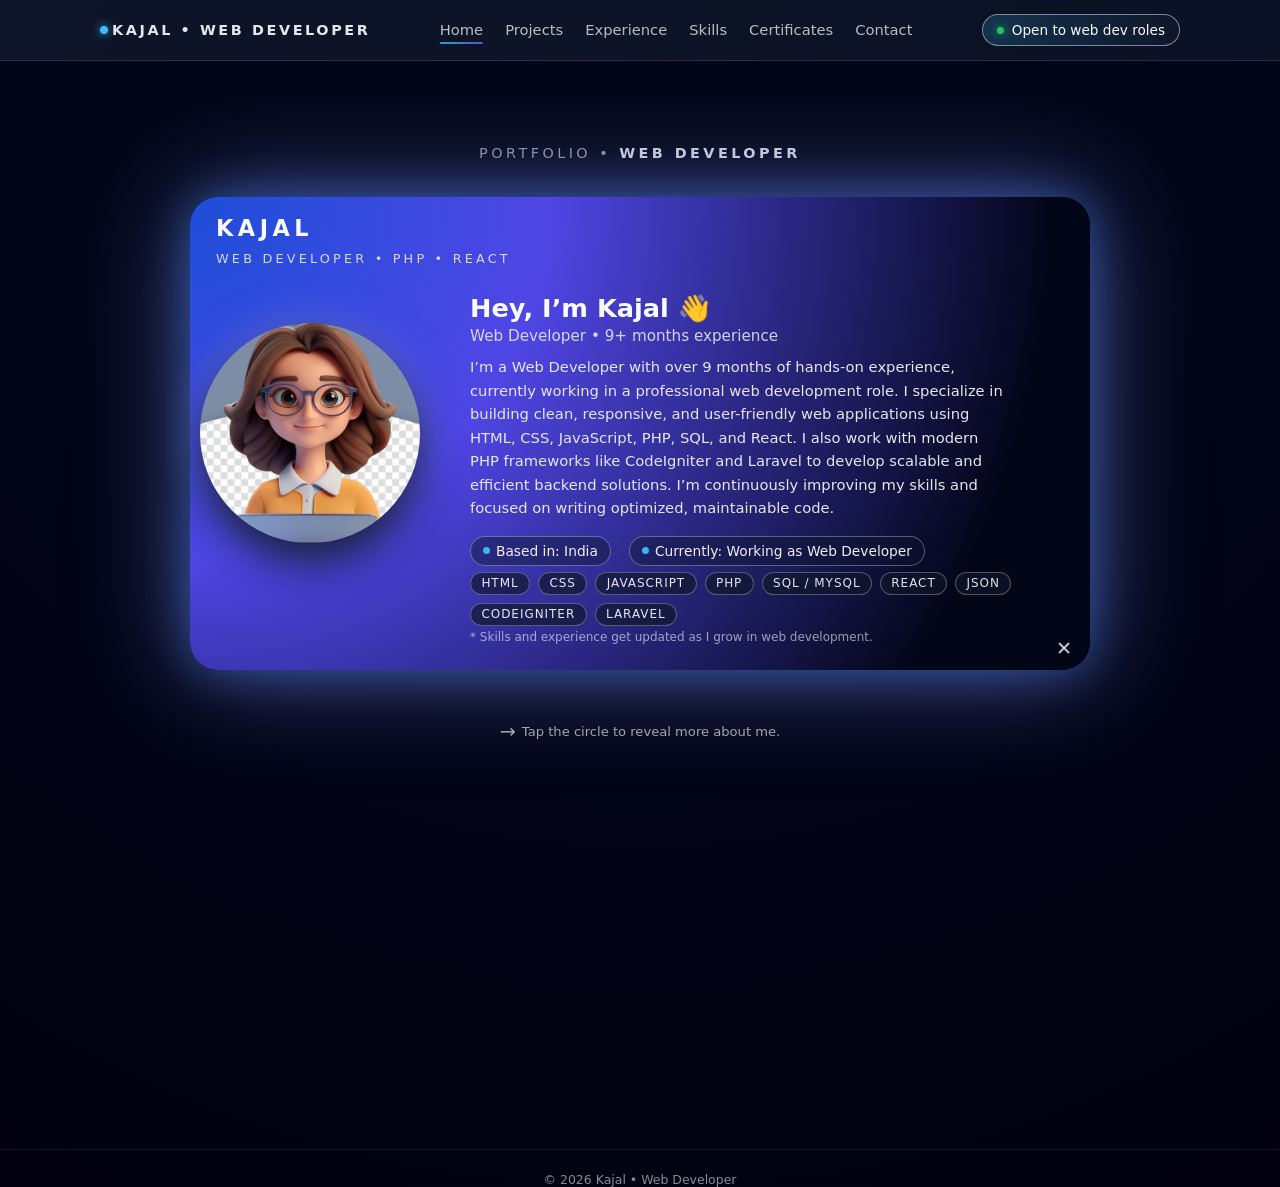
<file: index.html>
<!DOCTYPE html>
<html lang="en">
<head>
  <meta charset="UTF-8" />
  <title>Kajal • Web Developer</title>
  <meta name="viewport" content="width=device-width, initial-scale=1" />

  <!-- CSS -->
  <link rel="stylesheet" href="style.css" />

  <!-- Google Font -->
  <link href="https://fonts.googleapis.com/css2?family=Poppins:wght@300;400;600&display=swap" rel="stylesheet">
</head>

<body>

  <!-- HEADER -->
  <div id="site-header"></div>

  <main id="top" class="page-shell">

    <!-- HERO -->
    <section class="hero">
      <div class="hero-inner">

        <div class="hero-text-top" id="heroTopText"></div>

        <div class="resume-shell">
          
          <div class="resume-card open" id="resumeCard">

            <div class="circle-name" id="circleName"></div>
            <div class="name-tagline" id="nameTagline"></div>

            <!-- IMAGE -->
            <div class="photo-wrap">
              <img id="profilePhoto" src="images/kajal-photo.jpg" alt="Kajal Profile Photo" />
            </div>

            <div class="resume-inner">

              <div class="details">

                <!-- LEFT -->
                <div>
                  <h2 id="heroHeading"></h2>
                  <div class="role" id="heroRole"></div>
                  <p class="about" id="heroAbout"></p>

                 <button class="read-more-btn" id="readMoreBtn">More</button>
                </div>

                <!-- RIGHT -->
                <div>

                  <div class="details-row">
                    <div class="chip">
                      <span class="chip-dot"></span>
                      <span id="chipLocation"></span>
                    </div>

                    <div class="chip">
                      <span class="chip-dot"></span>
                      <span id="chipStatus"></span>
                    </div>
                  </div>

                  <div class="skills-inline" id="heroSkillsInline"></div>

                  <p class="hint-text">
                    * Skills and experience get updated as I grow in web development.
                  </p>

                </div>
              </div>

            </div>

            <!-- CLICK HINT -->
            <div class="click-hint click-hint-open">
              <span>⬤</span>
            </div>

            <div class="click-hint click-hint-close">
              <span>✕</span>
            </div>

          </div>
        </div>

        <div class="hero-hint">
          <span>→</span> Tap the circle to reveal more about me.
        </div>

      </div>
    </section>

  </main>

  <!-- FOOTER -->
  <div id="site-footer"></div>

  <!-- JS -->
  <script src="data.js"></script>
  <script src="main.js"></script>

</body>
</html>
</file>
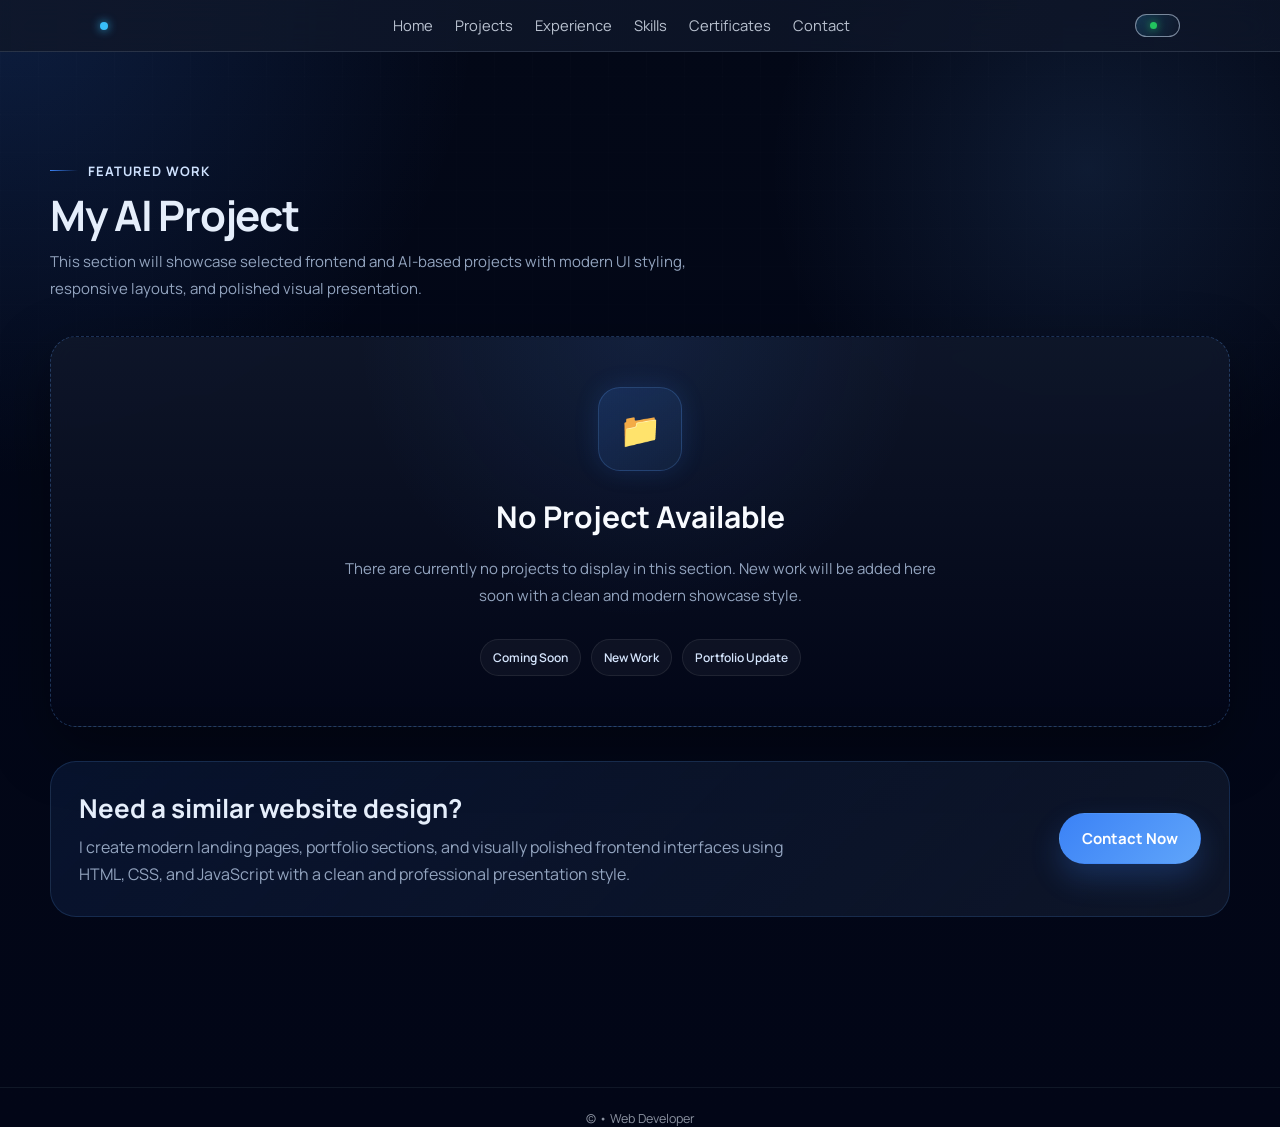
<file: auth-ui-dashboard.html>
<!DOCTYPE html>
<html lang="en">
<head>
  <meta charset="UTF-8" />
  <meta name="viewport" content="width=device-width, initial-scale=1.0" />
  <title>Kajal | Projects Showcase</title>

  <link rel="preconnect" href="https://fonts.googleapis.com">
  <link rel="preconnect" href="https://fonts.gstatic.com" crossorigin>
  <link href="https://fonts.googleapis.com/css2?family=Manrope:wght@300;400;500;600;700;800&display=swap" rel="stylesheet">
  <link rel="stylesheet" href="style.css" />

  <style>
    :root{
      --bg:#020617;
      --bg2:#071225;
      --panel:rgba(15,23,42,0.78);
      --panel-2:rgba(30,41,59,0.72);
      --line:rgba(255,255,255,0.08);
      --line-strong:rgba(59,130,246,0.28);
      --text:#e5eefb;
      --muted:#93a4bf;
      --accent:#3b82f6;
      --accent-2:#60a5fa;
      --glow:0 0 30px rgba(59,130,246,0.28);
      --shadow:0 20px 60px rgba(0,0,0,0.35);
      --radius:24px;
      --radius-sm:18px;
      --container:1180px;
    }

    *{
      margin:0;
      padding:0;
      box-sizing:border-box;
      font-family:'Manrope',sans-serif;
    }

    html{
      scroll-behavior:smooth;
    }

    body{
      background:
        radial-gradient(circle at top left, rgba(59,130,246,0.18), transparent 28%),
        radial-gradient(circle at 85% 15%, rgba(96,165,250,0.12), transparent 22%),
        linear-gradient(180deg, #030817 0%, #020617 100%);
      color:var(--text);
      overflow-x:hidden;
    }

    a{
      text-decoration:none;
      color:inherit;
    }

    .projects-page{
      position:relative;
      min-height:100vh;
    }

    .projects-page::before{
      content:"";
      position:fixed;
      inset:0;
      background-image:
        linear-gradient(rgba(255,255,255,0.02) 1px, transparent 1px),
        linear-gradient(90deg, rgba(255,255,255,0.02) 1px, transparent 1px);
      background-size:38px 38px;
      pointer-events:none;
      mask-image:linear-gradient(to bottom, rgba(0,0,0,0.55), transparent 92%);
      z-index:0;
    }

    .container{
      width:min(var(--container), calc(100% - 32px));
      margin:auto;
      position:relative;
      z-index:1;
    }

    .section-space{
      padding:90px 0;
    }

    .hero{
      padding:60px 0 40px;
    }

    .hero-wrap{
      display:grid;
      grid-template-columns:1.15fr .85fr;
      gap:28px;
      align-items:stretch;
    }

    .hero-main,
    .hero-side{
      background:linear-gradient(180deg, rgba(15,23,42,0.9), rgba(2,6,23,0.82));
      border:1px solid var(--line);
      border-radius:30px;
      box-shadow:var(--shadow);
      position:relative;
      overflow:hidden;
    }

    .hero-main{
      padding:52px;
    }

    .hero-main::before{
      content:"";
      position:absolute;
      width:260px;
      height:260px;
      border-radius:50%;
      background:radial-gradient(circle, rgba(59,130,246,0.24), transparent 70%);
      top:-80px;
      right:-80px;
      pointer-events:none;
    }

    .eyebrow{
      display:inline-flex;
      align-items:center;
      gap:10px;
      padding:10px 16px;
      border:1px solid rgba(96,165,250,0.18);
      background:rgba(59,130,246,0.08);
      border-radius:999px;
      color:#c7dcff;
      font-size:13px;
      font-weight:700;
      letter-spacing:.08em;
      text-transform:uppercase;
      margin-bottom:24px;
    }

    .eyebrow-dot{
      width:9px;
      height:9px;
      border-radius:50%;
      background:linear-gradient(135deg, var(--accent), #93c5fd);
      box-shadow:0 0 14px rgba(59,130,246,0.8);
    }

    .hero-main h1{
      font-size:clamp(34px, 5vw, 58px);
      line-height:1.05;
      margin-bottom:18px;
      font-weight:800;
      letter-spacing:-0.03em;
    }

    .hero-main h1 .accent{
      color:#7dc1ff;
      text-shadow:0 0 18px rgba(96,165,250,0.28);
    }

    .hero-main p{
      font-size:17px;
      line-height:1.8;
      color:var(--muted);
      max-width:700px;
      margin-bottom:30px;
    }

    .hero-actions{
      display:flex;
      flex-wrap:wrap;
      gap:14px;
      margin-bottom:34px;
    }

    .btn{
      display:inline-flex;
      align-items:center;
      justify-content:center;
      gap:10px;
      padding:14px 22px;
      border-radius:999px;
      font-weight:700;
      font-size:15px;
      transition:.3s ease;
      border:1px solid transparent;
      cursor:pointer;
    }

    .btn-primary{
      background:linear-gradient(135deg, var(--accent), var(--accent-2));
      color:#fff;
      box-shadow:0 14px 30px rgba(59,130,246,0.24);
    }

    .btn-primary:hover{
      transform:translateY(-3px);
      box-shadow:0 18px 36px rgba(59,130,246,0.35);
    }

    .btn-secondary{
      background:rgba(255,255,255,0.03);
      color:var(--text);
      border-color:rgba(255,255,255,0.1);
    }

    .btn-secondary:hover{
      transform:translateY(-3px);
      border-color:rgba(96,165,250,0.4);
      box-shadow:var(--glow);
    }

    .hero-stats{
      display:grid;
      grid-template-columns:repeat(3, 1fr);
      gap:16px;
    }

    .stat{
      padding:18px;
      border-radius:18px;
      background:rgba(255,255,255,0.03);
      border:1px solid rgba(255,255,255,0.06);
      backdrop-filter:blur(8px);
    }

    .stat h3{
      font-size:28px;
      font-weight:800;
      margin-bottom:6px;
    }

    .stat p{
      margin:0;
      font-size:13px;
      line-height:1.5;
      color:var(--muted);
    }

    .hero-side{
      padding:28px;
      display:flex;
      flex-direction:column;
      justify-content:space-between;
      gap:18px;
      min-height:100%;
    }

    .preview-card{
      flex:1;
      min-height:180px;
      border-radius:24px;
      background:
        linear-gradient(160deg, rgba(59,130,246,0.16), rgba(15,23,42,0.88)),
        linear-gradient(180deg, rgba(255,255,255,0.03), rgba(255,255,255,0.01));
      border:1px solid rgba(96,165,250,0.16);
      padding:24px;
      position:relative;
      overflow:hidden;
    }

    .preview-card::before{
      content:"";
      position:absolute;
      width:220px;
      height:220px;
      right:-60px;
      bottom:-70px;
      border-radius:50%;
      background:radial-gradient(circle, rgba(59,130,246,0.28), transparent 70%);
    }

    .preview-badge{
      display:inline-block;
      padding:8px 14px;
      border-radius:999px;
      background:rgba(255,255,255,0.08);
      border:1px solid rgba(255,255,255,0.08);
      font-size:12px;
      color:#d9e9ff;
      margin-bottom:18px;
      font-weight:700;
    }

    .preview-card h3{
      font-size:28px;
      line-height:1.2;
      margin-bottom:12px;
      max-width:280px;
    }

    .preview-card p{
      color:var(--muted);
      line-height:1.7;
      max-width:300px;
      font-size:14px;
    }

    .mini-list{
      display:grid;
      gap:12px;
    }

    .mini-item{
      display:flex;
      align-items:flex-start;
      gap:12px;
      padding:14px 15px;
      border-radius:18px;
      background:rgba(255,255,255,0.035);
      border:1px solid rgba(255,255,255,0.06);
    }

    .mini-icon{
      width:40px;
      height:40px;
      border-radius:12px;
      display:flex;
      align-items:center;
      justify-content:center;
      background:rgba(59,130,246,0.12);
      border:1px solid rgba(59,130,246,0.2);
      font-size:18px;
      flex-shrink:0;
    }

    .mini-item h4{
      font-size:15px;
      margin-bottom:4px;
    }

    .mini-item p{
      font-size:13px;
      color:var(--muted);
      line-height:1.6;
    }

    .section-head{
      display:flex;
      justify-content:space-between;
      align-items:end;
      gap:20px;
      margin-bottom:34px;
      flex-wrap:wrap;
    }

    .section-head h2{
      font-size:clamp(28px, 4vw, 42px);
      line-height:1.1;
      margin-bottom:10px;
      letter-spacing:-0.03em;
    }

    .section-head p{
      color:var(--muted);
      max-width:640px;
      line-height:1.8;
      font-size:15px;
    }

    .section-tag{
      display:inline-flex;
      align-items:center;
      gap:10px;
      color:#cfe2ff;
      font-weight:700;
      font-size:13px;
      letter-spacing:.08em;
      text-transform:uppercase;
      margin-bottom:12px;
    }

    .section-tag span{
      width:28px;
      height:1px;
      background:linear-gradient(90deg, var(--accent), transparent);
      display:inline-block;
    }

    .projects-grid{
      display:grid;
      grid-template-columns:repeat(3, 1fr);
      gap:24px;
    }

    .project-card{
      position:relative;
      padding:24px;
      border-radius:26px;
      background:linear-gradient(180deg, rgba(15,23,42,0.9), rgba(2,6,23,0.92));
      border:1px solid rgba(255,255,255,0.08);
      box-shadow:var(--shadow);
      transition:transform .35s ease, box-shadow .35s ease, border-color .35s ease;
      overflow:hidden;
      display:flex;
      flex-direction:column;
      min-height:100%;
    }

    .project-card::before{
      content:"";
      position:absolute;
      inset:0;
      background:linear-gradient(180deg, rgba(96,165,250,0.08), transparent 38%);
      opacity:0;
      transition:.35s ease;
      pointer-events:none;
    }

    .project-card:hover{
      transform:translateY(-8px);
      border-color:var(--line-strong);
      box-shadow:0 22px 60px rgba(10,20,40,0.55), 0 0 0 1px rgba(59,130,246,0.1);
    }

    .project-card:hover::before{
      opacity:1;
    }

    .project-top{
      display:flex;
      justify-content:space-between;
      align-items:flex-start;
      gap:14px;
      margin-bottom:18px;
    }

    .project-icon{
      width:58px;
      height:58px;
      border-radius:18px;
      display:flex;
      align-items:center;
      justify-content:center;
      font-size:24px;
      background:linear-gradient(135deg, rgba(59,130,246,0.2), rgba(96,165,250,0.07));
      border:1px solid rgba(96,165,250,0.16);
      box-shadow:inset 0 1px 0 rgba(255,255,255,0.04);
      flex-shrink:0;
    }

    .project-label{
      padding:8px 12px;
      border-radius:999px;
      font-size:12px;
      font-weight:700;
      color:#d7e8ff;
      border:1px solid rgba(255,255,255,0.08);
      background:rgba(255,255,255,0.04);
      white-space:nowrap;
    }

    .project-card h3{
      font-size:24px;
      margin-bottom:12px;
      line-height:1.2;
    }

    .project-card p{
      color:var(--muted);
      line-height:1.8;
      font-size:14px;
      margin-bottom:18px;
    }

    .tech-list{
      display:flex;
      flex-wrap:wrap;
      gap:10px;
      margin-bottom:22px;
    }

    .tech-list span{
      padding:9px 12px;
      border-radius:999px;
      background:rgba(255,255,255,0.04);
      border:1px solid rgba(255,255,255,0.08);
      color:#d5e5fd;
      font-size:12px;
      font-weight:600;
    }

    .project-features{
      display:grid;
      gap:10px;
      margin-bottom:24px;
    }

    .project-features li{
      list-style:none;
      position:relative;
      padding-left:24px;
      color:#c1d3ec;
      font-size:14px;
      line-height:1.6;
    }

    .project-features li::before{
      content:"";
      position:absolute;
      left:0;
      top:9px;
      width:10px;
      height:10px;
      border-radius:50%;
      background:linear-gradient(135deg, var(--accent), #93c5fd);
      box-shadow:0 0 14px rgba(59,130,246,0.65);
    }

    .project-actions{
      display:flex;
      gap:12px;
      flex-wrap:wrap;
      margin-top:auto;
    }

    .project-actions .btn{
      flex:1;
      min-width:140px;
    }

    .bottom-cta{
      margin-top:34px;
      padding:28px;
      border-radius:26px;
      background:linear-gradient(135deg, rgba(59,130,246,0.1), rgba(15,23,42,0.88));
      border:1px solid rgba(96,165,250,0.16);
      display:flex;
      justify-content:space-between;
      align-items:center;
      gap:20px;
      flex-wrap:wrap;
    }

    .bottom-cta h3{
      font-size:26px;
      margin-bottom:8px;
    }

    .bottom-cta p{
      color:var(--muted);
      line-height:1.7;
      max-width:720px;
    }

    .reveal{
      opacity:0;
      transform:translateY(35px);
      transition:all .75s ease;
    }

    .reveal.active{
      opacity:1;
      transform:translateY(0);
    }

    @media (max-width: 1100px){
      .hero-wrap{
        grid-template-columns:1fr;
      }

      .projects-grid{
        grid-template-columns:repeat(2, 1fr);
      }
    }

    @media (max-width: 768px){
      .section-space{
        padding:70px 0;
      }

      .hero{
        padding-top:35px;
      }

      .hero-main,
      .hero-side{
        border-radius:24px;
      }

      .hero-main{
        padding:28px 22px;
      }

      .hero-side{
        padding:20px;
      }

      .hero-main h1{
        font-size:34px;
      }

      .hero-stats{
        grid-template-columns:1fr;
      }

      .projects-grid{
        grid-template-columns:1fr;
      }

      .project-card{
        padding:20px;
      }

      .bottom-cta{
        padding:22px 18px;
      }

      .bottom-cta h3{
        font-size:22px;
      }
    }

      .no-project-grid{
    display:grid;
    grid-template-columns:1fr;
  }

  .no-project-card{
    min-height:340px;
    display:flex;
    flex-direction:column;
    align-items:center;
    justify-content:center;
    text-align:center;
    padding:50px 24px;
    border:1px dashed rgba(96,165,250,0.28);
    background:
      radial-gradient(circle at top, rgba(59,130,246,0.10), transparent 40%),
      linear-gradient(180deg, rgba(15,23,42,0.92), rgba(2,6,23,0.96));
  }

  .no-project-icon{
    width:84px;
    height:84px;
    border-radius:22px;
    display:flex;
    align-items:center;
    justify-content:center;
    font-size:34px;
    margin-bottom:20px;
    background:linear-gradient(135deg, rgba(59,130,246,0.18), rgba(96,165,250,0.08));
    border:1px solid rgba(96,165,250,0.22);
    box-shadow:0 0 24px rgba(59,130,246,0.16);
  }

  .no-project-card h3{
    font-size:30px;
    margin-bottom:12px;
    line-height:1.2;
    color:#f8fbff;
  }

  .no-project-card p{
    max-width:620px;
    margin:0 auto 22px;
    color:var(--muted);
    line-height:1.8;
    font-size:15px;
  }

  .no-project-card .tech-list{
    justify-content:center;
    margin-bottom:0;
  }

  @media (max-width:768px){
    .no-project-card{
      min-height:280px;
      padding:36px 18px;
    }

    .no-project-card h3{
      font-size:24px;
    }

    .no-project-icon{
      width:72px;
      height:72px;
      font-size:28px;
    }
  }
  </style>
</head>
<body>

  <!-- Existing Header -->
  <div id="site-header"></div>
<main class="projects-page">

 <section class="section-space" id="projects">
  <div class="container">
    <div class="section-head reveal">
      <div>
        <div class="section-tag"><span></span> Featured Work</div>
        <h2>My AI Project</h2>
        <p>
          This section will showcase selected frontend and AI-based projects with modern UI styling,
          responsive layouts, and polished visual presentation.
        </p>
      </div>
    </div>

    <div class="projects-grid no-project-grid">
      <div class="project-card no-project-card reveal">
        <div class="no-project-icon">📁</div>
        <h3>No Project Available</h3>
        <p>
          There are currently no projects to display in this section.
          New work will be added here soon with a clean and modern showcase style.
        </p>

        <div class="tech-list">
          <span>Coming Soon</span>
          <span>New Work</span>
          <span>Portfolio Update</span>
        </div>
      </div>
    </div>

    <div class="bottom-cta reveal" id="contact">
      <div>
        <h3>Need a similar website design?</h3>
        <p>
          I create modern landing pages, portfolio sections, and visually polished frontend interfaces
          using HTML, CSS, and JavaScript with a clean and professional presentation style.
        </p>
      </div>
      <a href="contact.html" class="btn btn-primary">Contact Now</a>
    </div>
  </div>
</section>

</main>    

  <!-- Existing Footer -->
  <div id="site-footer"></div>

  <script>
    async function loadInclude(selector, paths) {
      const el = document.querySelector(selector);
      if (!el) return;

      for (const path of paths) {
        try {
          const res = await fetch(path);
          if (!res.ok) continue;
          const html = await res.text();
          if (html.trim()) {
            el.innerHTML = html;
            return;
          }
        } catch (err) {
          console.log("Include load failed:", path);
        }
      }
    }

    async function initIncludes() {
      await loadInclude("#site-header", [
        "header.html",
        "./header.html",
        "includes/header.html",
        "./includes/header.html"
      ]);

      await loadInclude("#site-footer", [
        "footer.html",
        "./footer.html",
        "includes/footer.html",
        "./includes/footer.html"
      ]);
    }

    function initReveal() {
      const reveals = document.querySelectorAll('.reveal');

      const revealOnScroll = () => {
        reveals.forEach((el) => {
          const top = el.getBoundingClientRect().top;
          if (top < window.innerHeight - 80) {
            el.classList.add('active');
          }
        });
      };

      window.addEventListener('scroll', revealOnScroll);
      window.addEventListener('load', revealOnScroll);
      revealOnScroll();
    }

    document.querySelectorAll('a[href^="#"]').forEach(anchor => {
      anchor.addEventListener('click', function(e) {
        const target = document.querySelector(this.getAttribute('href'));
        if(target){
          e.preventDefault();
          target.scrollIntoView({ behavior: 'smooth' });
        }
      });
    });

    document.addEventListener("DOMContentLoaded", async function () {
      await initIncludes();
      initReveal();
    });
  </script>
</body>
</html>
</file>
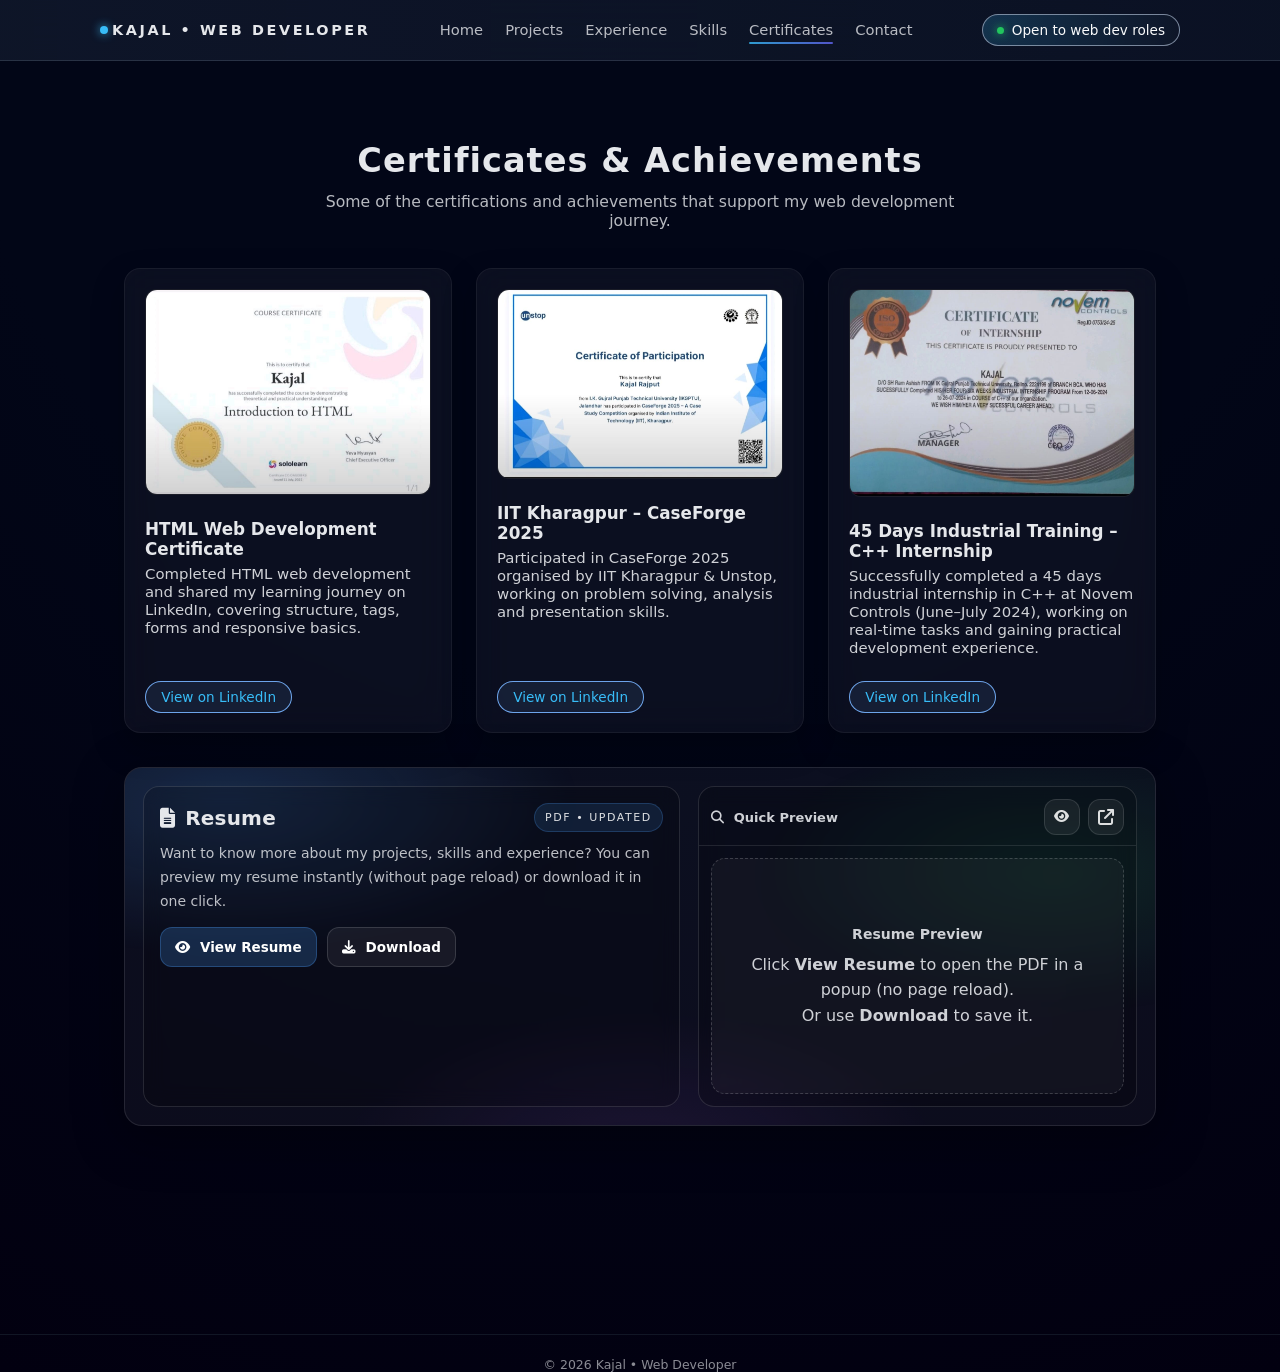
<file: certificates.html>
<!DOCTYPE html>
<html lang="en">
<head>
  <meta charset="UTF-8" />
  <title>Kajal • Certificates & Achievements</title>
  <meta name="viewport" content="width=device-width, initial-scale=1" />
  <link rel="stylesheet" href="style.css" />

  <!-- Icons -->
  <link
    rel="stylesheet"
    href="https://cdnjs.cloudflare.com/ajax/libs/font-awesome/6.5.1/css/all.min.css"
    integrity="sha512-DTOQO9RWCH3ppGqcWaEA1BIZOC6xxalwEsw9c2QQeAIftl+Vegovlnee1c9QX4TctnWMn13TZye+giMm8e2LwA=="
    crossorigin="anonymous"
    referrerpolicy="no-referrer"
  />

  <!-- ✅ Page-only CSS (Modern Resume Section + Modal) -->
  <style>
    .resume-section{ margin-top: 34px; }

    .resume-pro{
      border-radius: 18px;
      background: rgba(255,255,255,.045);
      border: 1px solid rgba(255,255,255,.10);
      box-shadow: 0 12px 50px rgba(0,0,0,.35);
      overflow: hidden;
      position: relative;
    }

    .resume-pro::before{
      content:"";
      position:absolute;
      inset:-2px;
      background:
        radial-gradient(600px 260px at 10% 10%, rgba(78,161,255,.22), transparent 60%),
        radial-gradient(520px 240px at 90% 30%, rgba(34,197,94,.14), transparent 60%),
        radial-gradient(520px 260px at 50% 110%, rgba(168,85,247,.12), transparent 60%);
      opacity:.85;
      pointer-events:none;
    }

    .resume-pro-inner{
      position: relative;
      z-index: 1;
      display: grid;
      grid-template-columns: 1.1fr .9fr;
      gap: 18px;
      padding: 18px;
      align-items: stretch;
    }

    .resume-left{
      border-radius: 16px;
      padding: 16px;
      border: 1px solid rgba(255,255,255,.12);
      background: rgba(0,0,0,.18);
      backdrop-filter: blur(10px);
    }

    .resume-title-row{
      display:flex;
      align-items:center;
      justify-content: space-between;
      gap: 12px;
      flex-wrap: wrap;
      margin-bottom: 10px;
    }

    .resume-title{
      margin:0;
      font-size: 20px;
      letter-spacing: .2px;
      display:flex;
      align-items:center;
      gap: 10px;
    }

    .resume-badge{
      font-size: 11px;
      letter-spacing: .14em;
      text-transform: uppercase;
      padding: 7px 10px;
      border-radius: 999px;
      background: rgba(78,161,255,.12);
      border: 1px solid rgba(78,161,255,.22);
      color: rgba(255,255,255,.86);
      white-space: nowrap;
    }

    .resume-sub{
      margin: 0;
      opacity: .82;
      line-height: 1.7;
      font-size: 14px;
      max-width: 720px;
    }

    .resume-actions{
      display:flex;
      gap: 10px;
      flex-wrap: wrap;
      margin-top: 14px;
    }

    .rbtn{
      display:inline-flex;
      align-items:center;
      justify-content:center;
      gap: 10px;
      padding: 11px 14px;
      border-radius: 12px;
      border: 1px solid rgba(255,255,255,.14);
      background: rgba(255,255,255,.06);
      color: #fff;
      text-decoration:none;
      transition: .2s ease;
      font-weight: 700;
      font-size: 13.5px;
      cursor: pointer;
      user-select: none;
    }
    .rbtn:hover{ background: rgba(255,255,255,.09); transform: translateY(-1px); }

    .rbtn.primary{
      background: rgba(78,161,255,.20);
      border: 1px solid rgba(78,161,255,.28);
    }
    .rbtn.primary:hover{ background: rgba(78,161,255,.26); }

    .resume-right{
      border-radius: 16px;
      border: 1px solid rgba(255,255,255,.12);
      background: rgba(0,0,0,.18);
      backdrop-filter: blur(10px);
      overflow: hidden;
      display:flex;
      flex-direction: column;
    }

    .resume-preview-top{
      padding: 12px 12px 10px;
      display:flex;
      align-items:center;
      justify-content: space-between;
      gap: 10px;
      border-bottom: 1px solid rgba(255,255,255,.10);
    }

    .preview-label{
      display:flex;
      align-items:center;
      gap: 10px;
      font-weight: 700;
      font-size: 13px;
      opacity: .9;
    }

    .preview-mini-actions{
      display:flex;
      gap: 8px;
      align-items:center;
      flex-wrap: wrap;
    }

    .mini{
      width: 36px;
      height: 36px;
      border-radius: 12px;
      border: 1px solid rgba(255,255,255,.12);
      background: rgba(255,255,255,.06);
      color: rgba(255,255,255,.86);
      display:flex;
      align-items:center;
      justify-content:center;
      cursor:pointer;
      transition:.2s ease;
      text-decoration: none;
    }
    .mini:hover{ background: rgba(255,255,255,.09); transform: translateY(-1px); }

    .resume-thumb{
      flex: 1;
      display:flex;
      align-items:center;
      justify-content:center;
      padding: 12px;
      min-height: 260px;
    }

    .resume-thumb-box{
      width: 100%;
      height: 100%;
      border-radius: 14px;
      border: 1px dashed rgba(255,255,255,.20);
      background: rgba(255,255,255,.04);
      display:flex;
      align-items:center;
      justify-content:center;
      text-align:center;
      padding: 18px;
      line-height: 1.6;
      opacity: .9;
    }

    .resume-thumb-box strong{
      display:block;
      font-size: 14px;
      margin-bottom: 6px;
    }

    /* Responsive */
    @media (max-width: 980px){
      .resume-pro-inner{ grid-template-columns: 1fr; }
      .resume-thumb{ min-height: 220px; }
    }

    /* ✅ Modal */
    .rmodal{
      position: fixed;
      inset: 0;
      display: none;
      align-items: center;
      justify-content: center;
      padding: 16px;
      z-index: 9999;
      background: rgba(0,0,0,.60);
      backdrop-filter: blur(6px);
    }
    .rmodal.show{ display:flex; }

    .rmodal-card{
      width: min(980px, 100%);
      height: min(82vh, 720px);
      border-radius: 18px;
      border: 1px solid rgba(255,255,255,.14);
      background: rgba(10, 14, 25, .92);
      box-shadow: 0 18px 60px rgba(0,0,0,.45);
      overflow: hidden;
      display:flex;
      flex-direction: column;
      transform: translateY(10px);
      animation: rPop .18s ease-out forwards;
    }
    @keyframes rPop { to{ transform: translateY(0); } }

    .rmodal-bar{
      padding: 10px 12px;
      border-bottom: 1px solid rgba(255,255,255,.10);
      display:flex;
      align-items:center;
      justify-content: space-between;
      gap: 10px;
    }

    .rmodal-title{
      display:flex;
      align-items:center;
      gap: 10px;
      font-weight: 800;
      font-size: 14px;
      letter-spacing: .2px;
      opacity: .92;
    }

    .rmodal-actions{
      display:flex;
      gap: 8px;
      align-items:center;
      flex-wrap: wrap;
    }

    .rclose{
      width: 38px;
      height: 38px;
      border-radius: 12px;
      border: 1px solid rgba(255,255,255,.12);
      background: rgba(255,255,255,.06);
      color: rgba(255,255,255,.86);
      cursor: pointer;
      transition: .2s ease;
    }
    .rclose:hover{ background: rgba(255,255,255,.09); transform: translateY(-1px); }

    .rmodal-body{
      flex: 1;
      background: rgba(255,255,255,.03);
    }
    .rframe{
      width: 100%;
      height: 100%;
      border: 0;
    }
  </style>
</head>
<body>

  <div id="site-header"></div>

  <main class="page-shell">
    <section class="certs-section">
      <div class="certs-header">
        <h2 class="section-heading">Certificates & Achievements</h2>
        <p class="section-sub" id="certsSub">
          Some of the certifications and achievements that support my web development journey.
        </p>
      </div>

      <div class="certs-grid">
        <!-- 1st certificate -->
        <article class="cert-card">
          <div class="cert-thumb-wrap" data-cert="1">
            <img src="images/cert1-html.jpg" alt="HTML Web Development Certificate" class="cert-thumb-img" />
          </div>

          <div class="cert-text">
            <h3 class="cert-title">HTML Web Development Certificate</h3>
            <p class="cert-summary">
              Completed HTML web development and shared my learning journey on LinkedIn,
              covering structure, tags, forms and responsive basics.
            </p>
          </div>

          <div class="cert-footer">
            <a class="cert-link"
              href="https://www.linkedin.com/posts/kajal-rajput-43abb62a8_html-webdevelopment-learningjourney-activity-7352191743993241600-Fq-_?utm_source=social_share_send&utm_medium=android_app&rcm=ACoAAEo3ae4BJOf75MCD1r3KcTUq-Vl4H8wYU6E&utm_campaign=whatsapp"
              target="_blank" rel="noopener noreferrer">
              View on LinkedIn
            </a>
          </div>
        </article>

        <!-- 2nd certificate -->
        <article class="cert-card">
          <div class="cert-thumb-wrap" data-cert="2">
            <img src="images/cert2-iit-caseforge.jpg" alt="IIT Kharagpur – CaseForge 2025 Certificate" class="cert-thumb-img" />
          </div>

          <div class="cert-text">
            <h3 class="cert-title">IIT Kharagpur – CaseForge 2025</h3>
            <p class="cert-summary">
              Participated in CaseForge 2025 organised by IIT Kharagpur &amp; Unstop,
              working on problem solving, analysis and presentation skills.
            </p>
          </div>

          <div class="cert-footer">
            <a class="cert-link"
              href="https://www.linkedin.com/posts/kajal-rajput-43abb62a8_iitkharagpur-caseforge2025-unstop-activity-7380932931843887104-rFNE?utm_source=social_share_send&utm_medium=android_app&rcm=ACoAAEo3ae4BJOf75MCD1r3KcTUq-Vl4H8wYU6E&utm_campaign=whatsapp"
              target="_blank" rel="noopener noreferrer">
              View on LinkedIn
            </a>
          </div>
        </article>

        <!-- 3rd certificate -->
        <article class="cert-card">
          <div class="cert-thumb-wrap" data-cert="3">
            <img src="images/cert3-internship-novem.jpg" alt="Novem Controls Industrial Internship Certificate" class="cert-thumb-img" />
          </div>

          <div class="cert-text">
            <h3 class="cert-title">45 Days Industrial Training – C++ Internship</h3>
            <p class="cert-summary">
              Successfully completed a 45 days industrial internship in C++ at Novem Controls
              (June–July 2024), working on real-time tasks and gaining practical development
              experience.
            </p>
          </div>

          <div class="cert-footer">
            <a class="cert-link"
              href="https://www.linkedin.com/posts/kajal-rajput-43abb62a8_im-happy-to-share-that-ive-obtained-a-new-activity-7340979758345723905-ZhxR?utm_source=social_share_send&utm_medium=android_app&rcm=ACoAAEo3ae4BJOf75MCD1r3KcTUq-Vl4H8wYU6E&utm_campaign=whatsapp"
              target="_blank" rel="noopener noreferrer">
              View on LinkedIn
            </a>
          </div>
        </article>
      </div>

      <!-- ✅ MODERN RESUME SECTION -->
      <section class="resume-section">
        <div class="resume-pro">
          <div class="resume-pro-inner">

            <!-- Left: Content -->
            <div class="resume-left">
              <div class="resume-title-row">
                <h3 class="resume-title">
                  <i class="fa-solid fa-file-lines"></i> Resume
                </h3>
                <span class="resume-badge">PDF • Updated</span>
              </div>

              <p class="resume-sub">
                Want to know more about my projects, skills and experience?
                You can preview my resume instantly (without page reload) or download it in one click.
              </p>

              <div class="resume-actions">
                <!-- ✅ View Resume (Modal open, no reload) -->
                <button class="rbtn primary" type="button" id="viewResumeBtn">
                  <i class="fa-solid fa-eye"></i> View Resume
                </button>

                <!-- ✅ Download Resume -->
                <a class="rbtn" href="images/resume.pdf" download>
                  <i class="fa-solid fa-download"></i> Download
                </a>
              </div>
            </div>

            <!-- Right: Preview card -->
            <div class="resume-right">
              <div class="resume-preview-top">
                <div class="preview-label">
                  <i class="fa-solid fa-magnifying-glass"></i> Quick Preview
                </div>

                <div class="preview-mini-actions">
                  <!-- view -->
                  <button class="mini" type="button" id="miniViewBtn" title="View Resume">
                    <i class="fa-solid fa-eye"></i>
                  </button>
                  <!-- open new tab -->
                  <a class="mini" href="images/resume.pdf" target="_blank" rel="noopener" title="Open in new tab">
                    <i class="fa-solid fa-arrow-up-right-from-square"></i>
                  </a>
                </div>
              </div>

              <div class="resume-thumb">
                <div class="resume-thumb-box">
                  <div>
                    <strong>Resume Preview</strong>
                    Click <b>View Resume</b> to open the PDF in a popup (no page reload).<br/>
                    Or use <b>Download</b> to save it.
                  </div>
                </div>
              </div>
            </div>

          </div>
        </div>
      </section>

    </section>
  </main>

  <div id="site-footer"></div>

  <!-- ✅ RESUME MODAL (Popup PDF Viewer) -->
  <div class="rmodal" id="resumeModal" aria-hidden="true">
    <div class="rmodal-card" role="dialog" aria-modal="true" aria-label="Resume Viewer">
      <div class="rmodal-bar">
        <div class="rmodal-title">
          <i class="fa-solid fa-file-pdf"></i> Kajal Resume
        </div>

        <div class="rmodal-actions">
          <a class="mini" href="images/resume.pdf" download title="Download">
            <i class="fa-solid fa-download"></i>
          </a>
          <a class="mini" href="images/resume.pdf" target="_blank" rel="noopener" title="Open in new tab">
            <i class="fa-solid fa-arrow-up-right-from-square"></i>
          </a>
          <button class="rclose" id="closeResumeModal" type="button" aria-label="Close">
            <i class="fa-solid fa-xmark"></i>
          </button>
        </div>
      </div>

      <div class="rmodal-body">
        <iframe class="rframe" src="images/resume.pdf" title="Resume PDF"></iframe>
      </div>
    </div>
  </div>

  <script src="data.js"></script>
  <script src="main.js"></script>

  <script>
    function initCertificatesPage() {
      const d = window.portfolioData || {};
      if (d.certificatesSub) {
        const subEl = document.getElementById("certsSub");
        if (subEl) subEl.textContent = d.certificatesSub;
      }

      // Small zoom / popup effect on image click
      document.querySelectorAll(".cert-thumb-wrap").forEach((wrap) => {
        wrap.addEventListener("click", function () {
          this.classList.toggle("cert-thumb-expanded");
        });
      });
    }
    document.addEventListener("DOMContentLoaded", initCertificatesPage);

    // ✅ Resume modal logic (no reload)
    const resumeModal = document.getElementById("resumeModal");
    const openBtns = [document.getElementById("viewResumeBtn"), document.getElementById("miniViewBtn")];
    const closeBtn = document.getElementById("closeResumeModal");

    function openResumeModal(){
      resumeModal.classList.add("show");
      resumeModal.setAttribute("aria-hidden", "false");
      document.body.style.overflow = "hidden";
    }

    function closeResumeModal(){
      resumeModal.classList.remove("show");
      resumeModal.setAttribute("aria-hidden", "true");
      document.body.style.overflow = "";
    }

    openBtns.forEach(btn => btn && btn.addEventListener("click", openResumeModal));
    closeBtn.addEventListener("click", closeResumeModal);

    // click outside to close
    resumeModal.addEventListener("click", (e) => {
      if (e.target === resumeModal) closeResumeModal();
    });

    // ESC to close
    document.addEventListener("keydown", (e) => {
      if (e.key === "Escape" && resumeModal.classList.contains("show")) {
        closeResumeModal();
      }
    });
  </script>
</body>
</html>
</file>
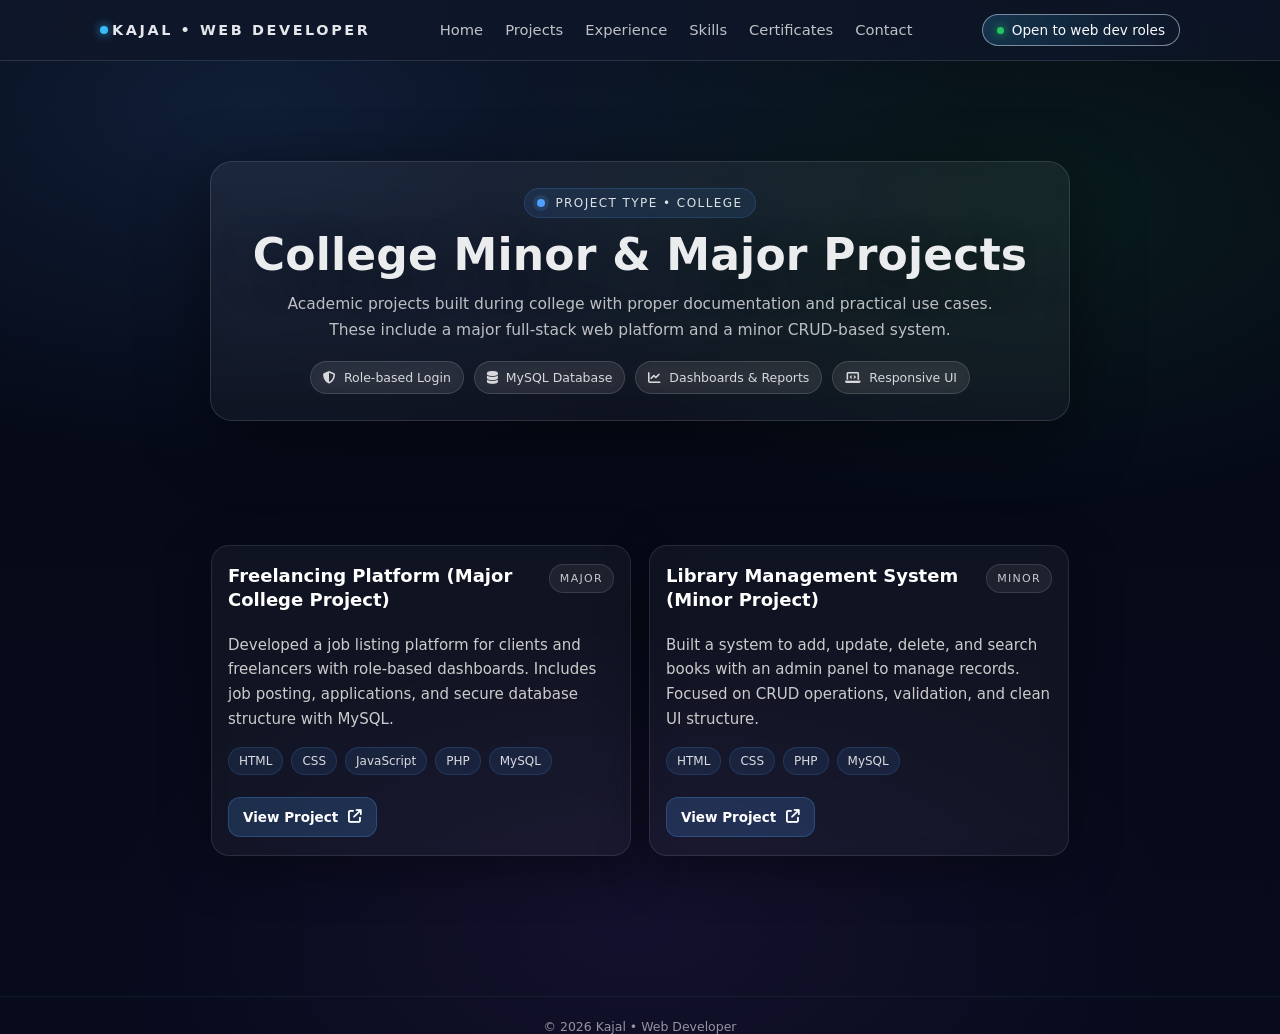
<file: college-projects.html>
<!DOCTYPE html>
<html lang="en">
<head>
  <meta charset="UTF-8" />
  <meta name="viewport" content="width=device-width, initial-scale=1.0" />
  <title>College Minor & Major Projects | Kajal Web Developer</title>

  <!-- Your main site CSS -->
  <link rel="stylesheet" href="style.css" />

  <!-- Icons -->
  <link
    rel="stylesheet"
    href="https://cdnjs.cloudflare.com/ajax/libs/font-awesome/6.5.1/css/all.min.css"
    integrity="sha512-DTOQO9RWCH3ppGqcWaEA1BIZOC6xxalwEsw9c2QQeAIftl+Vegovlnee1c9QX4TctnWMn13TZye+giMm8e2LwA=="
    crossorigin="anonymous"
    referrerpolicy="no-referrer"
  />

  <style>
    :root{
      --bg1:#050814;
      --bg2:#070b1c;
      --glass: rgba(255,255,255,.06);
      --border: rgba(255,255,255,.12);
      --text: rgba(255,255,255,.92);
      --muted: rgba(255,255,255,.72);
      --chip: rgba(255,255,255,.07);
      --chipBorder: rgba(255,255,255,.14);
      --primary: #4ea1ff;
      --shadow: 0 18px 70px rgba(0,0,0,.45);
    }

    body{
      background:
        radial-gradient(1200px 600px at 20% 10%, rgba(78,161,255,.14), transparent 60%),
        radial-gradient(900px 500px at 80% 20%, rgba(34,197,94,.10), transparent 60%),
        radial-gradient(900px 500px at 50% 90%, rgba(168,85,247,.08), transparent 60%),
        linear-gradient(180deg, var(--bg1), var(--bg2));
      color: var(--text);
    }

    .page-shell{
      max-width: 1200px;
      margin: 0 auto;
      padding: 34px 16px 60px;
    }

    .hero-wrap{
      min-height: 420px;
      display:flex;
      align-items:flex-start;
      justify-content:center;
      padding-top: 54px;
      padding-bottom: 40px;
      position: relative;
      overflow:hidden;
    }

    .hero-card{
      width: min(860px, 100%);
      border-radius: 22px;
      background: linear-gradient(180deg, rgba(255,255,255,.06), rgba(255,255,255,.04));
      border: 1px solid var(--border);
      box-shadow: var(--shadow);
      padding: 26px 22px;
      backdrop-filter: blur(10px);
      text-align:center;
    }

    .hero-pill{
      display:inline-flex;
      align-items:center;
      gap: 10px;
      padding: 7px 12px;
      border-radius: 999px;
      background: rgba(78,161,255,.10);
      border: 1px solid rgba(78,161,255,.18);
      color: rgba(255,255,255,.86);
      font-size: 12px;
      letter-spacing: .12em;
      text-transform: uppercase;
      margin-bottom: 12px;
    }
    .hero-pill .dot{
      width: 8px;
      height: 8px;
      border-radius: 50%;
      background: var(--primary);
      box-shadow: 0 0 0 4px rgba(78,161,255,.14);
    }

    .hero-title{
      margin: 0 0 10px;
      font-size: clamp(32px, 4vw, 44px);
      line-height: 1.15;
      letter-spacing: .2px;
      text-shadow: 0 10px 40px rgba(0,0,0,.35);
    }

    .hero-sub{
      margin: 0 auto 18px;
      max-width: 720px;
      color: var(--muted);
      line-height: 1.7;
      font-size: 15.5px;
    }

    .chip-row{
      display:flex;
      flex-wrap: wrap;
      gap: 10px;
      justify-content:center;
      margin-top: 8px;
    }

    .chip{
      display:inline-flex;
      align-items:center;
      gap: 8px;
      padding: 8px 12px;
      border-radius: 999px;
      background: var(--chip);
      border: 1px solid var(--chipBorder);
      color: rgba(255,255,255,.82);
      font-size: 12.5px;
      white-space: nowrap;
    }

    /* ✅ FIX: 2 cards center */
    .projects-grid{
      display: grid;
      grid-template-columns: repeat(2, minmax(0, 420px)); /* 2 equal cards */
      justify-content: center; /* ✅ centers the two cards */
      gap: 18px;
      margin-top: 18px;
    }

    @media (max-width: 980px){
      .projects-grid{
        grid-template-columns: repeat(2, minmax(0, 1fr));
        justify-content: stretch;
      }
    }
    @media (max-width: 640px){
      .projects-grid{ grid-template-columns: 1fr; }
      .hero-wrap{ padding-top: 34px; }
    }

    .project-card{
      border-radius: 18px;
      background: rgba(255,255,255,.045);
      border: 1px solid rgba(255,255,255,.10);
      box-shadow: 0 12px 50px rgba(0,0,0,.35);
      padding: 18px 16px;
      min-height: 210px;
      display:flex;
      flex-direction: column;
      justify-content: space-between;
    }

    .card-top{
      display:flex;
      align-items:flex-start;
      justify-content: space-between;
      gap: 12px;
      margin-bottom: 10px;
    }

    .proj-title{
      margin: 0;
      font-size: 18px;
      line-height: 1.35;
    }

    .proj-type{
      font-size: 11px;
      letter-spacing: .12em;
      text-transform: uppercase;
      padding: 7px 10px;
      border-radius: 999px;
      background: rgba(255,255,255,.06);
      border: 1px solid rgba(255,255,255,.12);
      color: rgba(255,255,255,.76);
      white-space: nowrap;
    }

    .proj-desc{
      margin: 0 0 12px;
      color: rgba(255,255,255,.74);
      line-height: 1.65;
      font-size: 14px;
    }

    .tech-row{
      display:flex;
      flex-wrap: wrap;
      gap: 8px;
      margin-bottom: 14px;
    }

    .tech-badge{
      padding: 6px 10px;
      border-radius: 999px;
      background: rgba(78,161,255,.10);
      border: 1px solid rgba(78,161,255,.16);
      color: rgba(255,255,255,.84);
      font-size: 12px;
    }

    .btn-row{
      display:flex;
      gap: 10px;
      flex-wrap: wrap;
      margin-top: auto;
    }

    .btn{
      display:inline-flex;
      align-items:center;
      gap: 10px;
      padding: 11px 14px;
      border-radius: 12px;
      border: 1px solid rgba(255,255,255,.14);
      background: rgba(255,255,255,.06);
      color: #fff;
      text-decoration:none;
      transition: .2s ease;
      font-weight: 600;
      font-size: 13.5px;
      cursor: pointer;
    }

    .btn:hover{ background: rgba(255,255,255,.09); transform: translateY(-1px); }

    .btn-primary{
      background: rgba(78,161,255,.18);
      border: 1px solid rgba(78,161,255,.26);
    }
    .btn-primary:hover{ background: rgba(78,161,255,.24); }

    .note-line{
      margin-top: 18px;
      color: rgba(255,255,255,.65);
      font-size: 13.5px;
      text-align:center;
      line-height: 1.7;
    }
  </style>
</head>

<body>
  <div id="site-header"></div>

  <main class="page-shell">
    <section class="hero-wrap">
      <div class="hero-card">
        <div class="hero-pill">
          <span class="dot"></span>
          <span>PROJECT TYPE • COLLEGE</span>
        </div>

        <h1 class="hero-title">College Minor & Major Projects</h1>
        <p class="hero-sub">
          Academic projects built during college with proper documentation and practical use cases.
          These include a major full-stack web platform and a minor CRUD-based system.
        </p>

        <div class="chip-row">
          <span class="chip"><i class="fa-solid fa-shield-halved"></i> Role-based Login</span>
          <span class="chip"><i class="fa-solid fa-database"></i> MySQL Database</span>
          <span class="chip"><i class="fa-solid fa-chart-line"></i> Dashboards & Reports</span>
          <span class="chip"><i class="fa-solid fa-laptop-code"></i> Responsive UI</span>
        </div>
      </div>
    </section>

    <!-- ✅ Only 2 cards -->
    <section class="projects-grid">

      <!-- 1) Major Project -->
      <article class="project-card">
        <div>
          <div class="card-top">
            <h3 class="proj-title">Freelancing Platform (Major College Project)</h3>
            <span class="proj-type">Major</span>
          </div>

          <p class="proj-desc">
            Developed a job listing platform for clients and freelancers with role-based dashboards.
            Includes job posting, applications, and secure database structure with MySQL.
          </p>

          <div class="tech-row">
            <span class="tech-badge">HTML</span>
            <span class="tech-badge">CSS</span>
            <span class="tech-badge">JavaScript</span>
            <span class="tech-badge">PHP</span>
            <span class="tech-badge">MySQL</span>
          </div>
        </div>

        <div class="btn-row">
          <!-- ✅ ADD YOUR PROJECT LINK HERE (GitHub Repo or Live Demo) -->
          <a class="btn btn-primary" href="#" target="_blank">
            View Project <i class="fa-solid fa-arrow-up-right-from-square"></i>
          </a>
        </div>
      </article>

      <!-- 2) Minor Project -->
      <article class="project-card">
        <div>
          <div class="card-top">
            <h3 class="proj-title">Library Management System (Minor Project)</h3>
            <span class="proj-type">Minor</span>
          </div>

          <p class="proj-desc">
            Built a system to add, update, delete, and search books with an admin panel to manage records.
            Focused on CRUD operations, validation, and clean UI structure.
          </p>

          <div class="tech-row">
            <span class="tech-badge">HTML</span>
            <span class="tech-badge">CSS</span>
            <span class="tech-badge">PHP</span>
            <span class="tech-badge">MySQL</span>
          </div>
        </div>

        <div class="btn-row">
          <!-- ✅ ADD YOUR PROJECT LINK HERE -->
          <a class="btn btn-primary" href="#" target="_blank">
            View Project <i class="fa-solid fa-arrow-up-right-from-square"></i>
          </a>
        </div>
      </article>

    </section>
  </main>

  <div id="site-footer"></div>

  <script src="data.js"></script>
  <script src="main.js"></script>
</body>
</html>
</file>
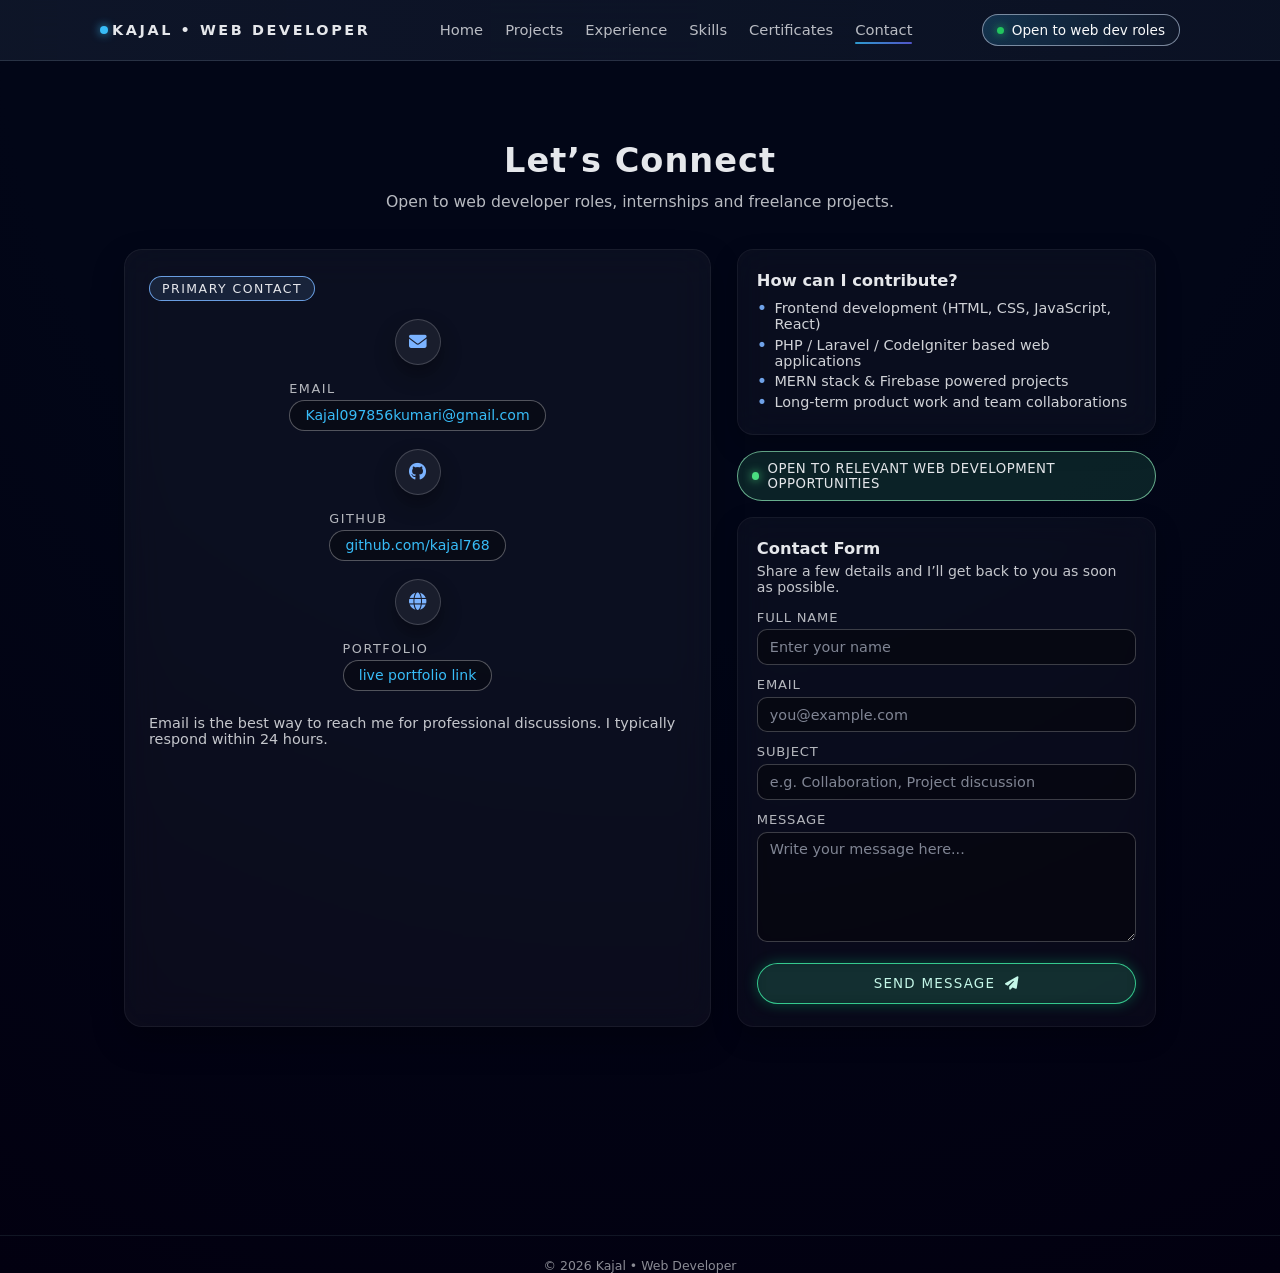
<file: contact.html>
<!DOCTYPE html>
<html lang="en">
<head>
  <meta charset="UTF-8" />
  <title>Kajal • Let’s Connect</title>
  <meta name="viewport" content="width=device-width, initial-scale=1" />
  <link rel="stylesheet" href="style.css" />

  <!-- Icons (for email / github / portfolio) -->
  <link
    rel="stylesheet"
    href="https://cdnjs.cloudflare.com/ajax/libs/font-awesome/6.5.1/css/all.min.css"
    integrity="sha512-DTOQO9RWCH3ppGqcWaEA1BIZOC6xxalwEsw9c2QQeAIftl+Vegovlnee1c9QX4TctnWMn13TZye+giMm8e2LwA=="
    crossorigin="anonymous"
    referrerpolicy="no-referrer"
  />

  <!-- ✅ Popup modal styles -->
  <style>
    .k-modal {
      position: fixed;
      inset: 0;
      display: none;
      align-items: center;
      justify-content: center;
      padding: 18px;
      z-index: 9999;
      background: rgba(0,0,0,.55);
      backdrop-filter: blur(6px);
    }
    .k-modal.show { display: flex; }

    .k-modal-card {
      width: 100%;
      max-width: 520px;
      border-radius: 18px;
      padding: 18px;
      border: 1px solid rgba(255,255,255,.14);
      background: rgba(10, 14, 25, .92);
      box-shadow: 0 18px 60px rgba(0,0,0,.45);
      transform: translateY(8px);
      animation: kPop .18s ease-out forwards;
    }
    @keyframes kPop { to { transform: translateY(0); } }

    .k-modal-top {
      display: flex;
      align-items: flex-start;
      justify-content: space-between;
      gap: 10px;
      margin-bottom: 10px;
    }
    .k-modal-title {
      display: flex;
      align-items: center;
      gap: 10px;
      font-size: 18px;
      margin: 0;
    }
    .k-modal-close {
      background: transparent;
      border: 1px solid rgba(255,255,255,.12);
      color: rgba(255,255,255,.8);
      border-radius: 12px;
      width: 38px;
      height: 38px;
      cursor: pointer;
    }
    .k-modal-close:hover { opacity: .9; }

    .k-modal-msg {
      margin: 0;
      opacity: .9;
      line-height: 1.7;
    }
    .k-modal-actions {
      display: flex;
      gap: 10px;
      margin-top: 14px;
      flex-wrap: wrap;
    }
    .k-modal-btn {
      display: inline-flex;
      align-items: center;
      gap: 10px;
      padding: 10px 14px;
      border-radius: 12px;
      border: 1px solid rgba(255,255,255,.14);
      background: rgba(255,255,255,.06);
      color: #fff;
      cursor: pointer;
      text-decoration: none;
    }
    .k-modal-btn:hover { background: rgba(255,255,255,.09); }

    .k-badge-ok {
      width: 42px;
      height: 42px;
      border-radius: 14px;
      display: inline-flex;
      align-items: center;
      justify-content: center;
      background: rgba(34,197,94,.12);
      border: 1px solid rgba(34,197,94,.25);
      color: #22c55e;
    }
    .k-badge-err {
      width: 42px;
      height: 42px;
      border-radius: 14px;
      display: inline-flex;
      align-items: center;
      justify-content: center;
      background: rgba(239,68,68,.12);
      border: 1px solid rgba(239,68,68,.25);
      color: #ef4444;
    }

    .btn-loading { opacity: .8; pointer-events: none; }
  </style>
</head>
<body>

  <!-- HEADER PLACEHOLDER -->
  <div id="site-header"></div>

  <main class="page-shell">
    <section class="contact-section">
      <div class="contact-header">
        <h2 class="section-heading">Let’s Connect</h2>
        <p class="section-sub" id="contactSub">
          Currently working in web development and open to professional networking,
          collaboration on meaningful projects and future opportunities.
        </p>
      </div>

      <div class="contact-layout">
        <!-- Left: main contact card -->
        <div class="contact-card">
          <div class="contact-tag">Primary Contact</div>

          <!-- Email -->
          <div class="contact-row">
            <span class="contact-icon">
              <i class="fa-solid fa-envelope"></i>
            </span>
            <div class="contact-row-body">
              <span class="contact-label">Email</span>
              <a id="contactEmail" href="#" class="contact-value">Kajal097856kumari@gmail.com</a>
            </div>
          </div>

          <!-- GitHub -->
          <div class="contact-row">
            <span class="contact-icon">
              <i class="fa-brands fa-github"></i>
            </span>
            <div class="contact-row-body">
              <span class="contact-label">GitHub</span>
              <a id="contactGithub" href="https://github.com/kajal768" target="_blank" class="contact-value">
                github.com/kajal768
              </a>
            </div>
          </div>

          <!-- Portfolio -->
          <div class="contact-row">
            <span class="contact-icon">
              <i class="fa-solid fa-globe"></i>
            </span>
            <div class="contact-row-body">
              <span class="contact-label">Portfolio</span>
              <a id="contactPortfolio" href="contact.html" target="_blank" class="contact-value">live portfolio link</a>
            </div>
          </div>

          <p class="contact-note">
            Email is the best way to reach me for professional discussions. I typically respond within 24 hours.
          </p>
        </div>

        <!-- Right column -->
        <div class="contact-side">
          <div class="contact-side-card">
            <h3>How can I contribute?</h3>
            <ul>
              <li>Frontend development (HTML, CSS, JavaScript, React)</li>
              <li>PHP / Laravel / CodeIgniter based web applications</li>
              <li>MERN stack &amp; Firebase powered projects</li>
              <li>Long-term product work and team collaborations</li>
            </ul>
          </div>

          <div class="contact-status">
            <span class="status-dot"></span>
            <span id="contactStatusText">Open to relevant web development opportunities</span>
          </div>

          <!-- Contact form card -->
          <div class="contact-form-card">
            <h3>Contact Form</h3>
            <p class="contact-form-sub">
              Share a few details and I’ll get back to you as soon as possible.
            </p>

            <!-- ✅ FormSubmit token -->
            <form
              class="contact-form"
              id="contactForm"
              action="https://formsubmit.co/87c6c82064e38328f51470655dcfddc2"
              method="POST"
            >
              <input type="text" name="_honey" style="display:none" tabindex="-1" autocomplete="off" />
              <input type="hidden" name="_captcha" value="false" />
              <input type="hidden" name="_subject" value="New message from Kajal Portfolio!" />
              <input type="hidden" name="_template" value="table" />

              <div class="form-row">
                <label for="cf-name">Full Name</label>
                <input type="text" id="cf-name" name="name" class="form-control" placeholder="Enter your name" required />
              </div>

              <div class="form-row">
                <label for="cf-email">Email</label>
                <input type="email" id="cf-email" name="email" class="form-control" placeholder="you@example.com" required />
              </div>

              <div class="form-row">
                <label for="cf-subject">Subject</label>
                <input type="text" id="cf-subject" name="subject" class="form-control" placeholder="e.g. Collaboration, Project discussion" required />
              </div>

              <div class="form-row">
                <label for="cf-message">Message</label>
                <textarea id="cf-message" name="message" class="form-control form-control-textarea" rows="4" placeholder="Write your message here..." required></textarea>
              </div>

              <button type="submit" class="contact-submit-btn" id="submitBtn">
                <span id="btnText">Send Message</span>
                <i class="fa-solid fa-paper-plane"></i>
              </button>
            </form>
          </div>
        </div>
      </div>
    </section>
  </main>

  <!-- FOOTER PLACEHOLDER -->
  <div id="site-footer"></div>

  <!-- ✅ POPUP MODAL -->
  <div class="k-modal" id="kModal" aria-hidden="true">
    <div class="k-modal-card" role="dialog" aria-modal="true" aria-labelledby="kModalTitle">
      <div class="k-modal-top">
        <div style="display:flex; gap:12px;">
          <div id="kBadge" class="k-badge-ok">
            <i class="fa-solid fa-circle-check"></i>
          </div>
          <div>
            <h3 class="k-modal-title" id="kModalTitle" style="margin:0;">Message Sent</h3>
            <p class="k-modal-msg" id="kModalMsg">
              Thanks! Your message has been sent successfully. I’ll get back to you soon.
            </p>
          </div>
        </div>

        <button class="k-modal-close" id="kClose" aria-label="Close">
          <i class="fa-solid fa-xmark"></i>
        </button>
      </div>

      <div class="k-modal-actions">
        <button class="k-modal-btn" id="kOkBtn" type="button">
          <i class="fa-solid fa-check"></i> Okay
        </button>
        <a class="k-modal-btn" href="mailto:Kajal097856kumari@gmail.com">
          <i class="fa-solid fa-envelope"></i> Email me directly
        </a>
      </div>
    </div>
  </div>

  <script src="data.js"></script>
  <script src="main.js"></script>

  <script>
    // ✅ Always use your real values as fallback
    const DEFAULT_CONTACT = {
      email: "Kajal097856kumari@gmail.com",
      github: { label: "github.com/kajal768", url: "https://github.com/kajal768" },
      portfolio: { label: "live portfolio link", url: "contact.html" },
      statusText: "Open to relevant web development opportunities"
    };

    function initContactPage() {
      const d = window.portfolioData || {};
      const contact = (d.contact && d.contact.email) ? d.contact : DEFAULT_CONTACT;

      const subEl = document.getElementById("contactSub");
      if (subEl && d.contactSub) subEl.textContent = d.contactSub;

      const emailEl = document.getElementById("contactEmail");
      if (emailEl) {
        emailEl.textContent = contact.email || DEFAULT_CONTACT.email;
        emailEl.href = "mailto:" + (contact.email || DEFAULT_CONTACT.email);
      }

      const ghEl = document.getElementById("contactGithub");
      if (ghEl) {
        const gh = contact.github || DEFAULT_CONTACT.github;
        ghEl.textContent = gh.label;
        ghEl.href = gh.url;
      }

      const pfEl = document.getElementById("contactPortfolio");
      if (pfEl) {
        const pf = contact.portfolio || DEFAULT_CONTACT.portfolio;
        pfEl.textContent = pf.label;
        pfEl.href = pf.url;
      }

      const stEl = document.getElementById("contactStatusText");
      if (stEl) stEl.textContent = contact.statusText || DEFAULT_CONTACT.statusText;
    }

    document.addEventListener("DOMContentLoaded", initContactPage);

    // ✅ Modal helpers
    const modal = document.getElementById("kModal");
    const kClose = document.getElementById("kClose");
    const kOkBtn = document.getElementById("kOkBtn");
    const kTitle = document.getElementById("kModalTitle");
    const kMsg = document.getElementById("kModalMsg");
    const kBadge = document.getElementById("kBadge");

    function openModal(type, title, msg) {
      if (type === "success") {
        kBadge.className = "k-badge-ok";
        kBadge.innerHTML = '<i class="fa-solid fa-circle-check"></i>';
      } else {
        kBadge.className = "k-badge-err";
        kBadge.innerHTML = '<i class="fa-solid fa-triangle-exclamation"></i>';
      }
      kTitle.textContent = title;
      kMsg.textContent = msg;
      modal.classList.add("show");
      modal.setAttribute("aria-hidden", "false");
    }

    function closeModal() {
      modal.classList.remove("show");
      modal.setAttribute("aria-hidden", "true");
    }

    if (kClose) kClose.addEventListener("click", closeModal);
    if (kOkBtn) kOkBtn.addEventListener("click", closeModal);
    if (modal) {
      modal.addEventListener("click", (e) => {
        if (e.target === modal) closeModal();
      });
    }

    // ✅ AJAX submit (no reload)
    const form = document.getElementById("contactForm");
    const submitBtn = document.getElementById("submitBtn");
    const btnText = document.getElementById("btnText");

    if (form) {
      form.addEventListener("submit", async (e) => {
        e.preventDefault();

        submitBtn.classList.add("btn-loading");
        submitBtn.disabled = true;
        btnText.textContent = "Sending...";

        try {
          const res = await fetch(form.action, {
            method: "POST",
            body: new FormData(form),
            headers: { "Accept": "application/json" }
          });

          if (res.ok) {
            form.reset();
            openModal("success", "Message Sent", "Thanks! Your message has been sent successfully. I’ll get back to you soon.");
            setTimeout(closeModal, 3500);
          } else {
            openModal("error", "Something went wrong", "Message not sent. Please try again after some time.");
          }
        } catch (err) {
          openModal("error", "Network Error", "Please check your internet connection and try again.");
        } finally {
          submitBtn.classList.remove("btn-loading");
          submitBtn.disabled = false;
          btnText.textContent = "Send Message";
        }
      });
    }
  </script>
</body>
</html>
</file>
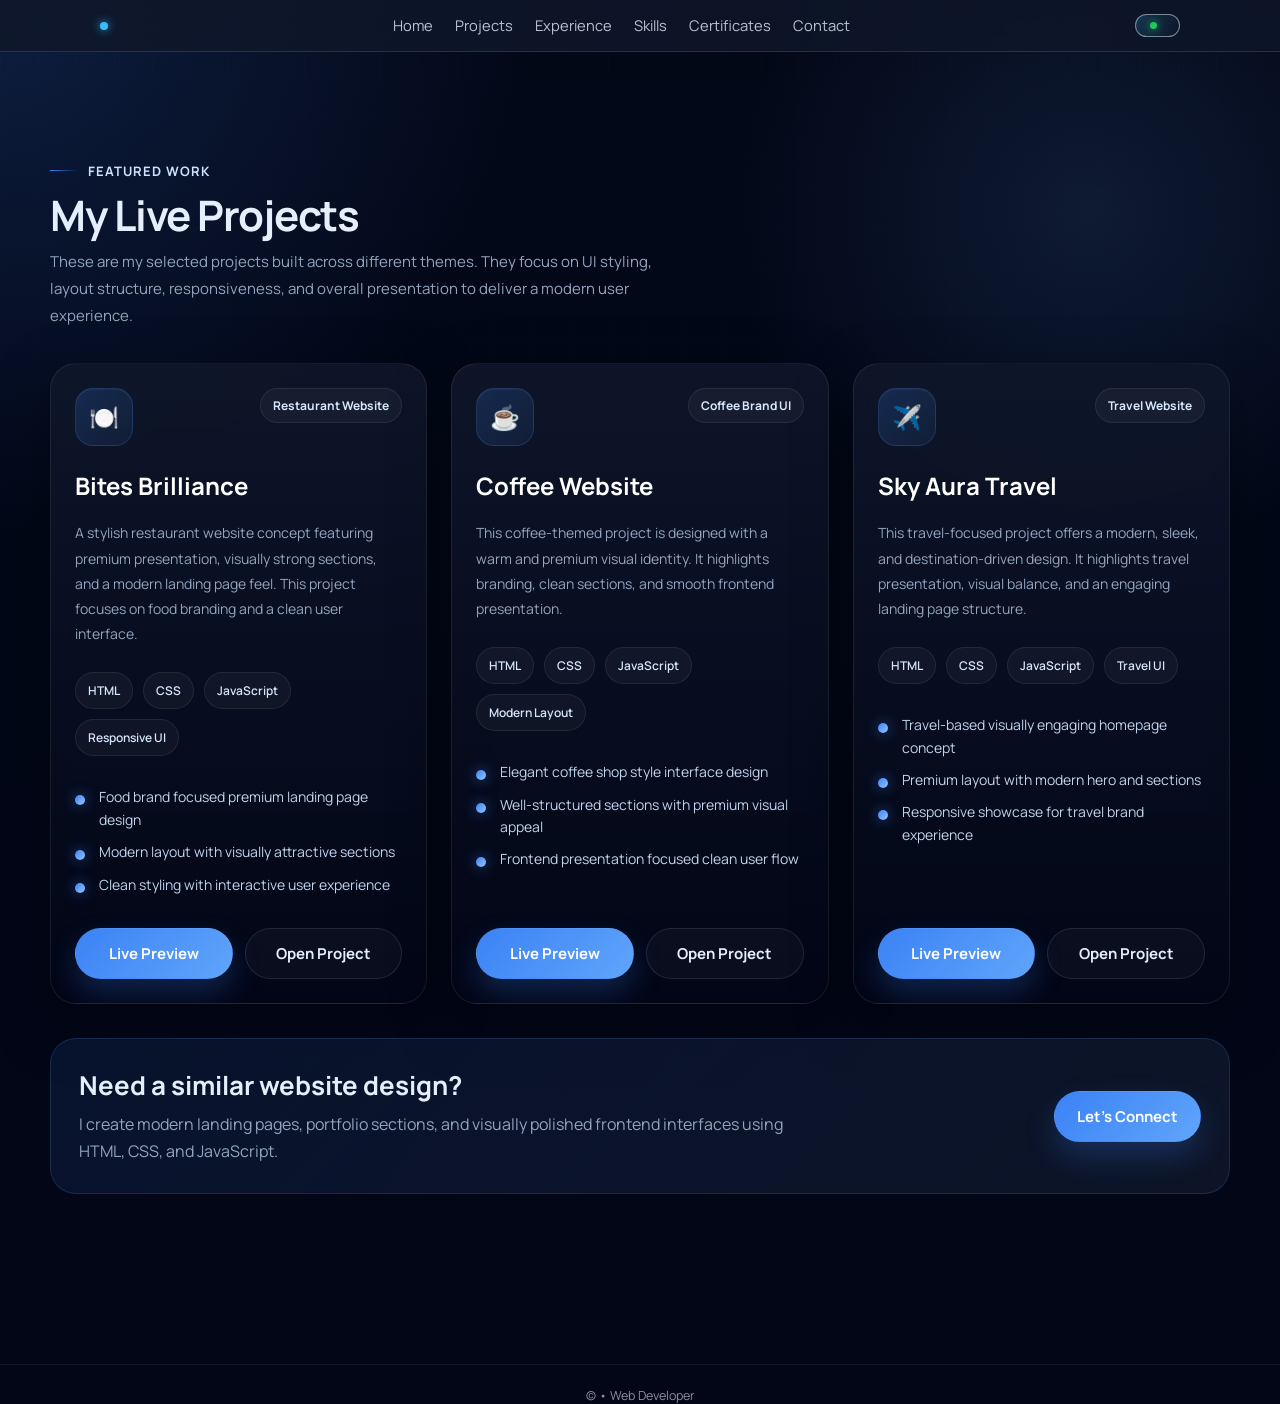
<file: interactive-landing-page.html>
<!DOCTYPE html>
<html lang="en">
<head>
  <meta charset="UTF-8" />
  <meta name="viewport" content="width=device-width, initial-scale=1.0" />
  <title>Kajal | Projects Showcase</title>

  <link rel="preconnect" href="https://fonts.googleapis.com">
  <link rel="preconnect" href="https://fonts.gstatic.com" crossorigin>
  <link href="https://fonts.googleapis.com/css2?family=Manrope:wght@300;400;500;600;700;800&display=swap" rel="stylesheet">
  <link rel="stylesheet" href="style.css" />

  <style>
    :root{
      --bg:#020617;
      --bg2:#071225;
      --panel:rgba(15,23,42,0.78);
      --panel-2:rgba(30,41,59,0.72);
      --line:rgba(255,255,255,0.08);
      --line-strong:rgba(59,130,246,0.28);
      --text:#e5eefb;
      --muted:#93a4bf;
      --accent:#3b82f6;
      --accent-2:#60a5fa;
      --glow:0 0 30px rgba(59,130,246,0.28);
      --shadow:0 20px 60px rgba(0,0,0,0.35);
      --radius:24px;
      --radius-sm:18px;
      --container:1180px;
    }

    *{
      margin:0;
      padding:0;
      box-sizing:border-box;
      font-family:'Manrope',sans-serif;
    }

    html{
      scroll-behavior:smooth;
    }

    body{
      background:
        radial-gradient(circle at top left, rgba(59,130,246,0.18), transparent 28%),
        radial-gradient(circle at 85% 15%, rgba(96,165,250,0.12), transparent 22%),
        linear-gradient(180deg, #030817 0%, #020617 100%);
      color:var(--text);
      overflow-x:hidden;
    }

    a{
      text-decoration:none;
      color:inherit;
    }

    .projects-page{
      position:relative;
      min-height:100vh;
    }

    .projects-page::before{
      content:"";
      position:fixed;
      inset:0;
      background-image:
        linear-gradient(rgba(255,255,255,0.02) 1px, transparent 1px),
        linear-gradient(90deg, rgba(255,255,255,0.02) 1px, transparent 1px);
      background-size:38px 38px;
      pointer-events:none;
      mask-image:linear-gradient(to bottom, rgba(0,0,0,0.55), transparent 92%);
      z-index:0;
    }

    .container{
      width:min(var(--container), calc(100% - 32px));
      margin:auto;
      position:relative;
      z-index:1;
    }

    .section-space{
      padding:90px 0;
    }

    .hero{
      padding:60px 0 40px;
    }

    .hero-wrap{
      display:grid;
      grid-template-columns:1.15fr .85fr;
      gap:28px;
      align-items:stretch;
    }

    .hero-main,
    .hero-side{
      background:linear-gradient(180deg, rgba(15,23,42,0.9), rgba(2,6,23,0.82));
      border:1px solid var(--line);
      border-radius:30px;
      box-shadow:var(--shadow);
      position:relative;
      overflow:hidden;
    }

    .hero-main{
      padding:52px;
    }

    .hero-main::before{
      content:"";
      position:absolute;
      width:260px;
      height:260px;
      border-radius:50%;
      background:radial-gradient(circle, rgba(59,130,246,0.24), transparent 70%);
      top:-80px;
      right:-80px;
      pointer-events:none;
    }

    .eyebrow{
      display:inline-flex;
      align-items:center;
      gap:10px;
      padding:10px 16px;
      border:1px solid rgba(96,165,250,0.18);
      background:rgba(59,130,246,0.08);
      border-radius:999px;
      color:#c7dcff;
      font-size:13px;
      font-weight:700;
      letter-spacing:.08em;
      text-transform:uppercase;
      margin-bottom:24px;
    }

    .eyebrow-dot{
      width:9px;
      height:9px;
      border-radius:50%;
      background:linear-gradient(135deg, var(--accent), #93c5fd);
      box-shadow:0 0 14px rgba(59,130,246,0.8);
    }

    .hero-main h1{
      font-size:clamp(34px, 5vw, 58px);
      line-height:1.05;
      margin-bottom:18px;
      font-weight:800;
      letter-spacing:-0.03em;
    }

    .hero-main h1 .accent{
      color:#7dc1ff;
      text-shadow:0 0 18px rgba(96,165,250,0.28);
    }

    .hero-main p{
      font-size:17px;
      line-height:1.8;
      color:var(--muted);
      max-width:700px;
      margin-bottom:30px;
    }

    .hero-actions{
      display:flex;
      flex-wrap:wrap;
      gap:14px;
      margin-bottom:34px;
    }

    .btn{
      display:inline-flex;
      align-items:center;
      justify-content:center;
      gap:10px;
      padding:14px 22px;
      border-radius:999px;
      font-weight:700;
      font-size:15px;
      transition:.3s ease;
      border:1px solid transparent;
      cursor:pointer;
    }

    .btn-primary{
      background:linear-gradient(135deg, var(--accent), var(--accent-2));
      color:#fff;
      box-shadow:0 14px 30px rgba(59,130,246,0.24);
    }

    .btn-primary:hover{
      transform:translateY(-3px);
      box-shadow:0 18px 36px rgba(59,130,246,0.35);
    }

    .btn-secondary{
      background:rgba(255,255,255,0.03);
      color:var(--text);
      border-color:rgba(255,255,255,0.1);
    }

    .btn-secondary:hover{
      transform:translateY(-3px);
      border-color:rgba(96,165,250,0.4);
      box-shadow:var(--glow);
    }

    .hero-stats{
      display:grid;
      grid-template-columns:repeat(3, 1fr);
      gap:16px;
    }

    .stat{
      padding:18px;
      border-radius:18px;
      background:rgba(255,255,255,0.03);
      border:1px solid rgba(255,255,255,0.06);
      backdrop-filter:blur(8px);
    }

    .stat h3{
      font-size:28px;
      font-weight:800;
      margin-bottom:6px;
    }

    .stat p{
      margin:0;
      font-size:13px;
      line-height:1.5;
      color:var(--muted);
    }

    .hero-side{
      padding:28px;
      display:flex;
      flex-direction:column;
      justify-content:space-between;
      gap:18px;
      min-height:100%;
    }

    .preview-card{
      flex:1;
      min-height:180px;
      border-radius:24px;
      background:
        linear-gradient(160deg, rgba(59,130,246,0.16), rgba(15,23,42,0.88)),
        linear-gradient(180deg, rgba(255,255,255,0.03), rgba(255,255,255,0.01));
      border:1px solid rgba(96,165,250,0.16);
      padding:24px;
      position:relative;
      overflow:hidden;
    }

    .preview-card::before{
      content:"";
      position:absolute;
      width:220px;
      height:220px;
      right:-60px;
      bottom:-70px;
      border-radius:50%;
      background:radial-gradient(circle, rgba(59,130,246,0.28), transparent 70%);
    }

    .preview-badge{
      display:inline-block;
      padding:8px 14px;
      border-radius:999px;
      background:rgba(255,255,255,0.08);
      border:1px solid rgba(255,255,255,0.08);
      font-size:12px;
      color:#d9e9ff;
      margin-bottom:18px;
      font-weight:700;
    }

    .preview-card h3{
      font-size:28px;
      line-height:1.2;
      margin-bottom:12px;
      max-width:280px;
    }

    .preview-card p{
      color:var(--muted);
      line-height:1.7;
      max-width:300px;
      font-size:14px;
    }

    .mini-list{
      display:grid;
      gap:12px;
    }

    .mini-item{
      display:flex;
      align-items:flex-start;
      gap:12px;
      padding:14px 15px;
      border-radius:18px;
      background:rgba(255,255,255,0.035);
      border:1px solid rgba(255,255,255,0.06);
    }

    .mini-icon{
      width:40px;
      height:40px;
      border-radius:12px;
      display:flex;
      align-items:center;
      justify-content:center;
      background:rgba(59,130,246,0.12);
      border:1px solid rgba(59,130,246,0.2);
      font-size:18px;
      flex-shrink:0;
    }

    .mini-item h4{
      font-size:15px;
      margin-bottom:4px;
    }

    .mini-item p{
      font-size:13px;
      color:var(--muted);
      line-height:1.6;
    }

    .section-head{
      display:flex;
      justify-content:space-between;
      align-items:end;
      gap:20px;
      margin-bottom:34px;
      flex-wrap:wrap;
    }

    .section-head h2{
      font-size:clamp(28px, 4vw, 42px);
      line-height:1.1;
      margin-bottom:10px;
      letter-spacing:-0.03em;
    }

    .section-head p{
      color:var(--muted);
      max-width:640px;
      line-height:1.8;
      font-size:15px;
    }

    .section-tag{
      display:inline-flex;
      align-items:center;
      gap:10px;
      color:#cfe2ff;
      font-weight:700;
      font-size:13px;
      letter-spacing:.08em;
      text-transform:uppercase;
      margin-bottom:12px;
    }

    .section-tag span{
      width:28px;
      height:1px;
      background:linear-gradient(90deg, var(--accent), transparent);
      display:inline-block;
    }

    .projects-grid{
      display:grid;
      grid-template-columns:repeat(3, 1fr);
      gap:24px;
    }

    .project-card{
      position:relative;
      padding:24px;
      border-radius:26px;
      background:linear-gradient(180deg, rgba(15,23,42,0.9), rgba(2,6,23,0.92));
      border:1px solid rgba(255,255,255,0.08);
      box-shadow:var(--shadow);
      transition:transform .35s ease, box-shadow .35s ease, border-color .35s ease;
      overflow:hidden;
      display:flex;
      flex-direction:column;
      min-height:100%;
    }

    .project-card::before{
      content:"";
      position:absolute;
      inset:0;
      background:linear-gradient(180deg, rgba(96,165,250,0.08), transparent 38%);
      opacity:0;
      transition:.35s ease;
      pointer-events:none;
    }

    .project-card:hover{
      transform:translateY(-8px);
      border-color:var(--line-strong);
      box-shadow:0 22px 60px rgba(10,20,40,0.55), 0 0 0 1px rgba(59,130,246,0.1);
    }

    .project-card:hover::before{
      opacity:1;
    }

    .project-top{
      display:flex;
      justify-content:space-between;
      align-items:flex-start;
      gap:14px;
      margin-bottom:18px;
    }

    .project-icon{
      width:58px;
      height:58px;
      border-radius:18px;
      display:flex;
      align-items:center;
      justify-content:center;
      font-size:24px;
      background:linear-gradient(135deg, rgba(59,130,246,0.2), rgba(96,165,250,0.07));
      border:1px solid rgba(96,165,250,0.16);
      box-shadow:inset 0 1px 0 rgba(255,255,255,0.04);
      flex-shrink:0;
    }

    .project-label{
      padding:8px 12px;
      border-radius:999px;
      font-size:12px;
      font-weight:700;
      color:#d7e8ff;
      border:1px solid rgba(255,255,255,0.08);
      background:rgba(255,255,255,0.04);
      white-space:nowrap;
    }

    .project-card h3{
      font-size:24px;
      margin-bottom:12px;
      line-height:1.2;
    }

    .project-card p{
      color:var(--muted);
      line-height:1.8;
      font-size:14px;
      margin-bottom:18px;
    }

    .tech-list{
      display:flex;
      flex-wrap:wrap;
      gap:10px;
      margin-bottom:22px;
    }

    .tech-list span{
      padding:9px 12px;
      border-radius:999px;
      background:rgba(255,255,255,0.04);
      border:1px solid rgba(255,255,255,0.08);
      color:#d5e5fd;
      font-size:12px;
      font-weight:600;
    }

    .project-features{
      display:grid;
      gap:10px;
      margin-bottom:24px;
    }

    .project-features li{
      list-style:none;
      position:relative;
      padding-left:24px;
      color:#c1d3ec;
      font-size:14px;
      line-height:1.6;
    }

    .project-features li::before{
      content:"";
      position:absolute;
      left:0;
      top:9px;
      width:10px;
      height:10px;
      border-radius:50%;
      background:linear-gradient(135deg, var(--accent), #93c5fd);
      box-shadow:0 0 14px rgba(59,130,246,0.65);
    }

    .project-actions{
      display:flex;
      gap:12px;
      flex-wrap:wrap;
      margin-top:auto;
    }

    .project-actions .btn{
      flex:1;
      min-width:140px;
    }

    .bottom-cta{
      margin-top:34px;
      padding:28px;
      border-radius:26px;
      background:linear-gradient(135deg, rgba(59,130,246,0.1), rgba(15,23,42,0.88));
      border:1px solid rgba(96,165,250,0.16);
      display:flex;
      justify-content:space-between;
      align-items:center;
      gap:20px;
      flex-wrap:wrap;
    }

    .bottom-cta h3{
      font-size:26px;
      margin-bottom:8px;
    }

    .bottom-cta p{
      color:var(--muted);
      line-height:1.7;
      max-width:720px;
    }

    .reveal{
      opacity:0;
      transform:translateY(35px);
      transition:all .75s ease;
    }

    .reveal.active{
      opacity:1;
      transform:translateY(0);
    }

    @media (max-width: 1100px){
      .hero-wrap{
        grid-template-columns:1fr;
      }

      .projects-grid{
        grid-template-columns:repeat(2, 1fr);
      }
    }

    @media (max-width: 768px){
      .section-space{
        padding:70px 0;
      }

      .hero{
        padding-top:35px;
      }

      .hero-main,
      .hero-side{
        border-radius:24px;
      }

      .hero-main{
        padding:28px 22px;
      }

      .hero-side{
        padding:20px;
      }

      .hero-main h1{
        font-size:34px;
      }

      .hero-stats{
        grid-template-columns:1fr;
      }

      .projects-grid{
        grid-template-columns:1fr;
      }

      .project-card{
        padding:20px;
      }

      .bottom-cta{
        padding:22px 18px;
      }

      .bottom-cta h3{
        font-size:22px;
      }
    }
  </style>
</head>
<body>

  <!-- Existing Header -->
  <div id="site-header"></div>
<main class="projects-page">

  <section class="section-space" id="projects">
    <div class="container">
      <div class="section-head reveal">
        <div>
          <div class="section-tag"><span></span> Featured Work</div>
          <h2>My Live Projects</h2>
          <p>
            These are my selected projects built across different themes.
            They focus on UI styling, layout structure, responsiveness, and overall presentation to deliver a modern user experience.
          </p>
        </div>
      </div>

      <div class="projects-grid">

        <!-- Project 1 -->
        <div class="project-card reveal">
          <div class="project-top">
            <div class="project-icon">🍽️</div>
            <div class="project-label">Restaurant Website</div>
          </div>

          <h3>Bites Brilliance</h3>
          <p>
            A stylish restaurant website concept featuring premium presentation, visually strong sections,
            and a modern landing page feel. This project focuses on food branding and a clean user interface.
          </p>

          <div class="tech-list">
            <span>HTML</span>
            <span>CSS</span>
            <span>JavaScript</span>
            <span>Responsive UI</span>
          </div>

          <ul class="project-features">
            <li>Food brand focused premium landing page design</li>
            <li>Modern layout with visually attractive sections</li>
            <li>Clean styling with interactive user experience</li>
          </ul>

          <div class="project-actions">
            <a href="https://kajal768.github.io/Bites-Brilliance/" target="_blank" class="btn btn-primary">Live Preview</a>
            <a href="https://kajal768.github.io/Bites-Brilliance/" target="_blank" class="btn btn-secondary">Open Project</a>
          </div>
        </div>

        <!-- Project 2 -->
        <div class="project-card reveal">
          <div class="project-top">
            <div class="project-icon">☕</div>
            <div class="project-label">Coffee Brand UI</div>
          </div>

          <h3>Coffee Website</h3>
          <p>
            This coffee-themed project is designed with a warm and premium visual identity.
            It highlights branding, clean sections, and smooth frontend presentation.
          </p>

          <div class="tech-list">
            <span>HTML</span>
            <span>CSS</span>
            <span>JavaScript</span>
            <span>Modern Layout</span>
          </div>

          <ul class="project-features">
            <li>Elegant coffee shop style interface design</li>
            <li>Well-structured sections with premium visual appeal</li>
            <li>Frontend presentation focused clean user flow</li>
          </ul>

          <div class="project-actions">
            <a href="https://kajal768.github.io/coffee-website/" target="_blank" class="btn btn-primary">Live Preview</a>
            <a href="https://kajal768.github.io/coffee-website/" target="_blank" class="btn btn-secondary">Open Project</a>
          </div>
        </div>

        <!-- Project 3 -->
        <div class="project-card reveal">
          <div class="project-top">
            <div class="project-icon">✈️</div>
            <div class="project-label">Travel Website</div>
          </div>

          <h3>Sky Aura Travel</h3>
          <p>
            This travel-focused project offers a modern, sleek, and destination-driven design.
            It highlights travel presentation, visual balance, and an engaging landing page structure.
          </p>

          <div class="tech-list">
            <span>HTML</span>
            <span>CSS</span>
            <span>JavaScript</span>
            <span>Travel UI</span>
          </div>

          <ul class="project-features">
            <li>Travel-based visually engaging homepage concept</li>
            <li>Premium layout with modern hero and sections</li>
            <li>Responsive showcase for travel brand experience</li>
          </ul>

          <div class="project-actions">
            <a href="https://sky-aura-travel.vercel.app/" target="_blank" class="btn btn-primary">Live Preview</a>
            <a href="https://sky-aura-travel.vercel.app/" target="_blank" class="btn btn-secondary">Open Project</a>
          </div>
        </div>

      </div>

      <!-- CTA -->
      <div class="bottom-cta reveal">
        <div>
          <h3>Need a similar website design?</h3>
          <p>
            I create modern landing pages, portfolio sections, and visually polished frontend interfaces
            using HTML, CSS, and JavaScript.
          </p>
        </div>
        <a href="contact.html" class="btn btn-primary">Let’s Connect</a>
      </div>
    </div>
  </section>

</main>    

  <!-- Existing Footer -->
  <div id="site-footer"></div>

  <script>
    async function loadInclude(selector, paths) {
      const el = document.querySelector(selector);
      if (!el) return;

      for (const path of paths) {
        try {
          const res = await fetch(path);
          if (!res.ok) continue;
          const html = await res.text();
          if (html.trim()) {
            el.innerHTML = html;
            return;
          }
        } catch (err) {
          console.log("Include load failed:", path);
        }
      }
    }

    async function initIncludes() {
      await loadInclude("#site-header", [
        "header.html",
        "./header.html",
        "includes/header.html",
        "./includes/header.html"
      ]);

      await loadInclude("#site-footer", [
        "footer.html",
        "./footer.html",
        "includes/footer.html",
        "./includes/footer.html"
      ]);
    }

    function initReveal() {
      const reveals = document.querySelectorAll('.reveal');

      const revealOnScroll = () => {
        reveals.forEach((el) => {
          const top = el.getBoundingClientRect().top;
          if (top < window.innerHeight - 80) {
            el.classList.add('active');
          }
        });
      };

      window.addEventListener('scroll', revealOnScroll);
      window.addEventListener('load', revealOnScroll);
      revealOnScroll();
    }

    document.querySelectorAll('a[href^="#"]').forEach(anchor => {
      anchor.addEventListener('click', function(e) {
        const target = document.querySelector(this.getAttribute('href'));
        if(target){
          e.preventDefault();
          target.scrollIntoView({ behavior: 'smooth' });
        }
      });
    });

    document.addEventListener("DOMContentLoaded", async function () {
      await initIncludes();
      initReveal();
    });
  </script>
</body>
</html>
</file>
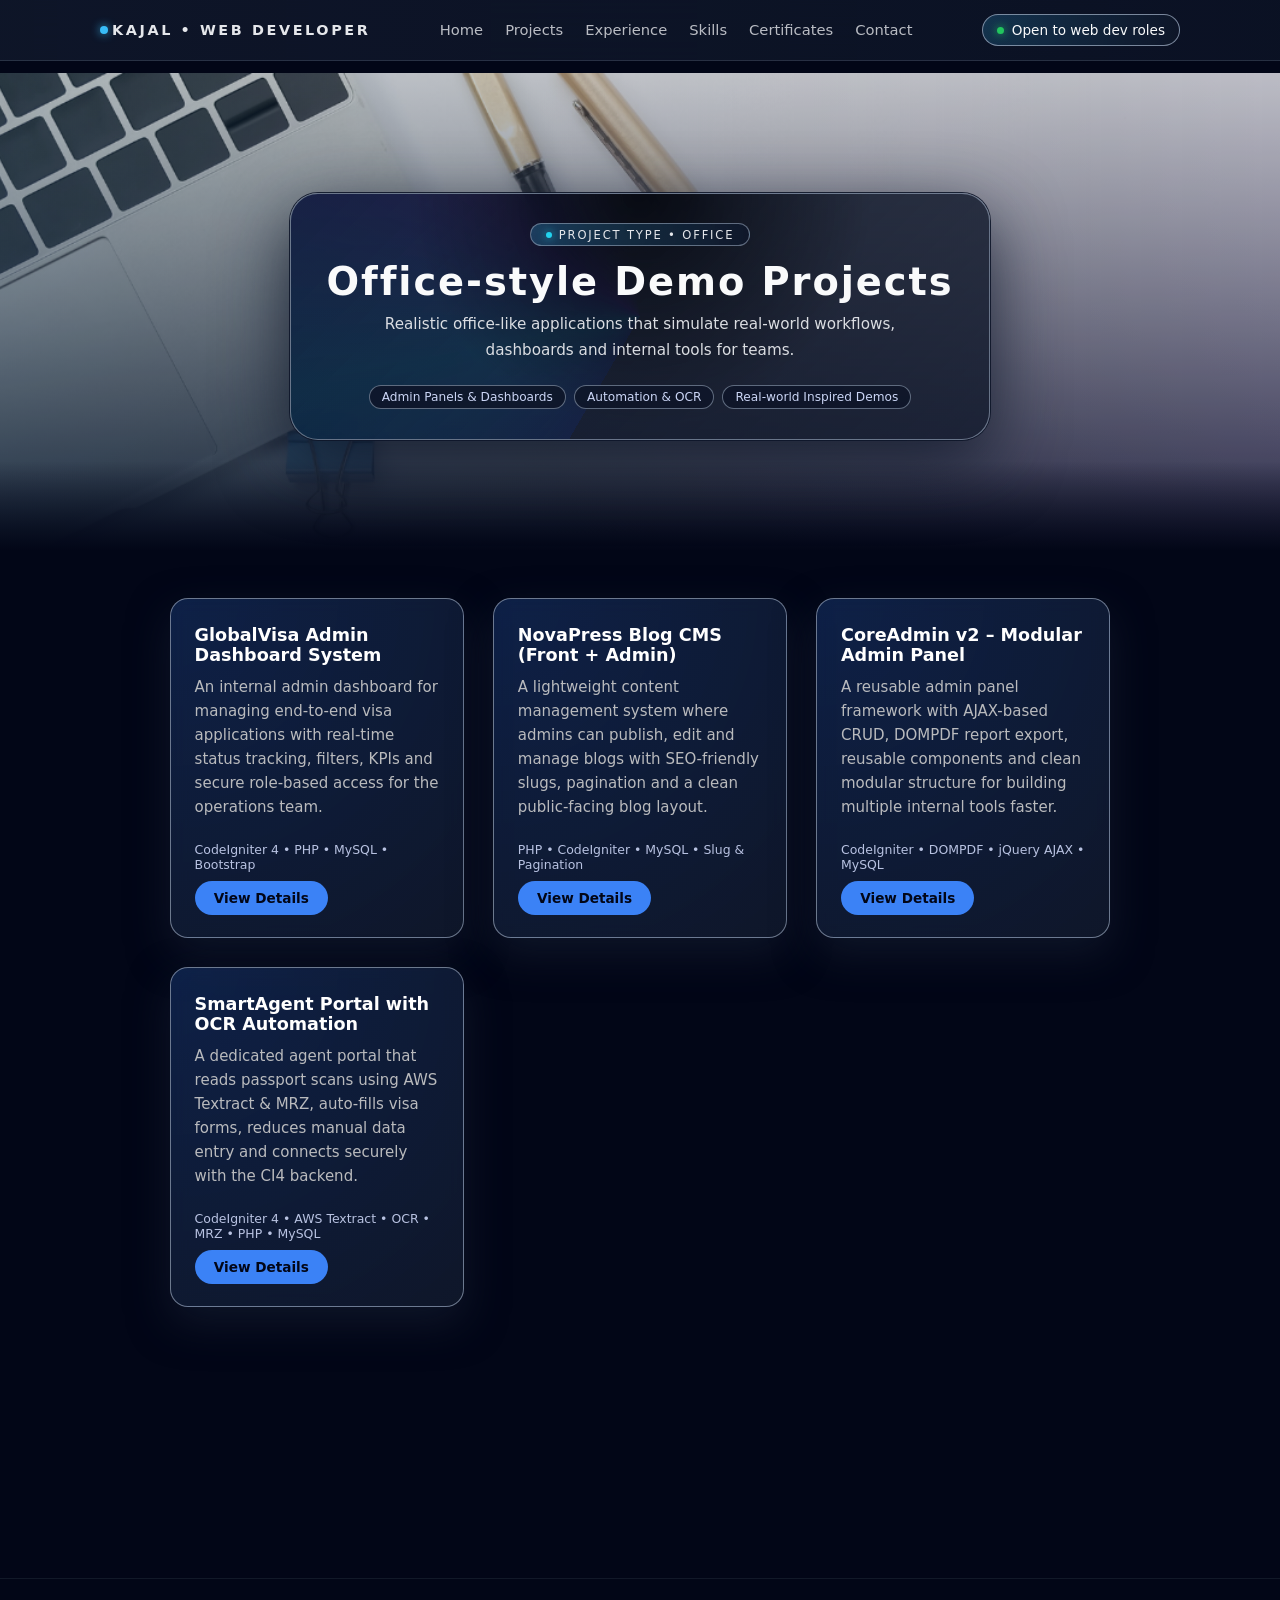
<file: office-projects.html>
<!DOCTYPE html>
<html lang="en">
<head>
  <meta charset="UTF-8" />
  <title>Office-style Demo Projects | Kajal Web Developer</title>
  <meta name="viewport" content="width=device-width, initial-scale=1" />
  <link rel="stylesheet" href="style.css" />

  <style>
    :root {
      --bg-main: #020617;
      --glass-bg: rgba(15, 23, 42, 0.72);
      --border-glass: rgba(148, 163, 184, 0.7);
      --accent-blue: #3b82f6;
      --accent-cyan: #22d3ee;
      --accent-purple: #a855f7;
    }

    body {
      margin: 0;
      background: var(--bg-main);
      color: #e5e7eb;
      font-family: system-ui, -apple-system, BlinkMacSystemFont, "Segoe UI", sans-serif;
    }

    .page-shell {
      min-height: 100vh;
      padding: 0 7vw 3rem;
    }

    /* =========================
       GEN-Z HERO WITH IMAGE
       ========================= */
    .type-hero {
      position: relative;
      min-height: 360px;
      padding: 120px 7vw 110px;
      display: flex;
      align-items: center;
      justify-content: center;
      overflow: hidden;
      isolation: isolate;

      background-image:
        linear-gradient(to bottom, rgba(15, 23, 42, 0.25), rgba(15, 23, 42, 0.95)),
        url("images/hero-office.png");
      background-size: cover;
      background-position: center;
      background-repeat: no-repeat;
    }

    /* colourful glow overlay */
    .type-hero::before {
      content: "";
      position: absolute;
      inset: -30%;
      background:
        radial-gradient(circle at 0% 0%, rgba(56, 189, 248, 0.25), transparent 55%),
        radial-gradient(circle at 100% 20%, rgba(168, 85, 247, 0.3), transparent 55%);
      mix-blend-mode: screen;
      opacity: 0.7;
      pointer-events: none;
    }

    /* bottom fade into dark page background */
    .type-hero::after {
      content: "";
      position: absolute;
      left: 0;
      right: 0;
      bottom: -1px;
      height: 90px;
      background: linear-gradient(to bottom, rgba(15, 23, 42, 0), var(--bg-main));
      z-index: 0;
    }

    .type-hero-inner {
      position: relative;
      z-index: 1;
      max-width: 720px;
      margin: 0 auto;

      /* glass card */
      background: linear-gradient(
          135deg,
          rgba(15, 23, 42, 0.92),
          rgba(15, 23, 42, 0.78)
        );
      border-radius: 1.75rem;
      padding: 1.8rem 2.2rem 1.9rem;
      border: 1px solid rgba(148, 163, 184, 0.65);
      box-shadow:
        0 22px 70px rgba(15, 23, 42, 0.85),
        0 0 0 1px rgba(15, 23, 42, 0.9);
      backdrop-filter: blur(16px);
      -webkit-backdrop-filter: blur(16px);
      text-align: center;

      position: relative;
      overflow: hidden;
    }

    /* neon border highlight in one corner */
    .type-hero-inner::before {
      content: "";
      position: absolute;
      inset: -1px;
      border-radius: inherit;
      background: conic-gradient(
        from 210deg,
        rgba(59, 130, 246, 0.28),
        rgba(34, 211, 238, 0.4),
        rgba(168, 85, 247, 0.3),
        transparent 40%
      );
      opacity: 0.9;
      mix-blend-mode: soft-light;
      pointer-events: none;
    }

    .type-hero-inner::after {
      content: "";
      position: absolute;
      inset: 0;
      border-radius: inherit;
      background: radial-gradient(circle at top, rgba(15, 23, 42, 0.85), transparent 55%);
      mix-blend-mode: multiply;
      pointer-events: none;
    }

    .hero-content {
      position: relative;
      z-index: 2;
    }

    .hero-pill-tag {
      display: inline-flex;
      align-items: center;
      gap: 0.45rem;
      padding: 0.22rem 0.9rem;
      border-radius: 999px;
      border: 1px solid rgba(148, 163, 184, 0.6);
      background: radial-gradient(circle at top left, rgba(56, 189, 248, 0.25), rgba(15, 23, 42, 0.95));
      font-size: 0.72rem;
      letter-spacing: 0.16em;
      text-transform: uppercase;
      color: #e5e7eb;
      margin-bottom: 0.8rem;
    }

    .hero-pill-dot {
      width: 6px;
      height: 6px;
      border-radius: 999px;
      background: var(--accent-cyan);
      box-shadow: 0 0 10px rgba(34, 211, 238, 0.9);
    }

    .type-hero-title {
      font-size: clamp(2.3rem, 3vw, 2.9rem);
      font-weight: 700;
      letter-spacing: 0.05em;
      color: #f9fafb;
      margin-bottom: 0.5rem;
    }

    .type-hero-sub {
      font-size: 0.95rem;
      color: #e5e7eb;
      max-width: 520px;
      margin: 0.25rem auto 0.9rem;
      line-height: 1.7;
      opacity: 0.95;
    }

    .hero-meta-chips {
      display: inline-flex;
      flex-wrap: wrap;
      gap: 0.5rem;
      justify-content: center;
      margin-top: 0.4rem;
    }

    .hero-meta-chips span {
      font-size: 0.76rem;
      padding: 0.25rem 0.75rem;
      border-radius: 999px;
      background: rgba(15, 23, 42, 0.9);
      border: 1px solid rgba(148, 163, 184, 0.6);
      color: #cbd5f5;
      white-space: nowrap;
    }

    @media (max-width: 768px) {
      .type-hero {
        padding: 110px 1.5rem 90px;
      }
      .type-hero-inner {
        padding: 1.5rem 1.4rem 1.6rem;
        border-radius: 1.4rem;
      }
      .page-shell {
        padding: 0 1.5rem 2.5rem;
      }
      .hero-meta-chips {
        gap: 0.35rem;
      }
      .hero-meta-chips span {
        font-size: 0.7rem;
      }
    }

    /* =========================
       PROJECT CARDS (same vibe)
       ========================= */
    .projects-wrap {
      margin-top: 3rem;
    }

    .projects-grid {
      display: grid;
      grid-template-columns: repeat(auto-fit, minmax(260px, 1fr));
      gap: 1.8rem;
    }

    .project-card {
      background: radial-gradient(circle at top left, rgba(59, 130, 246, 0.22), rgba(15, 23, 42, 0.98));
      border-radius: 18px;
      padding: 1.6rem 1.5rem 1.4rem;
      border: 1px solid rgba(148, 163, 184, 0.7);
      box-shadow: 0 16px 40px rgba(15, 23, 42, 0.9);
      display: flex;
      flex-direction: column;
      justify-content: space-between;
      transition: transform 0.25s ease, box-shadow 0.25s ease, border-color 0.25s ease;
    }

    .project-card:hover {
      transform: translateY(-6px);
      box-shadow: 0 22px 60px rgba(15, 23, 42, 1);
      border-color: rgba(248, 250, 252, 0.95);
    }

    .project-title {
      font-size: 1.1rem;
      font-weight: 600;
      color: #f9fafb;
      margin-bottom: 0.35rem;
    }

    .project-desc {
      font-size: 0.9rem;
      color: #e5e7eb;
      opacity: 0.9;
      line-height: 1.6;
      margin-bottom: 1.1rem;
    }

    .project-footer {
      display: flex;
      justify-content: space-between;
      align-items: center;
      gap: 0.6rem;
      font-size: 0.78rem;
      color: #cbd5f5;
      flex-wrap: wrap;
    }

    .project-tech {
      opacity: 0.9;
    }

    .btn-view {
      display: inline-flex;
      align-items: center;
      justify-content: center;
      padding: 0.55rem 1.2rem;
      border-radius: 999px;
      background: var(--accent-blue);
      color: #020617;
      font-size: 0.85rem;
      font-weight: 600;
      text-decoration: none;
      border: none;
      cursor: pointer;
      transition: background 0.2s ease, transform 0.2s ease, box-shadow 0.2s ease;
      white-space: nowrap;
    }

    .btn-view:hover {
      background: #60a5fa;
      transform: translateY(-1px);
      box-shadow: 0 0 18px rgba(37, 99, 235, 0.7);
    }
  </style>
</head>
<body>

  <!-- HEADER PLACEHOLDER (header.html yahan load hoga) -->
  <div id="site-header"></div>

  <!-- GEN-Z HERO -->
  <section class="type-hero">
    <div class="type-hero-inner">
      <div class="hero-content">
        <div class="hero-pill-tag">
          <span class="hero-pill-dot"></span>
          <span>Project Type • Office</span>
        </div>

        <h1 class="type-hero-title">Office-style Demo Projects</h1>
        <p class="type-hero-sub">
          Realistic office-like applications that simulate real-world workflows,
          dashboards and internal tools for teams.
        </p>

        <div class="hero-meta-chips">
          <span>Admin Panels &amp; Dashboards</span>
          <span>Automation &amp; OCR</span>
          <span>Real-world Inspired Demos</span>
        </div>
      </div>
    </div>
  </section>

  <!-- PROJECTS -->
  <main class="page-shell">
    <section class="projects-wrap">
      <div class="projects-grid">

        <!-- Project 1: GlobalVisa Admin Dashboard -->
        <article class="project-card">
          <div>
            <h3 class="project-title">GlobalVisa Admin Dashboard System</h3>
            <p class="project-desc">
              An internal admin dashboard for managing end-to-end visa applications with
              real-time status tracking, filters, KPIs and secure role-based access for the operations team.
            </p>
          </div>
          <div class="project-footer">
            <span class="project-tech">CodeIgniter 4 • PHP • MySQL • Bootstrap</span>
            <a href="globalvisa-admin.html" class="btn-view">View Details</a>
          </div>
        </article>

        <!-- Project 2: NovaPress Blog CMS -->
        <article class="project-card">
          <div>
            <h3 class="project-title">NovaPress Blog CMS (Front + Admin)</h3>
            <p class="project-desc">
              A lightweight content management system where admins can publish, edit and manage
              blogs with SEO-friendly slugs, pagination and a clean public-facing blog layout.
            </p>
          </div>
          <div class="project-footer">
            <span class="project-tech">PHP • CodeIgniter • MySQL • Slug &amp; Pagination</span>
            <a href="#" class="btn-view">View Details</a>
          </div>
        </article>

        <!-- Project 3: CoreAdmin v2 Panel -->
        <article class="project-card">
          <div>
            <h3 class="project-title">CoreAdmin v2 – Modular Admin Panel</h3>
            <p class="project-desc">
              A reusable admin panel framework with AJAX-based CRUD, DOMPDF report export,
              reusable components and clean modular structure for building multiple internal tools faster.
            </p>
          </div>
          <div class="project-footer">
            <span class="project-tech">CodeIgniter • DOMPDF • jQuery AJAX • MySQL</span>
            <a href="#" class="btn-view">View Details</a>
          </div>
        </article>

        <!-- Project 4: SmartAgent Portal -->
        <article class="project-card">
          <div>
            <h3 class="project-title">SmartAgent Portal with OCR Automation</h3>
            <p class="project-desc">
              A dedicated agent portal that reads passport scans using AWS Textract &amp; MRZ,
              auto-fills visa forms, reduces manual data entry and connects securely with the CI4 backend.
            </p>
          </div>
          <div class="project-footer">
            <span class="project-tech">CodeIgniter 4 • AWS Textract • OCR • MRZ • PHP • MySQL</span>
            <a href="#" class="btn-view">View Details</a>
          </div>
        </article>

      </div>
    </section>
  </main>

  <!-- FOOTER PLACEHOLDER (footer.html yahan load hoga) -->
  <div id="site-footer"></div>

  <!-- header/footer inject karne ke liye -->
  <script src="main.js"></script>
</body>
</html>
</file>
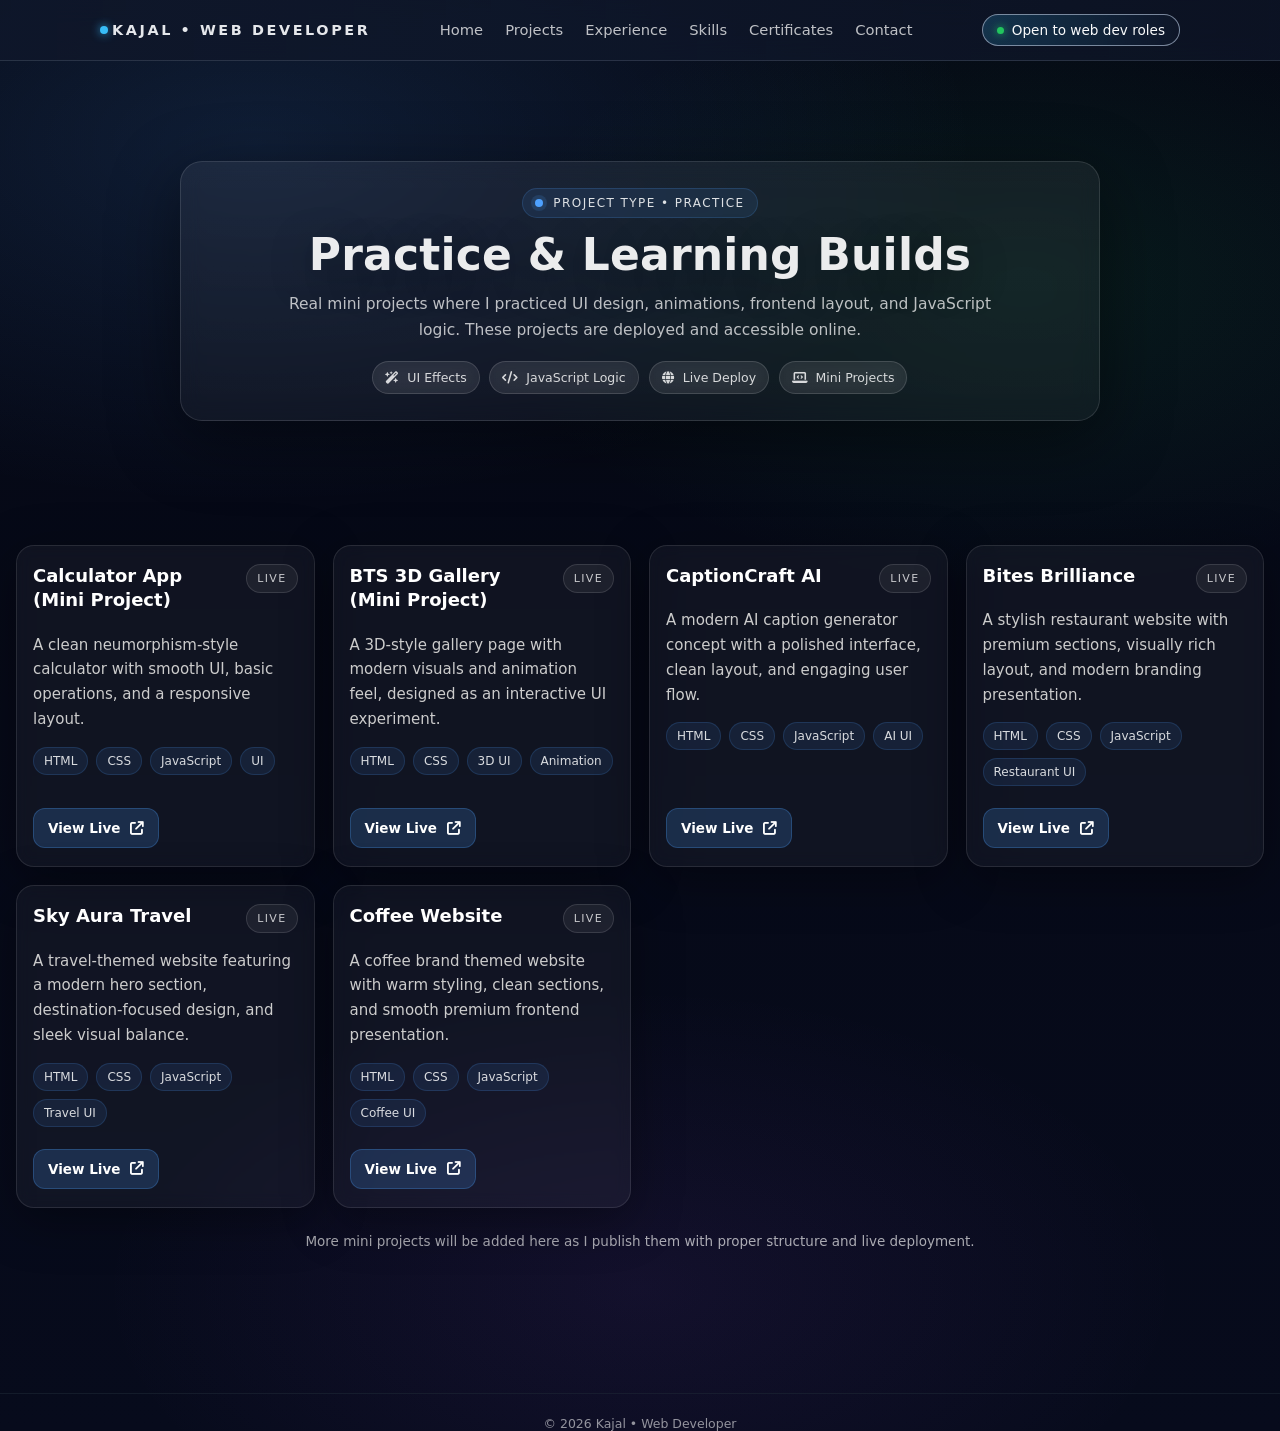
<file: practice-projects.html>
<!DOCTYPE html>
<html lang="en">
<head>
  <meta charset="UTF-8" />
  <meta name="viewport" content="width=device-width, initial-scale=1.0" />
  <title>Practice & Learning Builds | Kajal Web Developer</title>

  <!-- Main site CSS -->
  <link rel="stylesheet" href="style.css" />

  <!-- Icons -->
  <link
    rel="stylesheet"
    href="https://cdnjs.cloudflare.com/ajax/libs/font-awesome/6.5.1/css/all.min.css"
    integrity="sha512-DTOQO9RWCH3ppGqcWaEA1BIZOC6xxalwEsw9c2QQeAIftl+Vegovlnee1c9QX4TctnWMn13TZye+giMm8e2LwA=="
    crossorigin="anonymous"
    referrerpolicy="no-referrer"
  />

  <style>
    :root{
      --bg1:#050814;
      --bg2:#070b1c;
      --border: rgba(255,255,255,.12);
      --text: rgba(255,255,255,.92);
      --muted: rgba(255,255,255,.72);
      --chip: rgba(255,255,255,.07);
      --chipBorder: rgba(255,255,255,.14);
      --primary: #4ea1ff;
      --shadow: 0 18px 70px rgba(0,0,0,.45);
    }

    *{
      box-sizing:border-box;
    }

    body{
      background:
        radial-gradient(1200px 600px at 20% 10%, rgba(78,161,255,.14), transparent 60%),
        radial-gradient(900px 500px at 80% 20%, rgba(34,197,94,.10), transparent 60%),
        radial-gradient(900px 500px at 50% 90%, rgba(168,85,247,.08), transparent 60%),
        linear-gradient(180deg, var(--bg1), var(--bg2));
      color: var(--text);
      margin:0;
    }

    .page-shell{
      max-width: 1400px;
      margin: 0 auto;
      padding: 34px 16px 60px;
    }

    .hero-wrap{
      min-height: 420px;
      display:flex;
      align-items:flex-start;
      justify-content:center;
      padding-top: 54px;
      padding-bottom: 40px;
    }

    .hero-card{
      width: min(920px, 100%);
      border-radius: 22px;
      background: linear-gradient(180deg, rgba(255,255,255,.06), rgba(255,255,255,.04));
      border: 1px solid var(--border);
      box-shadow: var(--shadow);
      padding: 26px 22px;
      backdrop-filter: blur(10px);
      text-align:center;
    }

    .hero-pill{
      display:inline-flex;
      align-items:center;
      gap: 10px;
      padding: 7px 12px;
      border-radius: 999px;
      background: rgba(78,161,255,.10);
      border: 1px solid rgba(78,161,255,.18);
      color: rgba(255,255,255,.86);
      font-size: 12px;
      letter-spacing: .12em;
      text-transform: uppercase;
      margin-bottom: 12px;
    }

    .hero-pill .dot{
      width: 8px;
      height: 8px;
      border-radius: 50%;
      background: var(--primary);
      box-shadow: 0 0 0 4px rgba(78,161,255,.14);
    }

    .hero-title{
      margin: 0 0 10px;
      font-size: clamp(32px, 4vw, 44px);
      line-height: 1.15;
      letter-spacing: .2px;
      text-shadow: 0 10px 40px rgba(0,0,0,.35);
    }

    .hero-sub{
      margin: 0 auto 18px;
      max-width: 720px;
      color: var(--muted);
      line-height: 1.7;
      font-size: 15.5px;
    }

    .chip-row{
      display:flex;
      flex-wrap: wrap;
      gap: 10px;
      justify-content:center;
      margin-top: 8px;
    }

    .chip{
      display:inline-flex;
      align-items:center;
      gap: 8px;
      padding: 8px 12px;
      border-radius: 999px;
      background: var(--chip);
      border: 1px solid var(--chipBorder);
      color: rgba(255,255,255,.82);
      font-size: 12.5px;
      white-space: nowrap;
    }

    .projects-grid{
      display:grid;
      grid-template-columns: repeat(4, minmax(0, 1fr));
      gap: 18px;
      margin-top: 18px;
      align-items: stretch;
    }

    .project-card{
      border-radius: 18px;
      background: rgba(255,255,255,.045);
      border: 1px solid rgba(255,255,255,.10);
      box-shadow: 0 12px 50px rgba(0,0,0,.35);
      padding: 18px 16px;
      min-height: 250px;
      display:flex;
      flex-direction: column;
      justify-content: space-between;
      position: relative;
      overflow: hidden;
      transition: .25s ease;
      backdrop-filter: blur(8px);
    }

    .project-card:hover{
      transform: translateY(-4px);
      border-color: rgba(78,161,255,.26);
      box-shadow: 0 18px 60px rgba(0,0,0,.42);
    }

    .card-top{
      display:flex;
      align-items:flex-start;
      justify-content: space-between;
      gap: 12px;
      margin-bottom: 10px;
    }

    .proj-title{
      margin: 0;
      font-size: 18px;
      line-height: 1.35;
    }

    .proj-type{
      font-size: 11px;
      letter-spacing: .12em;
      text-transform: uppercase;
      padding: 7px 10px;
      border-radius: 999px;
      background: rgba(255,255,255,.06);
      border: 1px solid rgba(255,255,255,.12);
      color: rgba(255,255,255,.76);
      white-space: nowrap;
      flex-shrink: 0;
    }

    .proj-desc{
      margin: 0 0 12px;
      color: rgba(255,255,255,.74);
      line-height: 1.65;
      font-size: 14px;
    }

    .tech-row{
      display:flex;
      flex-wrap: wrap;
      gap: 8px;
      margin-bottom: 14px;
    }

    .tech-badge{
      padding: 6px 10px;
      border-radius: 999px;
      background: rgba(78,161,255,.10);
      border: 1px solid rgba(78,161,255,.16);
      color: rgba(255,255,255,.84);
      font-size: 12px;
    }

    .btn-row{
      display:flex;
      gap: 10px;
      flex-wrap: wrap;
      margin-top: auto;
    }

    .btn{
      display:inline-flex;
      align-items:center;
      gap: 10px;
      padding: 11px 14px;
      border-radius: 12px;
      border: 1px solid rgba(255,255,255,.14);
      background: rgba(255,255,255,.06);
      color: #fff;
      text-decoration:none;
      transition: .2s ease;
      font-weight: 600;
      font-size: 13.5px;
      cursor: pointer;
    }

    .btn:hover{
      background: rgba(255,255,255,.09);
      transform: translateY(-1px);
    }

    .btn-primary{
      background: rgba(78,161,255,.18);
      border: 1px solid rgba(78,161,255,.26);
    }

    .btn-primary:hover{
      background: rgba(78,161,255,.24);
    }

    .note-line{
      margin-top: 22px;
      color: rgba(255,255,255,.65);
      font-size: 13.5px;
      text-align:center;
      line-height: 1.7;
    }

    @media (max-width: 1200px){
      .projects-grid{
        grid-template-columns: repeat(3, minmax(0, 1fr));
      }
    }

    @media (max-width: 980px){
      .projects-grid{
        grid-template-columns: repeat(2, minmax(0, 1fr));
      }
    }

    @media (max-width: 640px){
      .projects-grid{
        grid-template-columns: 1fr;
      }

      .hero-wrap{
        padding-top: 34px;
      }
    }
  </style>
</head>

<body>
  <div id="site-header"></div>

  <main class="page-shell">
    <section class="hero-wrap">
      <div class="hero-card">
        <div class="hero-pill">
          <span class="dot"></span>
          <span>PROJECT TYPE • PRACTICE</span>
        </div>

        <h1 class="hero-title">Practice & Learning Builds</h1>
        <p class="hero-sub">
          Real mini projects where I practiced UI design, animations, frontend layout,
          and JavaScript logic. These projects are deployed and accessible online.
        </p>

        <div class="chip-row">
          <span class="chip"><i class="fa-solid fa-wand-magic-sparkles"></i> UI Effects</span>
          <span class="chip"><i class="fa-solid fa-code"></i> JavaScript Logic</span>
          <span class="chip"><i class="fa-solid fa-globe"></i> Live Deploy</span>
          <span class="chip"><i class="fa-solid fa-laptop-code"></i> Mini Projects</span>
        </div>
      </div>
    </section>

    <section class="projects-grid">

      <article class="project-card">
        <div>
          <div class="card-top">
            <h3 class="proj-title">Calculator App (Mini Project)</h3>
            <span class="proj-type">Live</span>
          </div>

          <p class="proj-desc">
            A clean neumorphism-style calculator with smooth UI, basic operations, and a responsive layout.
          </p>

          <div class="tech-row">
            <span class="tech-badge">HTML</span>
            <span class="tech-badge">CSS</span>
            <span class="tech-badge">JavaScript</span>
            <span class="tech-badge">UI</span>
          </div>
        </div>

        <div class="btn-row">
          <a class="btn btn-primary" href="https://calculator-project-git-main-kajals-projects-370d3f38.vercel.app/" target="_blank" rel="noopener">
            View Live <i class="fa-solid fa-arrow-up-right-from-square"></i>
          </a>
        </div>
      </article>

      <article class="project-card">
        <div>
          <div class="card-top">
            <h3 class="proj-title">BTS 3D Gallery (Mini Project)</h3>
            <span class="proj-type">Live</span>
          </div>

          <p class="proj-desc">
            A 3D-style gallery page with modern visuals and animation feel, designed as an interactive UI experiment.
          </p>

          <div class="tech-row">
            <span class="tech-badge">HTML</span>
            <span class="tech-badge">CSS</span>
            <span class="tech-badge">3D UI</span>
            <span class="tech-badge">Animation</span>
          </div>
        </div>

        <div class="btn-row">
          <a class="btn btn-primary" href="https://bts-3d.vercel.app/" target="_blank" rel="noopener">
            View Live <i class="fa-solid fa-arrow-up-right-from-square"></i>
          </a>
        </div>
      </article>

      <article class="project-card">
        <div>
          <div class="card-top">
            <h3 class="proj-title">CaptionCraft AI</h3>
            <span class="proj-type">Live</span>
          </div>

          <p class="proj-desc">
            A modern AI caption generator concept with a polished interface, clean layout, and engaging user flow.
          </p>

          <div class="tech-row">
            <span class="tech-badge">HTML</span>
            <span class="tech-badge">CSS</span>
            <span class="tech-badge">JavaScript</span>
            <span class="tech-badge">AI UI</span>
          </div>
        </div>

        <div class="btn-row">
          <a class="btn btn-primary" href="https://kajal768.github.io/CaptionCraft-AI/" target="_blank" rel="noopener">
            View Live <i class="fa-solid fa-arrow-up-right-from-square"></i>
          </a>
        </div>
      </article>

      <article class="project-card">
        <div>
          <div class="card-top">
            <h3 class="proj-title">Bites Brilliance</h3>
            <span class="proj-type">Live</span>
          </div>

          <p class="proj-desc">
            A stylish restaurant website with premium sections, visually rich layout, and modern branding presentation.
          </p>

          <div class="tech-row">
            <span class="tech-badge">HTML</span>
            <span class="tech-badge">CSS</span>
            <span class="tech-badge">JavaScript</span>
            <span class="tech-badge">Restaurant UI</span>
          </div>
        </div>

        <div class="btn-row">
          <a class="btn btn-primary" href="https://bites-brilliance.vercel.app" target="_blank" rel="noopener">
            View Live <i class="fa-solid fa-arrow-up-right-from-square"></i>
          </a>
        </div>
      </article>

      <article class="project-card">
        <div>
          <div class="card-top">
            <h3 class="proj-title">Sky Aura Travel</h3>
            <span class="proj-type">Live</span>
          </div>

          <p class="proj-desc">
            A travel-themed website featuring a modern hero section, destination-focused design, and sleek visual balance.
          </p>

          <div class="tech-row">
            <span class="tech-badge">HTML</span>
            <span class="tech-badge">CSS</span>
            <span class="tech-badge">JavaScript</span>
            <span class="tech-badge">Travel UI</span>
          </div>
        </div>

        <div class="btn-row">
          <a class="btn btn-primary" href="https://sky-aura-travel.vercel.app" target="_blank" rel="noopener">
            View Live <i class="fa-solid fa-arrow-up-right-from-square"></i>
          </a>
        </div>
      </article>

      <article class="project-card">
        <div>
          <div class="card-top">
            <h3 class="proj-title">Coffee Website</h3>
            <span class="proj-type">Live</span>
          </div>

          <p class="proj-desc">
            A coffee brand themed website with warm styling, clean sections, and smooth premium frontend presentation.
          </p>

          <div class="tech-row">
            <span class="tech-badge">HTML</span>
            <span class="tech-badge">CSS</span>
            <span class="tech-badge">JavaScript</span>
            <span class="tech-badge">Coffee UI</span>
          </div>
        </div>

        <div class="btn-row">
          <a class="btn btn-primary" href="https://coffee-website-khaki-delta.vercel.app" target="_blank" rel="noopener">
            View Live <i class="fa-solid fa-arrow-up-right-from-square"></i>
          </a>
        </div>
      </article>

    </section>

    <p class="note-line">
      More mini projects will be added here as I publish them with proper structure and live deployment.
    </p>
  </main>

  <div id="site-footer"></div>

  <script src="data.js"></script>
  <script src="main.js"></script>
</body>
</html>
</file>
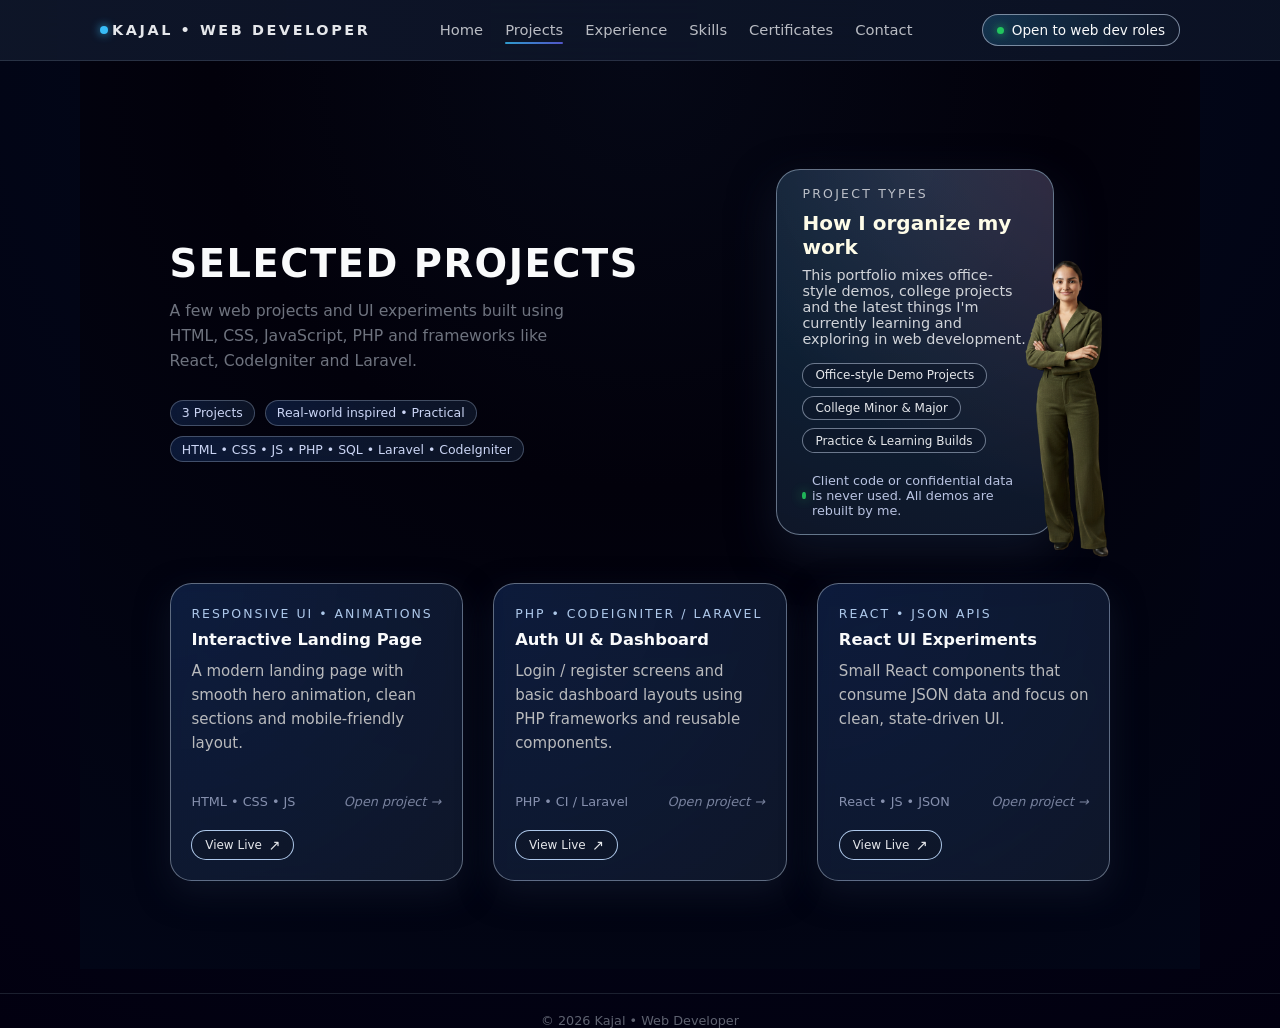
<file: projects.html>
<!DOCTYPE html>
<html lang="en">
<head>
  <meta charset="UTF-8" />
  <title>Kajal • Selected Projects</title>
  <meta name="viewport" content="width=device-width, initial-scale=1" />
  <link rel="stylesheet" href="style.css" />

  <style>
    .page-shell {
      min-height: 100vh;
      padding: 6rem 7vw 3rem;
      background: radial-gradient(circle at top, #050816 0%, #02010b 40%, #020617 100%);
      color: #e5e7eb;
    }

    .projects-hero {
      display: grid;
      grid-template-columns: minmax(0, 2.2fr) minmax(0, 1.3fr);
      gap: 2.5rem;
      align-items: center;
      margin-bottom: 3rem;
    }

    @media (max-width: 900px) {
      .projects-hero {
        grid-template-columns: minmax(0, 1fr);
      }
    }

    .section-heading {
      font-size: clamp(2.1rem, 3vw, 2.6rem);
      margin-bottom: 0.75rem;
      letter-spacing: 0.04em;
      text-transform: uppercase;
      color: #f9fafb;
    }

    .section-sub {
      font-size: 0.98rem;
      max-width: 25rem;
      color: #9ca3af;
      line-height: 1.6;
    }

    .projects-meta-badges {
      display: flex;
      flex-wrap: wrap;
      gap: 0.6rem;
      margin-top: 1.4rem;
    }

    .projects-meta-badges span {
      font-size: 0.78rem;
      padding: 0.3rem 0.7rem;
      border-radius: 999px;
      border: 1px solid rgba(148, 163, 184, 0.4);
      color: #cbd5f5;
      background: radial-gradient(circle at top left, rgba(59, 130, 246, 0.18), rgba(15, 23, 42, 0.85));
      backdrop-filter: blur(10px);
    }

    .projects-aside-card {
      border-radius: 1.5rem;
      padding: 1rem 1.6rem;
      background: radial-gradient(circle at top, rgba(56, 189, 248, 0.22), rgba(15, 23, 42, 0.96));
      box-shadow: 0 18px 45px rgba(15, 23, 42, 0.85);
      border: 1px solid rgba(148, 163, 184, 0.65);
      position: relative;
      overflow: hidden;
      isolation: isolate;
      margin-right: 1.5cm;
      width: 520px;
      max-width: 100%;
      transition: transform 0.28s ease, box-shadow 0.28s ease, border-color 0.28s ease, background 0.28s ease;
    }

    .projects-aside-card::before {
      content: "";
      position: absolute;
      inset: -40%;
      background: radial-gradient(circle at top right, rgba(244, 63, 94, 0.4), transparent 60%);
      opacity: 0.6;
      mix-blend-mode: screen;
      pointer-events: none;
      z-index: 0;
    }

    .projects-aside-card > * {
      position: relative;
      z-index: 1;
    }

    .projects-aside-card:hover {
      transform: translateY(-6px) scale(1.01);
      box-shadow: 0 22px 60px rgba(15, 23, 42, 0.95);
      border-color: rgba(244, 244, 245, 0.9);
      background: radial-gradient(circle at top, rgba(59, 130, 246, 0.24), rgba(15, 23, 42, 0.98));
    }

    .projects-aside-label {
      font-size: 0.78rem;
      letter-spacing: 0.18em;
      text-transform: uppercase;
      color: #e5e7eb;
      opacity: 0.8;
    }

    .projects-aside-title {
      margin-top: 0.6rem;
      font-size: 1.25rem;
      font-weight: 600;
      color: #fefce8;
    }

    .projects-aside-text {
      margin-top: 0.5rem;
      font-size: 0.9rem;
      color: #e5e7eb;
      opacity: 0.9;
    }

    .projects-pill-row {
      margin-top: 1rem;
      display: flex;
      flex-wrap: wrap;
      gap: 0.5rem;
    }

    .projects-pill {
      display: inline-flex;
      align-items: center;
      justify-content: center;
      font-size: 0.75rem;
      padding: 0.28rem 0.75rem;
      border-radius: 999px;
      background: rgba(15, 23, 42, 0.65);
      border: 1px solid rgba(148, 163, 184, 0.7);
      color: #e5e7eb;
      text-decoration: none;
      cursor: pointer;
      transition: background 0.25s ease, transform 0.25s ease, box-shadow 0.25s ease, border-color 0.25s ease;
    }

    .projects-pill:hover {
      background: rgba(59, 130, 246, 0.28);
      border-color: rgba(191, 219, 254, 0.95);
      transform: translateY(-1px);
      box-shadow: 0 0 16px rgba(59, 130, 246, 0.6);
    }

    .projects-note {
      margin-top: 1.2rem;
      font-size: 0.8rem;
      color: #cbd5f5;
      display: flex;
      align-items: center;
      gap: 0.4rem;
      opacity: 0.9;
    }

    .projects-note-dot {
      width: 7px;
      height: 7px;
      border-radius: 50%;
      background: #22c55e;
      box-shadow: 0 0 12px rgba(34, 197, 94, 0.8);
      transition: transform 0.25s ease, box-shadow 0.25s ease;
    }

    .projects-aside-card:hover .projects-note-dot {
      transform: scale(1.1);
      box-shadow: 0 0 18px rgba(34, 197, 94, 1);
    }

    .projects-hero-right {
      position: relative;
      display: flex;
      justify-content: flex-end;
      align-items: center;
    }

    .projects-hero-image {
      position: absolute;
      top: 50%;
      transform: translateY(-50%);
      width: 230px;
      height: 430px;
      display: flex;
      align-items: flex-end;
      justify-content: center;
      overflow: hidden;
    }

    .projects-hero-image img {
      position: relative;
      height: 92%;
      object-fit: contain;
      transform: translateY(6px);
      margin-left: 5.5cm;
    }

    @media (max-width: 1100px) {
      .projects-hero-image {
        right: -80px;
      }

      .projects-aside-card {
        margin-right: 0;
        width: 100%;
      }
    }

    @media (max-width: 900px) {
      .projects-hero-right {
        justify-content: flex-start;
      }

      .projects-hero-image {
        position: static;
        transform: none;
        margin-top: 1.4rem;
        width: 210px;
        height: 210px;
      }
    }

    @media (max-width: 768px) {
      .projects-hero-image {
        display: none;
      }
    }

    .projects-grid {
      display: grid;
      grid-template-columns: repeat(auto-fit, minmax(260px, 1fr));
      gap: 1.9rem;
      margin-bottom: 2.5rem;
    }

    .project-card {
      position: relative;
      padding: 1.4rem 1.3rem 1.2rem;
      border-radius: 1.35rem;
      background: radial-gradient(circle at top left, rgba(59, 130, 246, 0.2), rgba(15, 23, 42, 0.96));
      border: 1px solid rgba(148, 163, 184, 0.6);
      box-shadow: 0 12px 32px rgba(15, 23, 42, 0.75);
      display: flex;
      flex-direction: column;
      gap: 0.55rem;
      transform-origin: center;
      transform: translateY(0) scale(1);
      transition: transform 0.28s ease, box-shadow 0.28s ease, border-color 0.28s ease, background 0.28s ease;
      overflow: hidden;
      min-height: 298px;
    }

    .project-card::before {
      content: "";
      position: absolute;
      inset: -40%;
      background: radial-gradient(circle at top right, rgba(56, 189, 248, 0.16), transparent 60%);
      opacity: 0;
      transition: opacity 0.3s ease;
      mix-blend-mode: screen;
      pointer-events: none;
    }

    .project-card:hover {
      transform: translateY(-6px) scale(1.01);
      box-shadow: 0 20px 55px rgba(15, 23, 42, 0.9);
      border-color: rgba(244, 244, 245, 0.9);
      background: radial-gradient(circle at top, rgba(59, 130, 246, 0.24), rgba(15, 23, 42, 0.98));
    }

    .project-card:hover::before {
      opacity: 1;
    }

    .project-card.has-link {
      cursor: pointer;
    }

    .project-title {
      font-size: 1.02rem;
      font-weight: 600;
      color: #f9fafb;
    }

    .project-tag {
      font-size: 0.78rem;
      text-transform: uppercase;
      letter-spacing: 0.16em;
      color: #bfdbfe;
      opacity: 0.9;
    }

    .project-desc {
      font-size: 0.9rem;
      color: #e5e7eb;
      opacity: 0.9;
      line-height: 1.6;
      margin-top: 0.1rem;
      flex-grow: 1;
    }

    .project-meta {
      display: flex;
      justify-content: space-between;
      align-items: flex-end;
      gap: 0.6rem;
      margin-top: 0.5rem;
      font-size: 0.8rem;
      color: #cbd5f5;
      flex-wrap: wrap;
    }

    .project-tech {
      opacity: 0.9;
    }

    .project-meta span:last-child {
      opacity: 0.8;
      font-style: italic;
    }

    .project-cta-row {
      margin-top: 0.8rem;
      display: flex;
      justify-content: space-between;
      align-items: center;
      gap: 0.6rem;
      font-size: 0.8rem;
    }

    .project-link-pill,
    .project-type-chip {
      padding: 0.38rem 0.8rem;
      border-radius: 999px;
      border: 1px solid rgba(191, 219, 254, 0.9);
      background: rgba(15, 23, 42, 0.7);
      color: #e5e7eb;
      display: inline-flex;
      align-items: center;
      gap: 0.4rem;
      user-select: none;
      text-decoration: none;
    }

    .project-link-pill {
      cursor: pointer;
      transition: background 0.25s ease, transform 0.25s ease, box-shadow 0.25s ease;
    }

    .project-link-pill:hover {
      background: rgba(59, 130, 246, 0.2);
      transform: translateY(-1px);
      box-shadow: 0 0 18px rgba(59, 130, 246, 0.7);
    }

    .project-link-pill span {
      font-size: 0.75rem;
    }

    .project-link-pill i {
      font-style: normal;
      font-size: 0.9rem;
      transform: translateX(0);
      transition: transform 0.25s ease;
    }

    .project-link-pill:hover i {
      transform: translateX(2px);
    }

    .project-type-chip {
      font-size: 0.75rem;
      padding: 0.24rem 0.6rem;
      border-radius: 999px;
      background: rgba(15, 23, 42, 0.88);
      border: 1px solid rgba(148, 163, 184, 0.9);
      color: #e5e7eb;
    }

    .card-overlay-link {
      position: absolute;
      inset: 0;
      z-index: 2;
      text-indent: -9999px;
      overflow: hidden;
    }

    .project-cta-row,
    .project-tag,
    .project-title,
    .project-desc,
    .project-meta {
      position: relative;
      z-index: 3;
    }

    .project-cta-row .project-link-pill {
      position: relative;
      z-index: 4;
    }

    footer {
      border-top: 1px solid rgba(55, 65, 81, 0.8);
      margin-top: 1.5rem;
      padding-top: 1.2rem;
      font-size: 0.8rem;
      color: #9ca3af;
      text-align: center;
    }
  </style>
</head>
<body>

  <div id="site-header"></div>

  <main class="page-shell">
    <section class="projects-hero">
      <div>
        <h2 class="section-heading">Selected Projects</h2>
        <p class="section-sub" id="projectsSub"></p>

        <div class="projects-meta-badges">
          <span id="projectsCountBadge">0 Projects</span>
          <span>Real-world inspired • Practical</span>
          <span>HTML • CSS • JS • PHP • SQL • Laravel • CodeIgniter</span>
        </div>
      </div>

      <div class="projects-hero-right">
        <aside class="projects-aside-card">
          <div class="projects-aside-label">Project Types</div>
          <div class="projects-aside-title">How I organize my work</div>
          <p class="projects-aside-text">
            This portfolio mixes office-style demos, college projects and
            the latest things I'm currently learning and exploring in web development.
          </p>

          <div class="projects-pill-row">
            <a href="office-projects.html" class="projects-pill">Office-style Demo Projects</a>
            <a href="college-projects.html" class="projects-pill">College Minor & Major</a>
            <a href="practice-projects.html" class="projects-pill">Practice & Learning Builds</a>
          </div>

          <div class="projects-note">
            <span class="projects-note-dot"></span>
            <span>Client code or confidential data is never used. All demos are rebuilt by me.</span>
          </div>
        </aside>

        <div class="projects-hero-image">
          <img src="images/projects-hero.png" alt="Kajal working on web projects">
        </div>
      </div>
    </section>

    <section>
      <div class="projects-grid" id="projectsGrid"></div>
    </section>
  </main>

  <div id="site-footer"></div>

  <script src="data.js"></script>
  <script src="main.js"></script>

  <script>
    function escapeHtml(value) {
      return String(value || "")
        .replace(/&/g, "&amp;")
        .replace(/</g, "&lt;")
        .replace(/>/g, "&gt;")
        .replace(/"/g, "&quot;")
        .replace(/'/g, "&#039;");
    }

    function getProjectLink(project) {
      if (project.url && project.url.trim() !== "" && project.url !== "#") {
        return project.url.trim();
      }

      const title = (project.title || "").trim().toLowerCase();

      const titleLinkMap = {
        "interactive landing page": "interactive-landing-page.html",
        "auth ui & dashboard": "auth-ui-dashboard.html",
        "react ui experiments": "react-ui-experiments.html"
      };

      return titleLinkMap[title] || "";
    }

    function initProjects() {
      const d = window.portfolioData || {};
      const projects = Array.isArray(d.projects) ? d.projects : [];

      const sub =
        d.projectsSub ||
        "A curated mix of office-style demos, college work and hands-on learning projects that show how I think, design and build.";

      const subEl = document.getElementById("projectsSub");
      if (subEl) subEl.textContent = sub;

      const countBadge = document.getElementById("projectsCountBadge");
      if (countBadge) {
        countBadge.textContent = projects.length === 1 ? "1 Project" : projects.length + " Projects";
      }

      const grid = document.getElementById("projectsGrid");
      if (!grid) return;

      grid.innerHTML = "";

      projects.forEach(function (p) {
        const typeLabel = p.type || p.tag || "Concept Demo";
        const title = p.title || "";
        const desc = p.desc || "";
        const tech = p.tech || "";
        const meta = p.meta || "";
        const projectLink = getProjectLink(p);
        const hasLink = projectLink !== "";

        const card = document.createElement("article");
        card.className = "project-card" + (hasLink ? " has-link" : "");

        card.innerHTML = `
          ${hasLink ? `<a class="card-overlay-link" href="${escapeHtml(projectLink)}" target="_blank" rel="noopener noreferrer">Open ${escapeHtml(title)}</a>` : ""}
          
          <div class="project-tag">${escapeHtml(typeLabel)}</div>
          <div class="project-title">${escapeHtml(title)}</div>
          <p class="project-desc">${escapeHtml(desc)}</p>

          <div class="project-meta">
            <span class="project-tech">${escapeHtml(tech)}</span>
            <span>${escapeHtml(meta)}</span>
          </div>

          <div class="project-cta-row">
            ${
              hasLink
                ? `<a class="project-link-pill" href="${escapeHtml(projectLink)}" target="_blank" rel="noopener noreferrer">
                     <span>View Live</span>
                     <i>↗</i>
                   </a>`
                : `<span class="project-type-chip">${escapeHtml(typeLabel)}</span>`
            }
          </div>
        `;

        grid.appendChild(card);
      });
    }

    document.addEventListener("DOMContentLoaded", function () {
      initProjects();
    });
  </script>
</body>
</html>
</file>
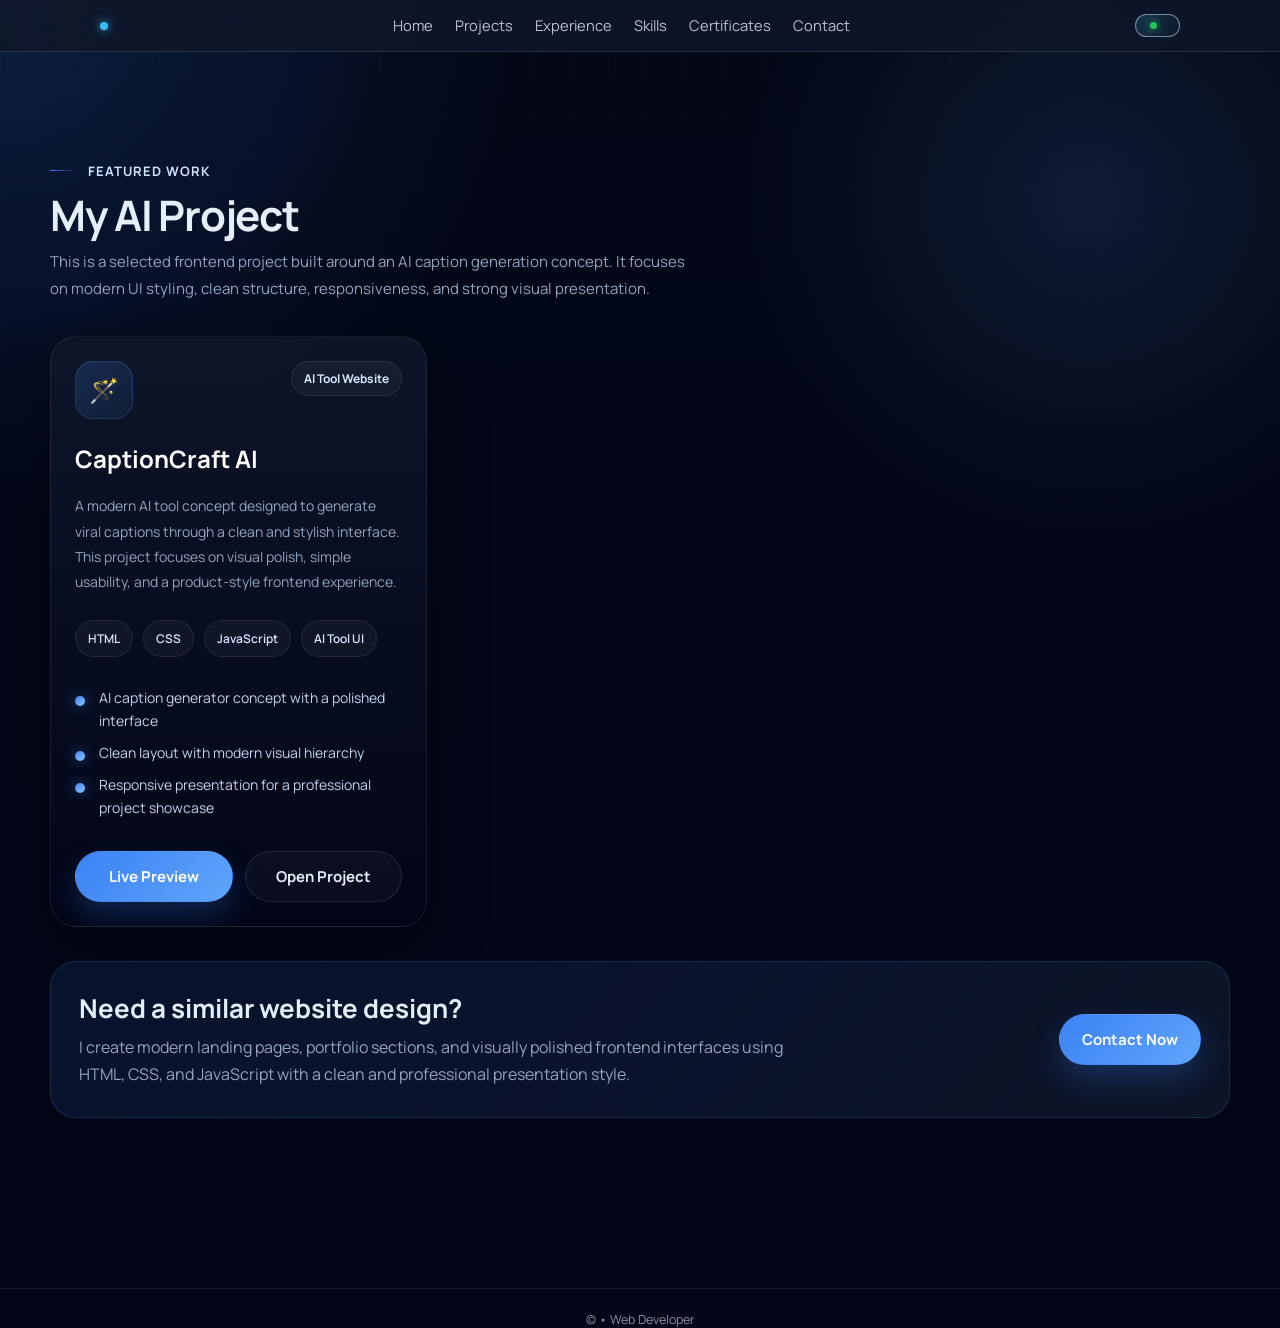
<file: react-ui-experiments.html>
<!DOCTYPE html>
<html lang="en">
<head>
  <meta charset="UTF-8" />
  <meta name="viewport" content="width=device-width, initial-scale=1.0" />
  <title>Kajal | Projects Showcase</title>

  <link rel="preconnect" href="https://fonts.googleapis.com">
  <link rel="preconnect" href="https://fonts.gstatic.com" crossorigin>
  <link href="https://fonts.googleapis.com/css2?family=Manrope:wght@300;400;500;600;700;800&display=swap" rel="stylesheet">
  <link rel="stylesheet" href="style.css" />

  <style>
    :root{
      --bg:#020617;
      --bg2:#071225;
      --panel:rgba(15,23,42,0.78);
      --panel-2:rgba(30,41,59,0.72);
      --line:rgba(255,255,255,0.08);
      --line-strong:rgba(59,130,246,0.28);
      --text:#e5eefb;
      --muted:#93a4bf;
      --accent:#3b82f6;
      --accent-2:#60a5fa;
      --glow:0 0 30px rgba(59,130,246,0.28);
      --shadow:0 20px 60px rgba(0,0,0,0.35);
      --radius:24px;
      --radius-sm:18px;
      --container:1180px;
    }

    *{
      margin:0;
      padding:0;
      box-sizing:border-box;
      font-family:'Manrope',sans-serif;
    }

    html{
      scroll-behavior:smooth;
    }

    body{
      background:
        radial-gradient(circle at top left, rgba(59,130,246,0.18), transparent 28%),
        radial-gradient(circle at 85% 15%, rgba(96,165,250,0.12), transparent 22%),
        linear-gradient(180deg, #030817 0%, #020617 100%);
      color:var(--text);
      overflow-x:hidden;
    }

    a{
      text-decoration:none;
      color:inherit;
    }

    .projects-page{
      position:relative;
      min-height:100vh;
    }

    .projects-page::before{
      content:"";
      position:fixed;
      inset:0;
      background-image:
        linear-gradient(rgba(255,255,255,0.02) 1px, transparent 1px),
        linear-gradient(90deg, rgba(255,255,255,0.02) 1px, transparent 1px);
      background-size:38px 38px;
      pointer-events:none;
      mask-image:linear-gradient(to bottom, rgba(0,0,0,0.55), transparent 92%);
      z-index:0;
    }

    .container{
      width:min(var(--container), calc(100% - 32px));
      margin:auto;
      position:relative;
      z-index:1;
    }

    .section-space{
      padding:90px 0;
    }

    .hero{
      padding:60px 0 40px;
    }

    .hero-wrap{
      display:grid;
      grid-template-columns:1.15fr .85fr;
      gap:28px;
      align-items:stretch;
    }

    .hero-main,
    .hero-side{
      background:linear-gradient(180deg, rgba(15,23,42,0.9), rgba(2,6,23,0.82));
      border:1px solid var(--line);
      border-radius:30px;
      box-shadow:var(--shadow);
      position:relative;
      overflow:hidden;
    }

    .hero-main{
      padding:52px;
    }

    .hero-main::before{
      content:"";
      position:absolute;
      width:260px;
      height:260px;
      border-radius:50%;
      background:radial-gradient(circle, rgba(59,130,246,0.24), transparent 70%);
      top:-80px;
      right:-80px;
      pointer-events:none;
    }

    .eyebrow{
      display:inline-flex;
      align-items:center;
      gap:10px;
      padding:10px 16px;
      border:1px solid rgba(96,165,250,0.18);
      background:rgba(59,130,246,0.08);
      border-radius:999px;
      color:#c7dcff;
      font-size:13px;
      font-weight:700;
      letter-spacing:.08em;
      text-transform:uppercase;
      margin-bottom:24px;
    }

    .eyebrow-dot{
      width:9px;
      height:9px;
      border-radius:50%;
      background:linear-gradient(135deg, var(--accent), #93c5fd);
      box-shadow:0 0 14px rgba(59,130,246,0.8);
    }

    .hero-main h1{
      font-size:clamp(34px, 5vw, 58px);
      line-height:1.05;
      margin-bottom:18px;
      font-weight:800;
      letter-spacing:-0.03em;
    }

    .hero-main h1 .accent{
      color:#7dc1ff;
      text-shadow:0 0 18px rgba(96,165,250,0.28);
    }

    .hero-main p{
      font-size:17px;
      line-height:1.8;
      color:var(--muted);
      max-width:700px;
      margin-bottom:30px;
    }

    .hero-actions{
      display:flex;
      flex-wrap:wrap;
      gap:14px;
      margin-bottom:34px;
    }

    .btn{
      display:inline-flex;
      align-items:center;
      justify-content:center;
      gap:10px;
      padding:14px 22px;
      border-radius:999px;
      font-weight:700;
      font-size:15px;
      transition:.3s ease;
      border:1px solid transparent;
      cursor:pointer;
    }

    .btn-primary{
      background:linear-gradient(135deg, var(--accent), var(--accent-2));
      color:#fff;
      box-shadow:0 14px 30px rgba(59,130,246,0.24);
    }

    .btn-primary:hover{
      transform:translateY(-3px);
      box-shadow:0 18px 36px rgba(59,130,246,0.35);
    }

    .btn-secondary{
      background:rgba(255,255,255,0.03);
      color:var(--text);
      border-color:rgba(255,255,255,0.1);
    }

    .btn-secondary:hover{
      transform:translateY(-3px);
      border-color:rgba(96,165,250,0.4);
      box-shadow:var(--glow);
    }

    .hero-stats{
      display:grid;
      grid-template-columns:repeat(3, 1fr);
      gap:16px;
    }

    .stat{
      padding:18px;
      border-radius:18px;
      background:rgba(255,255,255,0.03);
      border:1px solid rgba(255,255,255,0.06);
      backdrop-filter:blur(8px);
    }

    .stat h3{
      font-size:28px;
      font-weight:800;
      margin-bottom:6px;
    }

    .stat p{
      margin:0;
      font-size:13px;
      line-height:1.5;
      color:var(--muted);
    }

    .hero-side{
      padding:28px;
      display:flex;
      flex-direction:column;
      justify-content:space-between;
      gap:18px;
      min-height:100%;
    }

    .preview-card{
      flex:1;
      min-height:180px;
      border-radius:24px;
      background:
        linear-gradient(160deg, rgba(59,130,246,0.16), rgba(15,23,42,0.88)),
        linear-gradient(180deg, rgba(255,255,255,0.03), rgba(255,255,255,0.01));
      border:1px solid rgba(96,165,250,0.16);
      padding:24px;
      position:relative;
      overflow:hidden;
    }

    .preview-card::before{
      content:"";
      position:absolute;
      width:220px;
      height:220px;
      right:-60px;
      bottom:-70px;
      border-radius:50%;
      background:radial-gradient(circle, rgba(59,130,246,0.28), transparent 70%);
    }

    .preview-badge{
      display:inline-block;
      padding:8px 14px;
      border-radius:999px;
      background:rgba(255,255,255,0.08);
      border:1px solid rgba(255,255,255,0.08);
      font-size:12px;
      color:#d9e9ff;
      margin-bottom:18px;
      font-weight:700;
    }

    .preview-card h3{
      font-size:28px;
      line-height:1.2;
      margin-bottom:12px;
      max-width:280px;
    }

    .preview-card p{
      color:var(--muted);
      line-height:1.7;
      max-width:300px;
      font-size:14px;
    }

    .mini-list{
      display:grid;
      gap:12px;
    }

    .mini-item{
      display:flex;
      align-items:flex-start;
      gap:12px;
      padding:14px 15px;
      border-radius:18px;
      background:rgba(255,255,255,0.035);
      border:1px solid rgba(255,255,255,0.06);
    }

    .mini-icon{
      width:40px;
      height:40px;
      border-radius:12px;
      display:flex;
      align-items:center;
      justify-content:center;
      background:rgba(59,130,246,0.12);
      border:1px solid rgba(59,130,246,0.2);
      font-size:18px;
      flex-shrink:0;
    }

    .mini-item h4{
      font-size:15px;
      margin-bottom:4px;
    }

    .mini-item p{
      font-size:13px;
      color:var(--muted);
      line-height:1.6;
    }

    .section-head{
      display:flex;
      justify-content:space-between;
      align-items:end;
      gap:20px;
      margin-bottom:34px;
      flex-wrap:wrap;
    }

    .section-head h2{
      font-size:clamp(28px, 4vw, 42px);
      line-height:1.1;
      margin-bottom:10px;
      letter-spacing:-0.03em;
    }

    .section-head p{
      color:var(--muted);
      max-width:640px;
      line-height:1.8;
      font-size:15px;
    }

    .section-tag{
      display:inline-flex;
      align-items:center;
      gap:10px;
      color:#cfe2ff;
      font-weight:700;
      font-size:13px;
      letter-spacing:.08em;
      text-transform:uppercase;
      margin-bottom:12px;
    }

    .section-tag span{
      width:28px;
      height:1px;
      background:linear-gradient(90deg, var(--accent), transparent);
      display:inline-block;
    }

    .projects-grid{
      display:grid;
      grid-template-columns:repeat(3, 1fr);
      gap:24px;
    }

    .project-card{
      position:relative;
      padding:24px;
      border-radius:26px;
      background:linear-gradient(180deg, rgba(15,23,42,0.9), rgba(2,6,23,0.92));
      border:1px solid rgba(255,255,255,0.08);
      box-shadow:var(--shadow);
      transition:transform .35s ease, box-shadow .35s ease, border-color .35s ease;
      overflow:hidden;
      display:flex;
      flex-direction:column;
      min-height:100%;
    }

    .project-card::before{
      content:"";
      position:absolute;
      inset:0;
      background:linear-gradient(180deg, rgba(96,165,250,0.08), transparent 38%);
      opacity:0;
      transition:.35s ease;
      pointer-events:none;
    }

    .project-card:hover{
      transform:translateY(-8px);
      border-color:var(--line-strong);
      box-shadow:0 22px 60px rgba(10,20,40,0.55), 0 0 0 1px rgba(59,130,246,0.1);
    }

    .project-card:hover::before{
      opacity:1;
    }

    .project-top{
      display:flex;
      justify-content:space-between;
      align-items:flex-start;
      gap:14px;
      margin-bottom:18px;
    }

    .project-icon{
      width:58px;
      height:58px;
      border-radius:18px;
      display:flex;
      align-items:center;
      justify-content:center;
      font-size:24px;
      background:linear-gradient(135deg, rgba(59,130,246,0.2), rgba(96,165,250,0.07));
      border:1px solid rgba(96,165,250,0.16);
      box-shadow:inset 0 1px 0 rgba(255,255,255,0.04);
      flex-shrink:0;
    }

    .project-label{
      padding:8px 12px;
      border-radius:999px;
      font-size:12px;
      font-weight:700;
      color:#d7e8ff;
      border:1px solid rgba(255,255,255,0.08);
      background:rgba(255,255,255,0.04);
      white-space:nowrap;
    }

    .project-card h3{
      font-size:24px;
      margin-bottom:12px;
      line-height:1.2;
    }

    .project-card p{
      color:var(--muted);
      line-height:1.8;
      font-size:14px;
      margin-bottom:18px;
    }

    .tech-list{
      display:flex;
      flex-wrap:wrap;
      gap:10px;
      margin-bottom:22px;
    }

    .tech-list span{
      padding:9px 12px;
      border-radius:999px;
      background:rgba(255,255,255,0.04);
      border:1px solid rgba(255,255,255,0.08);
      color:#d5e5fd;
      font-size:12px;
      font-weight:600;
    }

    .project-features{
      display:grid;
      gap:10px;
      margin-bottom:24px;
    }

    .project-features li{
      list-style:none;
      position:relative;
      padding-left:24px;
      color:#c1d3ec;
      font-size:14px;
      line-height:1.6;
    }

    .project-features li::before{
      content:"";
      position:absolute;
      left:0;
      top:9px;
      width:10px;
      height:10px;
      border-radius:50%;
      background:linear-gradient(135deg, var(--accent), #93c5fd);
      box-shadow:0 0 14px rgba(59,130,246,0.65);
    }

    .project-actions{
      display:flex;
      gap:12px;
      flex-wrap:wrap;
      margin-top:auto;
    }

    .project-actions .btn{
      flex:1;
      min-width:140px;
    }

    .bottom-cta{
      margin-top:34px;
      padding:28px;
      border-radius:26px;
      background:linear-gradient(135deg, rgba(59,130,246,0.1), rgba(15,23,42,0.88));
      border:1px solid rgba(96,165,250,0.16);
      display:flex;
      justify-content:space-between;
      align-items:center;
      gap:20px;
      flex-wrap:wrap;
    }

    .bottom-cta h3{
      font-size:26px;
      margin-bottom:8px;
    }

    .bottom-cta p{
      color:var(--muted);
      line-height:1.7;
      max-width:720px;
    }

    .reveal{
      opacity:0;
      transform:translateY(35px);
      transition:all .75s ease;
    }

    .reveal.active{
      opacity:1;
      transform:translateY(0);
    }

    @media (max-width: 1100px){
      .hero-wrap{
        grid-template-columns:1fr;
      }

      .projects-grid{
        grid-template-columns:repeat(2, 1fr);
      }
    }

    @media (max-width: 768px){
      .section-space{
        padding:70px 0;
      }

      .hero{
        padding-top:35px;
      }

      .hero-main,
      .hero-side{
        border-radius:24px;
      }

      .hero-main{
        padding:28px 22px;
      }

      .hero-side{
        padding:20px;
      }

      .hero-main h1{
        font-size:34px;
      }

      .hero-stats{
        grid-template-columns:1fr;
      }

      .projects-grid{
        grid-template-columns:1fr;
      }

      .project-card{
        padding:20px;
      }

      .bottom-cta{
        padding:22px 18px;
      }

      .bottom-cta h3{
        font-size:22px;
      }
    }
  </style>
</head>
<body>

  <!-- Existing Header -->
  <div id="site-header"></div>
<main class="projects-page">

 <section class="section-space" id="projects">
      <div class="container">
        <div class="section-head reveal">
          <div>
            <div class="section-tag"><span></span> Featured Work</div>
            <h2>My AI Project</h2>
            <p>
              This is a selected frontend project built around an AI caption generation concept.
              It focuses on modern UI styling, clean structure, responsiveness, and strong visual presentation.
            </p>
          </div>
        </div>

        <div class="projects-grid">
          <div class="project-card reveal">
            <div class="project-top">
              <div class="project-icon">🪄</div>
              <div class="project-label">AI Tool Website</div>
            </div>

            <h3>CaptionCraft AI</h3>
            <p>
              A modern AI tool concept designed to generate viral captions through a clean and stylish interface.
              This project focuses on visual polish, simple usability, and a product-style frontend experience.
            </p>

            <div class="tech-list">
              <span>HTML</span>
              <span>CSS</span>
              <span>JavaScript</span>
              <span>AI Tool UI</span>
            </div>

            <ul class="project-features">
              <li>AI caption generator concept with a polished interface</li>
              <li>Clean layout with modern visual hierarchy</li>
              <li>Responsive presentation for a professional project showcase</li>
            </ul>

            <div class="project-actions">
              <a href="https://kajal768.github.io/CaptionCraft-AI/" target="_blank" class="btn btn-primary">Live Preview</a>
              <a href="https://kajal768.github.io/CaptionCraft-AI/" target="_blank" class="btn btn-secondary">Open Project</a>
            </div>
          </div>
        </div>

        <div class="bottom-cta reveal" id="contact">
          <div>
            <h3>Need a similar website design?</h3>
            <p>
              I create modern landing pages, portfolio sections, and visually polished frontend interfaces
              using HTML, CSS, and JavaScript with a clean and professional presentation style.
            </p>
          </div>
          <a href="contact.html" class="btn btn-primary">Contact Now</a>
        </div>
      </div>
    </section>

</main>    

  <!-- Existing Footer -->
  <div id="site-footer"></div>

  <script>
    async function loadInclude(selector, paths) {
      const el = document.querySelector(selector);
      if (!el) return;

      for (const path of paths) {
        try {
          const res = await fetch(path);
          if (!res.ok) continue;
          const html = await res.text();
          if (html.trim()) {
            el.innerHTML = html;
            return;
          }
        } catch (err) {
          console.log("Include load failed:", path);
        }
      }
    }

    async function initIncludes() {
      await loadInclude("#site-header", [
        "header.html",
        "./header.html",
        "includes/header.html",
        "./includes/header.html"
      ]);

      await loadInclude("#site-footer", [
        "footer.html",
        "./footer.html",
        "includes/footer.html",
        "./includes/footer.html"
      ]);
    }

    function initReveal() {
      const reveals = document.querySelectorAll('.reveal');

      const revealOnScroll = () => {
        reveals.forEach((el) => {
          const top = el.getBoundingClientRect().top;
          if (top < window.innerHeight - 80) {
            el.classList.add('active');
          }
        });
      };

      window.addEventListener('scroll', revealOnScroll);
      window.addEventListener('load', revealOnScroll);
      revealOnScroll();
    }

    document.querySelectorAll('a[href^="#"]').forEach(anchor => {
      anchor.addEventListener('click', function(e) {
        const target = document.querySelector(this.getAttribute('href'));
        if(target){
          e.preventDefault();
          target.scrollIntoView({ behavior: 'smooth' });
        }
      });
    });

    document.addEventListener("DOMContentLoaded", async function () {
      await initIncludes();
      initReveal();
    });
  </script>
</body>
</html>
</file>
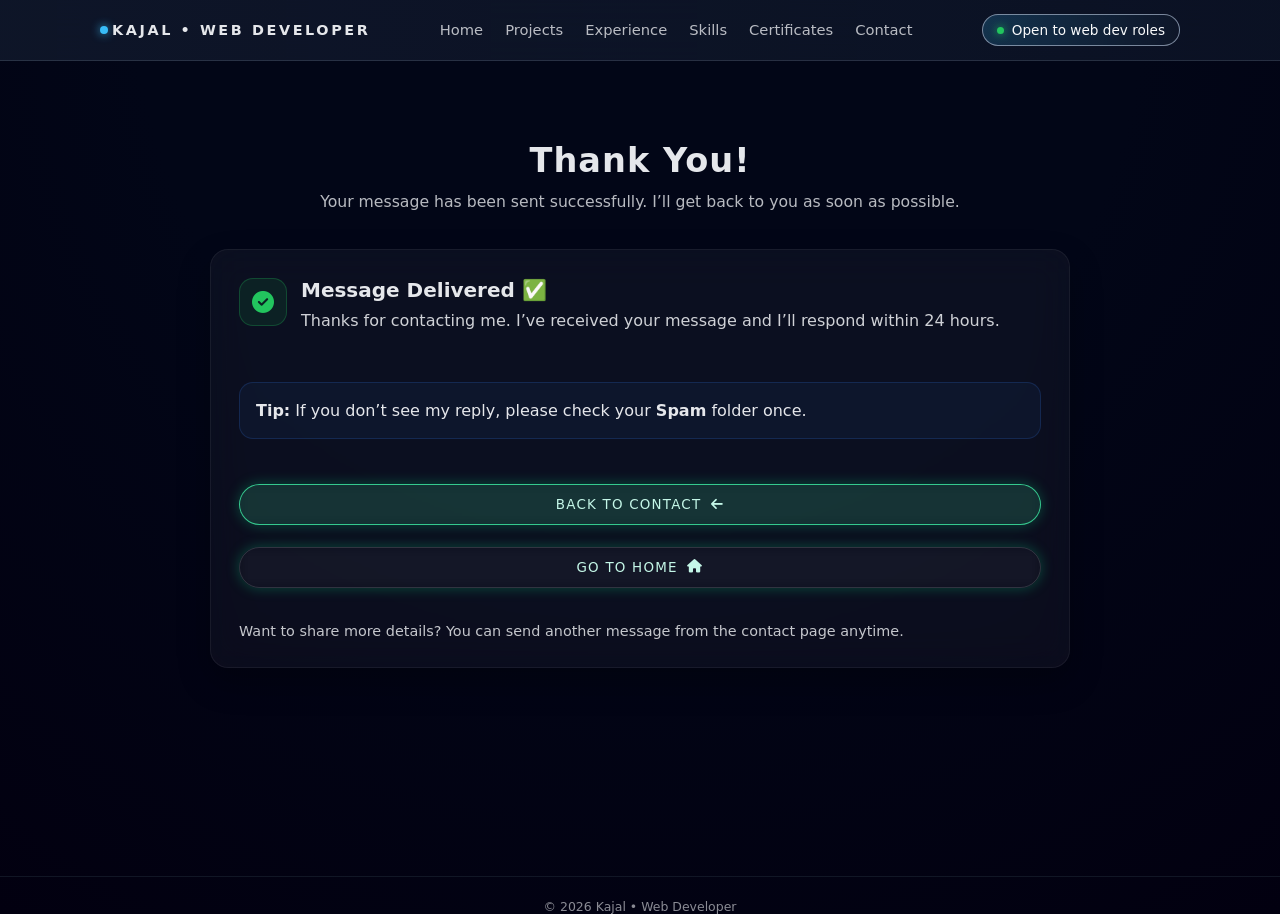
<file: thankyou.html>
<!DOCTYPE html>
<html lang="en">
<head>
  <meta charset="UTF-8" />
  <title>Kajal • Message Sent</title>
  <meta name="viewport" content="width=device-width, initial-scale=1" />
  <link rel="stylesheet" href="style.css" />

  <!-- Icons -->
  <link
    rel="stylesheet"
    href="https://cdnjs.cloudflare.com/ajax/libs/font-awesome/6.5.1/css/all.min.css"
    integrity="sha512-DTOQO9RWCH3ppGqcWaEA1BIZOC6xxalwEsw9c2QQeAIftl+Vegovlnee1c9QX4TctnWMn13TZye+giMm8e2LwA=="
    crossorigin="anonymous"
    referrerpolicy="no-referrer"
  />
</head>
<body>

  <!-- HEADER PLACEHOLDER -->
  <div id="site-header"></div>

  <main class="page-shell">
    <section class="contact-section">
      <div class="contact-header">
        <h2 class="section-heading">Thank You!</h2>
        <p class="section-sub">
          Your message has been sent successfully. I’ll get back to you as soon as possible.
        </p>
      </div>

      <div class="contact-layout" style="grid-template-columns: 1fr; max-width: 860px; margin: 0 auto;">
        <div class="contact-card" style="padding: 28px;">
          <div style="display:flex; align-items:flex-start; gap:14px; margin-bottom: 14px;">
            <div
              style="
                width: 48px;
                height: 48px;
                border-radius: 14px;
                display:flex;
                align-items:center;
                justify-content:center;
                background: rgba(34, 197, 94, 0.10);
                border: 1px solid rgba(34, 197, 94, 0.25);
              "
            >
              <i class="fa-solid fa-circle-check" style="font-size: 22px; color: #22c55e;"></i>
            </div>

            <div>
              <h3 style="margin: 0 0 6px; font-size: 20px;">Message Delivered ✅</h3>
              <p style="margin: 0; opacity: .9; line-height: 1.6;">
                Thanks for contacting me. I’ve received your message and I’ll respond within 24 hours.
              </p>
            </div>
          </div>

          <div
            style="
              margin-top: 16px;
              padding: 14px 16px;
              border-radius: 14px;
              background: rgba(59, 130, 246, 0.06);
              border: 1px solid rgba(59, 130, 246, 0.18);
            "
          >
            <p style="margin:0; line-height: 1.7;">
              <b>Tip:</b> If you don’t see my reply, please check your <b>Spam</b> folder once.
            </p>
          </div>

          <div style="display:flex; gap:12px; flex-wrap: wrap; margin-top: 18px;">
            <a href="contact.html" class="contact-submit-btn" style="text-decoration:none;">
              <span>Back to Contact</span>
              <i class="fa-solid fa-arrow-left"></i>
            </a>

            <a
              href="index.html"
              class="contact-submit-btn"
              style="
                text-decoration:none;
                background: transparent;
                border: 1px solid rgba(255,255,255,.14);
              "
            >
              <span>Go to Home</span>
              <i class="fa-solid fa-house"></i>
            </a>
          </div>

          <p class="contact-note" style="margin-top: 18px;">
            Want to share more details? You can send another message from the contact page anytime.
          </p>
        </div>
      </div>
    </section>
  </main>

  <!-- FOOTER PLACEHOLDER -->
  <div id="site-footer"></div>

  <script src="main.js"></script>
</body>
</html>
</file>
<file: style.css>
/* style.css */

* {
  margin: 0;
  padding: 0;
  box-sizing: border-box;
  font-family: system-ui, -apple-system, BlinkMacSystemFont, "Segoe UI",
    sans-serif;
}

body {
  min-height: 100vh;
  background: radial-gradient(circle at top, #020617 0%, #020617 45%, #020010 100%);
  color: #e5e7eb;
  overflow-x: hidden;
}

a {
  color: inherit;
  text-decoration: none;
}

/* ============== NAVBAR ============== */
.nav-shell {
  position: sticky;
  z-index: 50;
  backdrop-filter: blur(14px);
  background: linear-gradient(
    to right,
    rgba(15, 23, 42, 0.92),
    rgba(15, 23, 42, 0.7)
  );
  border-bottom: 1px solid rgba(148, 163, 184, 0.2);
}
/* hamburger button (mobile) */
.nav-menu-toggle {
  display: none;
  border: 1px solid rgba(148, 163, 184, 0.8);
  background: rgba(15, 23, 42, 0.9);
  color: #e5e7eb;
  border-radius: 999px;
  padding: 6px 10px;
  font-size: 1rem;
  cursor: pointer;
}
.nav-inner {
  max-width: 1120px;
  margin: 0 auto;
  padding: 14px 20px;
  display: flex;
  align-items: center;
  justify-content: space-between;
  gap: 10px;
}

.nav-brand {
  display: flex;
  align-items: center;
  gap: 4px;
  font-weight: 700;
  letter-spacing: 0.18em;
  font-size: 0.9rem;
  text-transform: uppercase;
  color: #e5e7eb;
}

.nav-brand span {
  width: 8px;
  height: 8px;
  border-radius: 999px;
  background: #38bdf8;
  box-shadow: 0 0 10px rgba(56, 189, 248, 0.9);
}

.nav-links {
  display: flex;
  gap: 22px;
  font-size: 0.92rem;
}

.nav-link {
  position: relative;
  opacity: 0.8;
  padding-bottom: 2px;
  cursor: pointer;
}

.nav-link::after {
  content: "";
  position: absolute;
  left: 0;
  right: 0;
  bottom: -4px;
  height: 2px;
  border-radius: 999px;
  background: linear-gradient(to right, #38bdf8, #6366f1);
  transform: scaleX(0);
  transform-origin: center;
  transition: transform 0.25s ease;
}

.nav-link:hover {
  opacity: 1;
}

.nav-link:hover::after,
.nav-link.active::after {
  transform: scaleX(1);
}

.nav-cta {
  font-size: 0.85rem;
  padding: 7px 14px;
  border-radius: 999px;
  border: 1px solid rgba(148, 163, 184, 0.8);
  background: radial-gradient(
    circle at top left,
    rgba(56, 189, 248, 0.2),
    rgba(15, 23, 42, 0.9)
  );
  display: flex;
  align-items: center;
  gap: 8px;
  cursor: pointer;
  color:#f9fafb;
}

.nav-cta span.dot {
  width: 7px;
  height: 7px;
  border-radius: 999px;
  background: #22c55e;
  box-shadow: 0 0 8px rgba(34, 197, 94, 0.9);
}

/* ============== LAYOUT ============== */
.page-shell {
  max-width: 1120px;
  margin: 0 auto;
  padding: 32px 20px 64px;
}

section {
  margin-top:12px;
}

.section-heading {
  font-size: 1.6rem;
  margin-bottom: 12px;
}

.section-sub {
  font-size: 0.9rem;
  opacity: 0.7;
  margin-bottom: 26px;
}

/* ============== HERO (HOME) ============== */
/* 🔹 Gap kam kiya: min-height aur padding top thoda reduce */
.hero {
  min-height: calc(110vh - 90px);
  align-items: center;
  justify-content: center;
  padding: 40px 0 70px;
}

.hero-inner {
  width: 100%;
  display: flex;
  flex-direction: column;
  align-items: center;
  gap: 26px;
}

.hero-text-top {
  text-align: center;
  font-size: 0.9rem;
  letter-spacing: 0.24em;
  text-transform: uppercase;
  color: #9ca3af;
  opacity: 0.9;
}

.hero-text-top strong {
  color: #e5e7eb;
}

.hero-hint {
  margin-top: 14px;
  font-size: 0.82rem;
  opacity: 0.7;
  display: flex;
  align-items: center;
  gap: 6px;
  justify-content: center;
}

.hero-hint span {
  font-size: 1.2rem;
}

/* ============== RESUME CARD ============== */
.resume-shell {
  position: relative;
  padding: 10px;
}

.resume-card {
  position: relative;
  width: 260px;
  height: 260px;
  border-radius: 999px;
  background: radial-gradient(circle at top left, #1d4ed8 0%, #4f46e5 35%, #020617 85%);
  box-shadow: 0 0 45px rgba(59, 130, 246, 0.45),
    0 0 110px rgba(129, 140, 248, 0.55);
  display: flex;
  align-items: center;
  justify-content: center;
  cursor: pointer;
  overflow: hidden;
  transition: width 0.7s cubic-bezier(0.16, 1, 0.3, 1),
    height 0.7s cubic-bezier(0.16, 1, 0.3, 1),
    border-radius 0.7s cubic-bezier(0.16, 1, 0.3, 1),
    box-shadow 0.4s ease, transform 0.3s ease;
  backdrop-filter: blur(14px);
}

.resume-card:hover {
  transform: translateY(-4px) scale(1.01);
  box-shadow: 0 0 65px rgba(129, 140, 248, 0.7),
    0 0 130px rgba(56, 189, 248, 0.7);
}

/* 🔹 Open state: fixed 380px ki jagah auto height + min-height
   taaki puri info hamesha visible rahe */
.resume-card.open {
  width: 900px;
  max-width: 95vw;
  min-height: 380px;
  height: auto;
  border-radius: 28px;
  overflow: visible; /* content cut na ho */
}

.circle-name {
  position: absolute;
  inset: 0;
  display: flex;
  align-items: center;
  justify-content: center;
  font-size: 2.3rem;
  font-weight: 800;
  letter-spacing: 0.1em;
  text-transform: uppercase;
  color: #f9fafb;
  text-shadow: 0 0 12px rgba(15, 23, 42, 0.9);
  pointer-events: none;
  transition: transform 0.7s cubic-bezier(0.16, 1, 0.3, 1),
    font-size 0.7s cubic-bezier(0.16, 1, 0.3, 1),
    letter-spacing 0.7s cubic-bezier(0.16, 1, 0.3, 1),
    inset 0.7s cubic-bezier(0.16, 1, 0.3, 1), opacity 0.4s ease;
}

.resume-card.open .circle-name {
  inset: 18px auto auto 26px;
  justify-content: flex-start;
  align-items: flex-start;
  font-size: 1.4rem;
  letter-spacing: 0.2em;
  transform: translateY(0);
  text-shadow: none;
}

.name-tagline {
  position: absolute;
  top: 54px;
  left: 26px;
  font-size: 0.8rem;
  text-transform: uppercase;
  letter-spacing: 0.25em;
  opacity: 0;
  transform: translateY(-8px);
  transition: all 0.6s cubic-bezier(0.16, 1, 0.3, 1);
  color: #e5e7eb;
}

.resume-card.open .name-tagline {
  opacity: 0.9;
  transform: translateY(0);
}

.resume-inner {
  position: relative;
  width: 100%;
  height: 100%;
  padding: 96px 28px 26px 280px;
  display: grid;
  grid-template-columns: minmax(0, 1fr);
  gap: 18px;
  opacity: 0;
  transform: translateY(18px);
  pointer-events: none;
  transition: opacity 0.6s 0.15s cubic-bezier(0.16, 1, 0.3, 1),
    transform 0.6s 0.15s cubic-bezier(0.16, 1, 0.3, 1);
}

/* 🔹 Open state me height auto kar di */
.resume-card.open .resume-inner {
  opacity: 1;
  transform: translateY(0);
  pointer-events: auto;
  height: auto;
}

/* Photo */
.photo-wrap {
  position: absolute;
  left: 50%;
  top: 50%;
  width: 220px;
  height: 220px;
  transform: translate(-50%, -50%);
  border-radius: 999px;
  overflow: hidden;
  box-shadow: 0 20px 40px rgba(15, 23, 42, 0.9),
    0 0 40px rgba(129, 140, 248, 0.6);
  opacity: 0;
  transition: left 0.7s cubic-bezier(0.16, 1, 0.3, 1),
    top 0.7s cubic-bezier(0.16, 1, 0.3, 1),
    transform 0.7s cubic-bezier(0.16, 1, 0.3, 1),
    opacity 0.4s ease 0.2s;
}

.photo-wrap img {
  width: 100%;
  height: 100%;
  object-fit: cover;
  transform: scale(1.02);
  transition: transform 0.5s ease;
}

.resume-card.open .photo-wrap {
  left: 120px;
  top: 50%;
  transform: translate(-50%, -50%);
  opacity: 1;
}

.resume-card.open:hover .photo-wrap img {
  transform: scale(1.08);
}

/* Details */
.details {
  display: flex;
  flex-direction: column;
  justify-content: space-between;
  gap: 16px;
  color: #f9fafb;
}

.details h2 {
  font-size: 1.6rem;
  margin-bottom: 4px;
}

.details .role {
  font-size: 0.95rem;
  opacity: 0.8;
  margin-bottom: 10px;
}

.details .about {
  font-size: 0.92rem;
  line-height: 1.6;
  max-width: 540px;
  color: #e5e7eb;
}

.details-row {
  display: flex;
  flex-wrap: wrap;
  gap: 12px 18px;
  font-size: 0.86rem;
  opacity: 0.95;
}

.chip {
  padding: 6px 12px;
  border-radius: 999px;
  border: 1px solid rgba(241, 245, 249, 0.35);
  background: rgba(15, 23, 42, 0.45);
  backdrop-filter: blur(10px);
  display: inline-flex;
  align-items: center;
  gap: 6px;
}

.chip-dot {
  width: 7px;
  height: 7px;
  border-radius: 999px;
  background: #38bdf8;
}

.skills-inline {
  display: flex;
  flex-wrap: wrap;
  gap: 8px;
  margin-top: 6px;
}

.skill-pill {
  font-size: 0.8rem;
  padding: 4px 10px;
  border-radius: 999px;
  background: rgba(15, 23, 42, 0.75);
  border: 1px solid rgba(148, 163, 184, 0.8);
}

.hint-text {
  font-size: 0.75rem;
  margin-top: 4px;
  opacity: 0.6;
}

/* Click hints */
.click-hint {
  position: absolute;
  bottom: 10px;
  right: 18px;
  font-size: 0.78rem;
  opacity: 0.65;
  display: inline-flex;
  align-items: center;
  gap: 6px;
  pointer-events: none;
  transition: opacity 0.3s ease;
}

.click-hint span {
  font-size: 1.2rem;
}

.resume-card:not(.open) .click-hint-open {
  opacity: 0.9;
}

.resume-card.open .click-hint-open {
  opacity: 0;
}

.resume-card.open .click-hint-close {
  opacity: 0.9;
}

.resume-card:not(.open) .click-hint-close {
  opacity: 0;
}

/* ============== PROJECTS GRID ============== */
.projects-grid {
  display: grid;
  grid-template-columns: repeat(3, minmax(0, 1fr));
  gap: 18px;
}

.project-card {
  background: radial-gradient(circle at top, rgba(15, 23, 42, 0.9), rgba(15, 23, 42, 0.98));
  border-radius: 18px;
  border: 1px solid rgba(148, 163, 184, 0.3);
  padding: 18px 16px 16px;
  display: flex;
  flex-direction: column;
  gap: 8px;
  box-shadow: 0 14px 35px rgba(15, 23, 42, 0.7);
  transition: transform 0.2s ease, box-shadow 0.2s ease,
    border-color 0.2s ease;
}

.project-card:hover {
  transform: translateY(-6px);
  box-shadow: 0 18px 45px rgba(15, 23, 42, 0.9);
  border-color: rgba(56, 189, 248, 0.65);
}

.project-title {
  font-size: 1rem;
  font-weight: 600;
}

.project-tag {
  font-size: 0.8rem;
  opacity: 0.75;
}

.project-desc {
  font-size: 0.85rem;
  opacity: 0.8;
}

.project-meta {
  margin-top: auto;
  font-size: 0.78rem;
  display: flex;
  justify-content: space-between;
  opacity: 0.7;
}

/* ============== SKILLS LAYOUT ============== */
.skills-layout {
  display: grid;
  grid-template-columns: 1.1fr 0.9fr;
  gap: 28px;
}

.skills-group {
  background: rgba(15, 23, 42, 0.9);
  border-radius: 18px;
  padding: 18px 18px 16px;
  border: 1px solid rgba(148, 163, 184, 0.4);
  box-shadow: 0 12px 30px rgba(15, 23, 42, 0.8);
}

.skills-group h3 {
  font-size: 1rem;
  margin-bottom: 10px;
}

.skills-list {
  display: flex;
  flex-wrap: wrap;
  gap: 8px;
}

.skills-list span {
  font-size: 0.8rem;
  padding: 4px 10px;
  border-radius: 999px;
  background: rgba(15, 23, 42, 0.85);
  border: 1px solid rgba(148, 163, 184, 0.7);
}

.skills-note {
  font-size: 0.8rem;
  opacity: 0.7;
  margin-top: 10px;
}

/* ============== CONTACT BOX ============== */
.contact-box {
  background: rgba(15, 23, 42, 0.9);
  border-radius: 18px;
  padding: 18px;
  border: 1px solid rgba(148, 163, 184, 0.4);
  max-width: 420px;
  box-shadow: 0 12px 30px rgba(15, 23, 42, 0.8);
}

.contact-row {
  display: flex;
  flex-direction: column;
  gap: 6px;
  font-size: 0.88rem;
}

.contact-row span.label {
  font-size: 0.78rem;
  text-transform: uppercase;
  letter-spacing: 0.16em;
  opacity: 0.6;
}

.contact-row a {
  color: #38bdf8;
  font-size: 0.88rem;
}

/* ============== CERTIFICATES GRID ============== */
.certs-grid {
  display: grid;
  grid-template-columns: repeat(3, minmax(0, 1fr));
  gap: 18px;
}

.cert-card {
  background: rgba(15, 23, 42, 0.96);
  border-radius: 18px;
  padding: 16px 16px 14px;
  border: 1px solid rgba(148, 163, 184, 0.4);
  box-shadow: 0 12px 30px rgba(15, 23, 42, 0.85);
  display: flex;
  flex-direction: column;
  gap: 8px;
}

.cert-title {
  font-size: 0.96rem;
  font-weight: 600;
}

.cert-meta {
  font-size: 0.8rem;
  opacity: 0.8;
}

.cert-summary {
  font-size: 0.84rem;
  opacity: 0.85;
}

.cert-link {
  margin-top: auto;
  font-size: 0.8rem;
  color: #38bdf8;
}

/* ============== FOOTER ============== */
footer {
  margin-top: 80px;
  padding-top: 22px;
  border-top: 1px solid rgba(31, 41, 55, 0.9);
  font-size: 0.78rem;
  opacity: 0.6;
  text-align: center;
}

/* ============== RESPONSIVE ============== */
@media (max-width: 900px) {
  .resume-card.open {
    height: auto;
    padding-bottom: 16px;
  }

  .resume-inner {
    padding: 180px 18px 20px 18px;
  }

  .photo-wrap {
    width: 180px;
    height: 180px;
  }

  .resume-card.open .photo-wrap {
    left: 50%;
    top: 115px;
    transform: translate(-50%, -50%);
  }

  .circle-name {
    font-size: 1.9rem;
  }

  .resume-card.open .circle-name {
    inset: 14px auto auto 20px;
    font-size: 1.2rem;
  }

  .name-tagline {
    top: 45px;
    left: 20px;
    font-size: 0.72rem;
  }

  .details h2 {
    font-size: 1.4rem;
  }

  .details .about {
    font-size: 0.9rem;
  }

  .projects-grid,
  .certs-grid {
    grid-template-columns: repeat(2, minmax(0, 1fr));
  }

  .skills-layout {
    grid-template-columns: 1fr;
  }
}

@media (max-width: 640px) {
  .nav-inner {
    flex-wrap: wrap;
    justify-content: space-between;
    position: relative;
  }

  /* mobile: show hamburger, hide links by default */
  .nav-menu-toggle {
    display: inline-flex;
    align-items: center;
    justify-content: center;
  }

  .nav-links {
    display: none;
    position: absolute;
    top: 52px;
    left: 12px;
    right: 12px;
    flex-direction: column;
    gap: 10px;
    padding: 12px 14px;
    border-radius: 16px;
    background: rgba(15, 23, 42, 0.98);
    border: 1px solid rgba(148, 163, 184, 0.4);
    box-shadow: 0 12px 30px rgba(15, 23, 42, 0.9);
    z-index: 40;
  }

  .nav-links.open {
    display: flex;
  }

  .page-shell {
    padding-inline: 16px;
  }

  .projects-grid,
  .certs-grid {
    grid-template-columns: 1fr;
  }

  section {
    margin-top: 56px;
  }

  .hero {
    min-height: calc(100vh - 76px);
  }
}

/* === Skills Page === */

.skills-section {
  max-width: 1100px;
  margin: 0 auto;
  padding: 3rem 1.5rem 4rem;
}

.skills-header {
  text-align: center;
  margin-bottom: 2.5rem;
}

.skills-header .section-heading {
  font-size: 2.2rem;
  letter-spacing: 0.03em;
}

.skills-header .section-sub {
  margin-top: 0.75rem;
  max-width: 620px;
  margin-left: auto;
  margin-right: auto;
  opacity: 0.8;
  font-size: 0.98rem;
}

.skills-category {
  margin-bottom: 2.8rem;
}

.skills-category-head {
  display: flex;
  flex-direction: column;
  gap: 0.3rem;
  margin-bottom: 1.4rem;
}

.skills-category-head h3 {
  font-size: 1.3rem;
  font-weight: 600;
}

.skills-category-head p {
  font-size: 0.95rem;
  opacity: 0.8;
}

/* Grid */

.skills-grid {
  display: grid;
  grid-template-columns: repeat(auto-fit, minmax(210px, 1fr));
  gap: 1.25rem;
}

/* Cards */

.skill-card {
  background: rgba(255, 255, 255, 0.04);
  border-radius: 14px;
  padding: 1.25rem 1.2rem 1.1rem;
  border: 1px solid rgba(255, 255, 255, 0.06);
  box-shadow: 0 14px 30px rgba(0, 0, 0, 0.22);
  backdrop-filter: blur(16px);
  transition: transform 0.2s ease, box-shadow 0.2s ease, border-color 0.2s ease,
    background 0.2s ease;
  display: flex;
  flex-direction: column;
  justify-content: space-between;
}

.skill-card:hover {
  transform: translateY(-4px);
  box-shadow: 0 18px 40px rgba(0, 0, 0, 0.35);
  border-color: rgba(80, 160, 255, 0.6);
  background: rgba(10, 18, 40, 0.9);
}

.skill-icon {
  font-size: 2.4rem;
  margin-bottom: 0.8rem;
}

.skill-card h4 {
  font-size: 1.05rem;
  margin-bottom: 0.35rem;
}

.skill-card p {
  font-size: 0.92rem;
  opacity: 0.85;
  margin-bottom: 0.75rem;
}

/* Small pill tag */

.skill-pill {
  align-self: flex-start;
  font-size: 0.75rem;
  text-transform: uppercase;
  letter-spacing: 0.08em;
  padding: 0.22rem 0.65rem;
  border-radius: 999px;
  border: 1px solid rgba(255, 255, 255, 0.3);
  opacity: 0.9;
}

/* Responsive tweaks */

@media (max-width: 768px) {
  .skills-section {
    padding-inline: 1.1rem;
  }

  .skills-header .section-heading {
    font-size: 1.8rem;
  }

  .skills-category-head {
    margin-bottom: 1rem;
  }
}

/* === Certificates Page === */

.certs-section {
  max-width: 1100px;
  margin: 0 auto;
  padding: 3rem 1.5rem 4rem;
}

.certs-header {
  text-align: center;
  margin-bottom: 2.4rem;
}

.certs-header .section-heading {
  font-size: 2.1rem;
  letter-spacing: 0.03em;
}

.certs-header .section-sub {
  margin-top: 0.75rem;
  max-width: 640px;
  margin-left: auto;
  margin-right: auto;
  opacity: 0.8;
  font-size: 0.98rem;
}

/* Grid */

.certs-grid {
  display: grid;
  grid-template-columns: repeat(auto-fit, minmax(260px, 1fr));
  gap: 1.5rem;
}

/* Cards */

.cert-card {
  background: rgba(255, 255, 255, 0.04);
  border-radius: 16px;
  padding: 1.2rem 1.25rem 1.2rem;
  border: 1px solid rgba(255, 255, 255, 0.06);
  box-shadow: 0 14px 32px rgba(0, 0, 0, 0.26);
  backdrop-filter: blur(16px);
  display: flex;
  flex-direction: column;
  position: relative;
  overflow: hidden;
  transition:
    transform 0.22s ease,
    box-shadow 0.22s ease,
    border-color 0.22s ease,
    background 0.22s ease;
}

.cert-card::before {
  content: "";
  position: absolute;
  inset: 0;
  background: radial-gradient(circle at top left,
    rgba(120, 180, 255, 0.18),
    transparent 60%);
  opacity: 0;
  transition: opacity 0.22s ease;
  pointer-events: none;
}

.cert-card:hover {
  transform: translateY(-4px);
  box-shadow: 0 18px 40px rgba(0, 0, 0, 0.4);
  border-color: rgba(80, 160, 255, 0.8);
  background: rgba(10, 18, 40, 0.96);
}

.cert-card:hover::before {
  opacity: 1;
}

/* Thumbnail */

.cert-thumb-wrap {
  position: relative;
  border-radius: 12px;
  overflow: hidden;
  margin-bottom: 1rem;
  border: 1px solid rgba(255, 255, 255, 0.08);
  background: rgba(0, 0, 0, 0.3);
  cursor: pointer;
  transition:
    transform 0.22s ease,
    box-shadow 0.22s ease,
    border-color 0.22s ease;
  z-index: 1;
}

.cert-thumb-img {
  width: 100%;
  display: block;
  transform-origin: center;
  transition: transform 0.22s ease;
}

/* Hover: slight zoom */

.cert-thumb-wrap:hover .cert-thumb-img {
  transform: scale(1.04);
}

/* Click popup / expanded */

.cert-thumb-wrap.cert-thumb-expanded {
  transform: scale(1.1);
  box-shadow: 0 20px 50px rgba(0, 0, 0, 0.55);
  border-color: rgba(120, 180, 255, 0.9);
  z-index: 3;
}

.cert-thumb-wrap.cert-thumb-expanded .cert-thumb-img {
  transform: scale(1.08);
}

/* Text block */

.cert-text {
  flex: 1 1 auto;
  display: flex;
  flex-direction: column;
}

.cert-title {
  font-size: 1.05rem;
  font-weight: 600;
  margin-bottom: 0.4rem;
}

.cert-summary {
  font-size: 0.93rem;
  opacity: 0.9;
}

/* Footer: keeps button aligned in same line across all cards */

.cert-footer {
  margin-top: 1rem;
  display: flex;
  justify-content: flex-start;
}

.cert-link {
  font-size: 0.85rem;
  text-decoration: none;
  padding: 0.42rem 0.95rem;
  border-radius: 999px;
  border: 1px solid rgba(120, 180, 255, 0.9);
  background: rgba(120, 180, 255, 0.1);
  transition:
    background 0.2s ease,
    transform 0.2s ease,
    box-shadow 0.2s ease;
}

.cert-link:hover {
  background: rgba(120, 180, 255, 0.25);
  transform: translateY(-1px);
  box-shadow: 0 8px 20px rgba(0, 0, 0, 0.3);
}

/* Responsive */

@media (max-width: 768px) {
  .certs-section {
    padding-inline: 1.1rem;
  }

  .certs-header .section-heading {
    font-size: 1.8rem;
  }
}


/* === Contact Page === */

.contact-section {
  max-width: 1100px;
  margin: 0 auto;
  padding: 3rem 1.5rem 4rem;
}

.contact-header {
  text-align: center;
  margin-bottom: 2.4rem;
}

.contact-header .section-heading {
  font-size: 2.1rem;
  letter-spacing: 0.03em;
}

.contact-header .section-sub {
  margin-top: 0.75rem;
  max-width: 640px;
  margin-left: auto;
  margin-right: auto;
  opacity: 0.8;
  font-size: 0.98rem;
}

/* Layout */

.contact-layout {
  display: grid;
  grid-template-columns: 1.4fr 1fr;
  gap: 1.6rem;
  align-items: stretch;
}

@media (max-width: 880px) {
  .contact-layout {
    grid-template-columns: 1fr;
  }
}

/* Main contact card */

.contact-card {
  background: rgba(255, 255, 255, 0.04);
  border-radius: 18px;
  padding: 1.6rem 1.5rem 1.4rem;
  border: 1px solid rgba(255, 255, 255, 0.06);
  box-shadow: 0 14px 32px rgba(0, 0, 0, 0.26);
  backdrop-filter: blur(18px);
  display: flex;
  flex-direction: column;
  gap: 1.1rem;
}

.contact-tag {
  display: inline-block;
  font-size: 0.78rem;
  text-transform: uppercase;
  letter-spacing: 0.12em;
  padding: 0.25rem 0.75rem;
  border-radius: 999px;
  border: 1px solid rgba(120, 180, 255, 0.85);
  background: rgba(120, 180, 255, 0.12);
  align-self: flex-start;
}

/* Rows with icons perfectly aligned */

.contact-row {
  display: flex;
  align-items: center;
  gap: 1rem;
}

.contact-icon {
  width: 46px;
  height: 46px;
  border-radius: 999px;
  background: rgba(255, 255, 255, 0.06);
  border: 1px solid rgba(255, 255, 255, 0.18);
  display: flex;
  align-items: center;
  justify-content: center;
  flex-shrink: 0;
  box-shadow: 0 10px 20px rgba(0, 0, 0, 0.35);
}

.contact-icon i {
  font-size: 1.1rem;
  color: #7bb3ff;
}

.contact-row-body {
  display: flex;
  flex-direction: column;
  gap: 0.25rem;
}

/* Labels + values */

.contact-label {
  font-size: 0.8rem;
  text-transform: uppercase;
  letter-spacing: 0.12em;
  opacity: 0.78;
}

.contact-value {
  font-size: 0.95rem;
  color: #d9e7ff;
  text-decoration: none;
  padding: 0.42rem 0.95rem;
  border-radius: 999px;
  border: 1px solid rgba(255, 255, 255, 0.3);
  background: rgba(0, 0, 0, 0.28);
  word-break: break-all;
  transition:
    background 0.22s ease,
    transform 0.22s ease,
    box-shadow 0.22s ease,
    border-color 0.22s ease;
}

.contact-value:hover {
  background: rgba(120, 180, 255, 0.18);
  border-color: rgba(120, 180, 255, 0.85);
  transform: translateX(3px);
  box-shadow: 0 10px 26px rgba(0, 0, 0, 0.35);
}

/* Note */

.contact-note {
  margin-top: 0.4rem;
  font-size: 0.9rem;
  opacity: 0.85;
}

/* Right side column */

.contact-side {
  display: flex;
  flex-direction: column;
  gap: 1rem;
}

.contact-side-card {
  background: rgba(255, 255, 255, 0.03);
  border-radius: 16px;
  padding: 1.3rem 1.2rem 1.2rem;
  border: 1px solid rgba(255, 255, 255, 0.05);
  box-shadow: 0 10px 26px rgba(0, 0, 0, 0.24);
  backdrop-filter: blur(16px);
}

.contact-side-card h3 {
  font-size: 1.02rem;
  margin-bottom: 0.6rem;
}

.contact-side-card ul {
  list-style: none;
  padding-left: 0;
  margin: 0;
}

.contact-side-card li {
  font-size: 0.9rem;
  opacity: 0.9;
  padding-left: 1.1rem;
  position: relative;
  margin-bottom: 0.3rem;
}

.contact-side-card li::before {
  content: "•";
  position: absolute;
  left: 0;
  top: 0;
  font-size: 1.1rem;
  line-height: 1;
  color: #7bb3ff;
}

/* Availability status */

.contact-status {
  display: inline-flex;
  align-items: center;
  gap: 0.5rem;
  padding: 0.55rem 0.9rem;
  border-radius: 999px;
  border: 1px solid rgba(120, 200, 160, 0.85);
  background: rgba(40, 120, 90, 0.25);
  font-size: 0.83rem;
  letter-spacing: 0.04em;
  text-transform: uppercase;
}

.status-dot {
  width: 8px;
  height: 8px;
  border-radius: 50%;
  background: #4ade80;
  box-shadow: 0 0 10px rgba(74, 222, 128, 0.9);
}

/* Contact form card */

.contact-form-card {
  background: rgba(255, 255, 255, 0.03);
  border-radius: 16px;
  padding: 1.3rem 1.2rem 1.35rem;
  border: 1px solid rgba(255, 255, 255, 0.05);
  box-shadow: 0 10px 26px rgba(0, 0, 0, 0.24);
  backdrop-filter: blur(16px);
}

.contact-form-card h3 {
  font-size: 1.02rem;
  margin-bottom: 0.35rem;
}

.contact-form-sub {
  font-size: 0.88rem;
  opacity: 0.85;
  margin-bottom: 0.9rem;
}

/* Form elements */

.contact-form {
  display: flex;
  flex-direction: column;
  gap: 0.75rem;
}

.form-row {
  display: flex;
  flex-direction: column;
  gap: 0.3rem;
}

.form-row label {
  font-size: 0.82rem;
  letter-spacing: 0.06em;
  text-transform: uppercase;
  opacity: 0.78;
}

.form-control {
  border-radius: 10px;
  border: 1px solid rgba(255, 255, 255, 0.22);
  background: rgba(0, 0, 0, 0.35);
  padding: 0.55rem 0.75rem;
  font-size: 0.9rem;
  color: #e5edff;
  outline: none;
  transition:
    border-color 0.18s ease,
    box-shadow 0.18s ease,
    background 0.18s ease,
    transform 0.15s ease;
}

.form-control::placeholder {
  color: rgba(229, 237, 255, 0.55);
}

.form-control:focus {
  border-color: rgba(120, 180, 255, 0.9);
  background: rgba(0, 0, 0, 0.55);
  box-shadow: 0 0 0 1px rgba(120, 180, 255, 0.5);
  transform: translateY(-1px);
}

.form-control-textarea {
  resize: vertical;
  min-height: 110px;
}

/* Submit button */

/* Send Message button – same as "Open to relevant opportunities" */
.contact-submit-btn {
  margin-top: 0.6rem;
  width: 100%;
  border: 1px solid rgba(60, 230, 160, 0.85);
  outline: none;
  border-radius: 999px;
  padding: 0.75rem 1rem;
  font-size: 0.84rem;
  letter-spacing: 0.09em;
  text-transform: uppercase;
  display: inline-flex;
  align-items: center;
  justify-content: center;
  gap: 0.6rem;
  cursor: pointer;
  background: rgba(35, 180, 125, 0.18);
  color: #c4f7e8;
  box-shadow: 0 0 14px rgba(0, 255, 150, 0.25);
  backdrop-filter: blur(6px);
  transition:
    transform 0.2s ease,
    box-shadow 0.2s ease,
    background 0.2s ease,
    border-color 0.2s ease;
}

/* Dot on left side */
.contact-submit-btn .btn-dot {
  width: 10px;
  height: 10px;
  border-radius: 50%;
  background: #4effb3;
  box-shadow: 0 0 9px rgba(0, 255, 150, 0.75);
}

/* Hover effect exactly same */
.contact-submit-btn:hover {
  transform: translateY(-2px);
  background: rgba(35, 200, 135, 0.28);
  border-color: rgba(80, 255, 180, 1);
  box-shadow: 0 0 22px rgba(0, 255, 150, 0.45);
}

/* Active press */
.contact-submit-btn:active {
  transform: scale(0.98);
  box-shadow: 0 0 10px rgba(0, 255, 150, 0.3);
}



/* new 3 projects CSS*/

.page-hero {
  text-align: center;
  padding: 80px 20px;
  color: #fff;
}

.page-hero h1 {
  font-size: 48px;
  font-weight: 700;
}

.page-hero p {
  max-width: 600px;
  margin: 10px auto 0;
  opacity: .7;
  font-size: 18px;
}

.projects-section {
  display: grid;
  grid-template-columns: repeat(auto-fit, minmax(280px, 1fr));
  gap: 25px;
  padding: 50px 40px;
}

.project-card {
  background: rgba(255,255,255,0.08);
  padding: 25px;
  border-radius: 16px;
  border: 1px solid rgba(255,255,255,0.1);
  backdrop-filter: blur(10px);
  transition: 0.3s;
}

.project-card:hover {
  transform: translateY(-5px);
  border-color: rgba(255,255,255,0.25);
}

.project-card h3 {
  color: #fff;
  margin-bottom: 10px;
}

.project-card p {
  color: #ccc;
  font-size: 15px;
  margin-bottom: 15px;
}

.btn {
  display: inline-block;
  padding: 8px 18px;
  background: #4da3ff;
  color: #000;
  border-radius: 6px;
  font-weight: 600;
  text-decoration: none;
}

/* ================= 🔥 PREMIUM MOBILE HERO FIX ================= */
@media (max-width: 600px) {

  /* 🔥 Hide background name text */
  .circle-name,
  .name-tagline {
    display: none !important;
  }

  /* Card full width */
  .resume-card.open {
    width: 100%;
    max-width: 100%;
    border-radius: 20px;
    padding: 18px 12px;
  }

  /* Clean spacing */
  .resume-inner {
    padding: 120px 12px 10px 12px;
    text-align: center;
  }

  /* 🔥 Profile Image Perfect Center */
  .resume-card.open .photo-wrap {
    left: 50%;
    top: 80px;
    transform: translate(-50%, -50%);
    width: 140px;
    height: 140px;
    box-shadow: 
      0 10px 25px rgba(0,0,0,0.6),
      0 0 25px rgba(99,102,241,0.5);
  }

  /* Text center */
  .details {
    align-items: center;
    text-align: center;
    gap: 12px;
  }

  /* Heading */
  .details h2 {
    font-size: 1.25rem;
    margin-top: 8px;
  }

  /* Role text */
  .details .role {
    font-size: 0.85rem;
  }

  /* About text */
  .details .about {
    font-size: 0.82rem;
    line-height: 1.5;
    max-width: 100%;
  }

  /* Chips center */
  .details-row {
    justify-content: center;
    gap: 10px;
  }

  /* Skills center */
  .skills-inline {
    justify-content: center;
  }

  .skill-pill {
    font-size: 0.75rem;
    padding: 4px 8px;
  }

  /* Hint text */
  .hint-text {
    text-align: center;
    font-size: 0.7rem;
  }

  /* Close button fix */
  .click-hint {
    right: 8px;
    bottom: 6px;
    font-size: 0.7rem;
  }

  /* 🔥 Extra smooth look */
  .resume-card {
    transition: all 0.4s ease;
  }

}

/* 🔥 READ MORE MOBILE FEATURE */
.read-more-btn {
  display: none;
  margin-top: 6px;
  font-size: 0.8rem;
  padding: 4px 10px;
  border-radius: 999px;
  border: 1px solid rgba(148, 163, 184, 0.6);
  background: rgba(15, 23, 42, 0.6);
  color: #38bdf8;
  cursor: pointer;
}

/* MOBILE LOGIC */
@media (max-width: 600px) {

  .about {
    display: -webkit-box;
    -webkit-line-clamp: 3;  /* 👈 only 3 lines show */
    -webkit-box-orient: vertical;
    overflow: hidden;
  }

  .about.expanded {
    -webkit-line-clamp: unset;
  }

  .read-more-btn {
    display: inline-block;
  }

}
</file>
